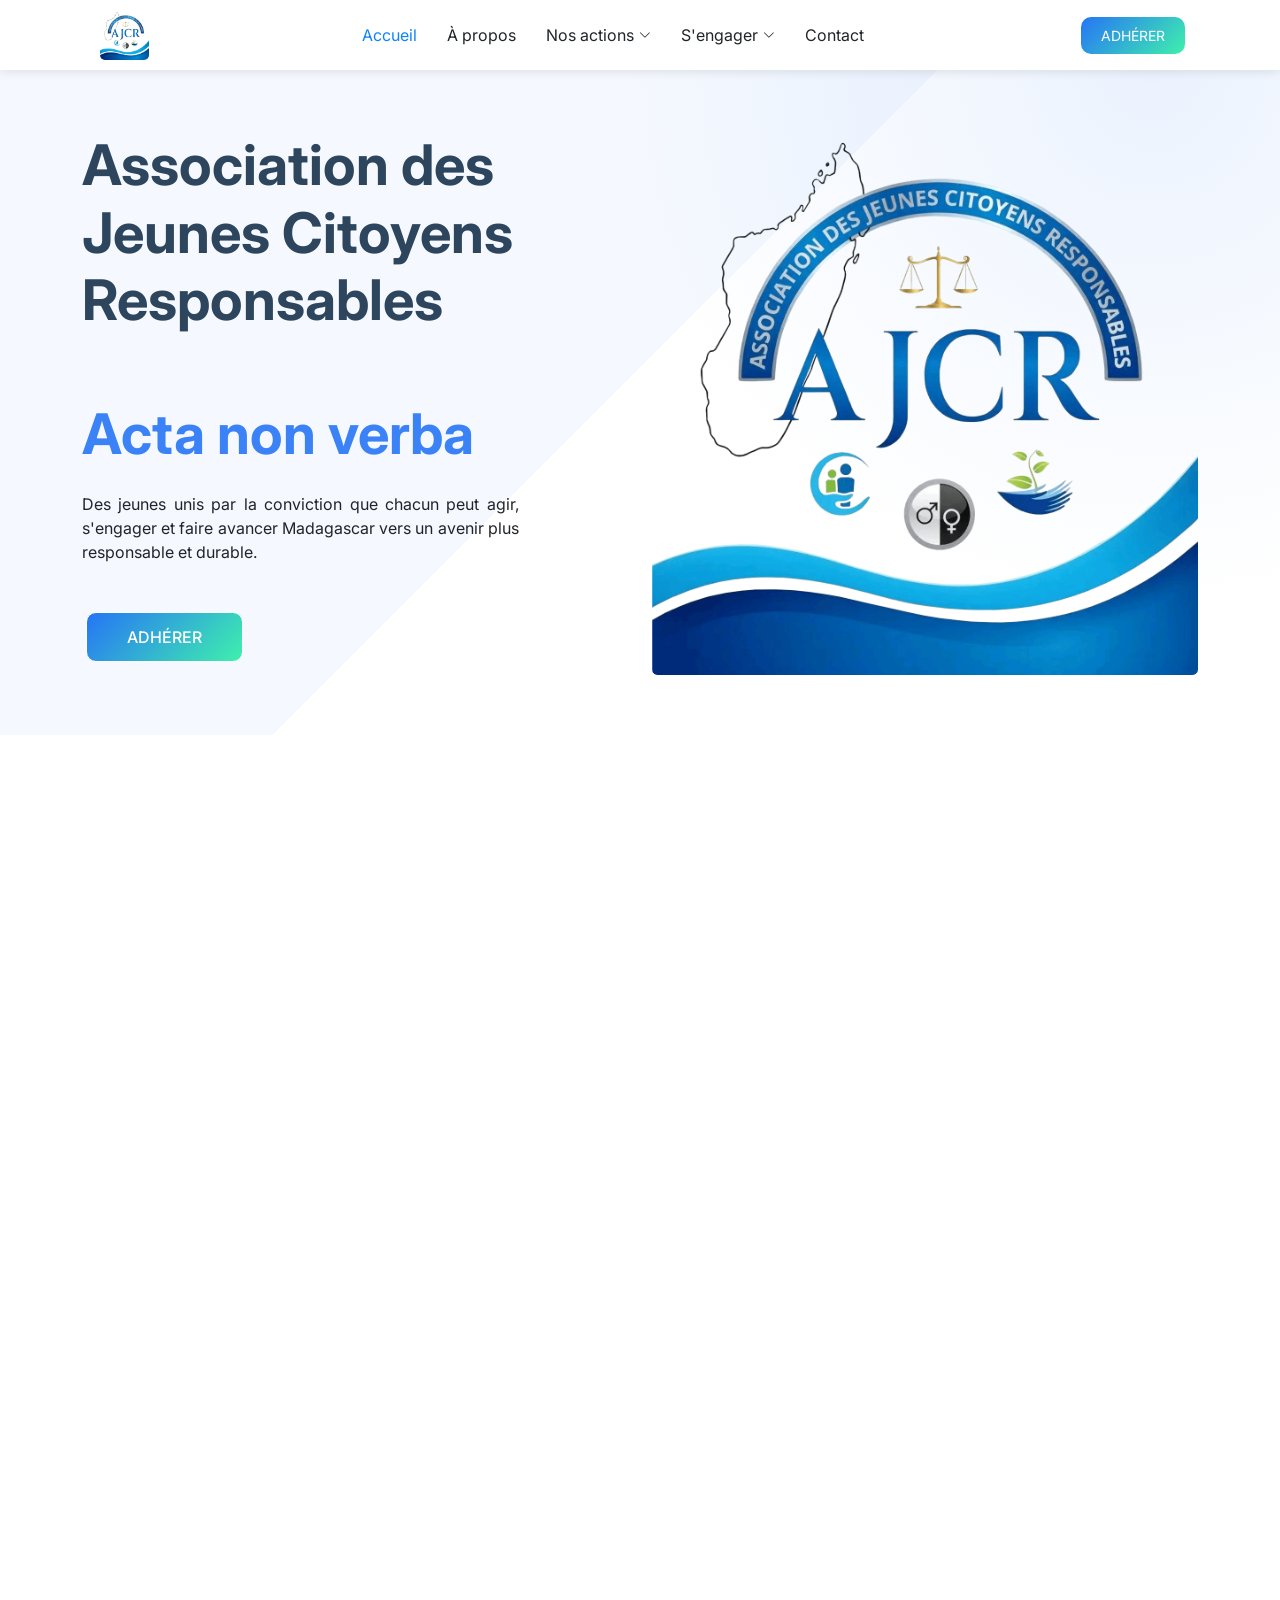
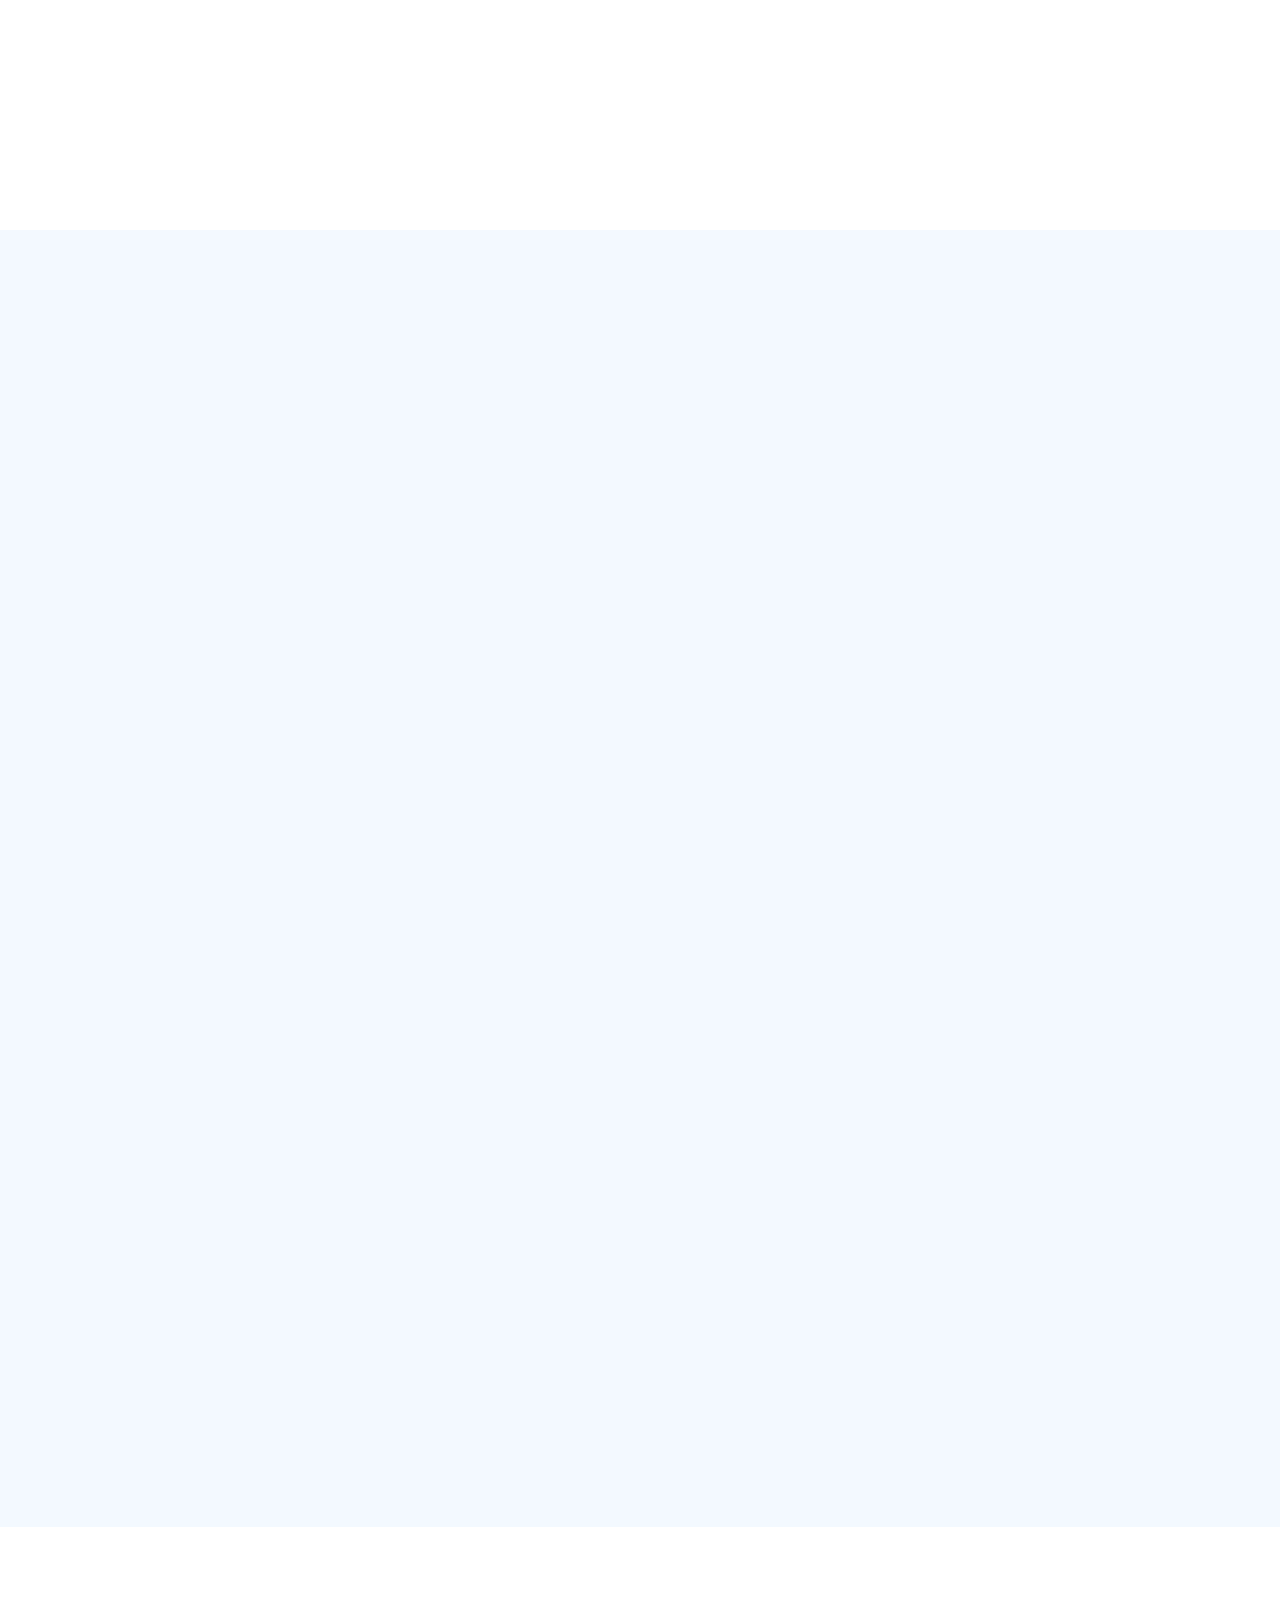
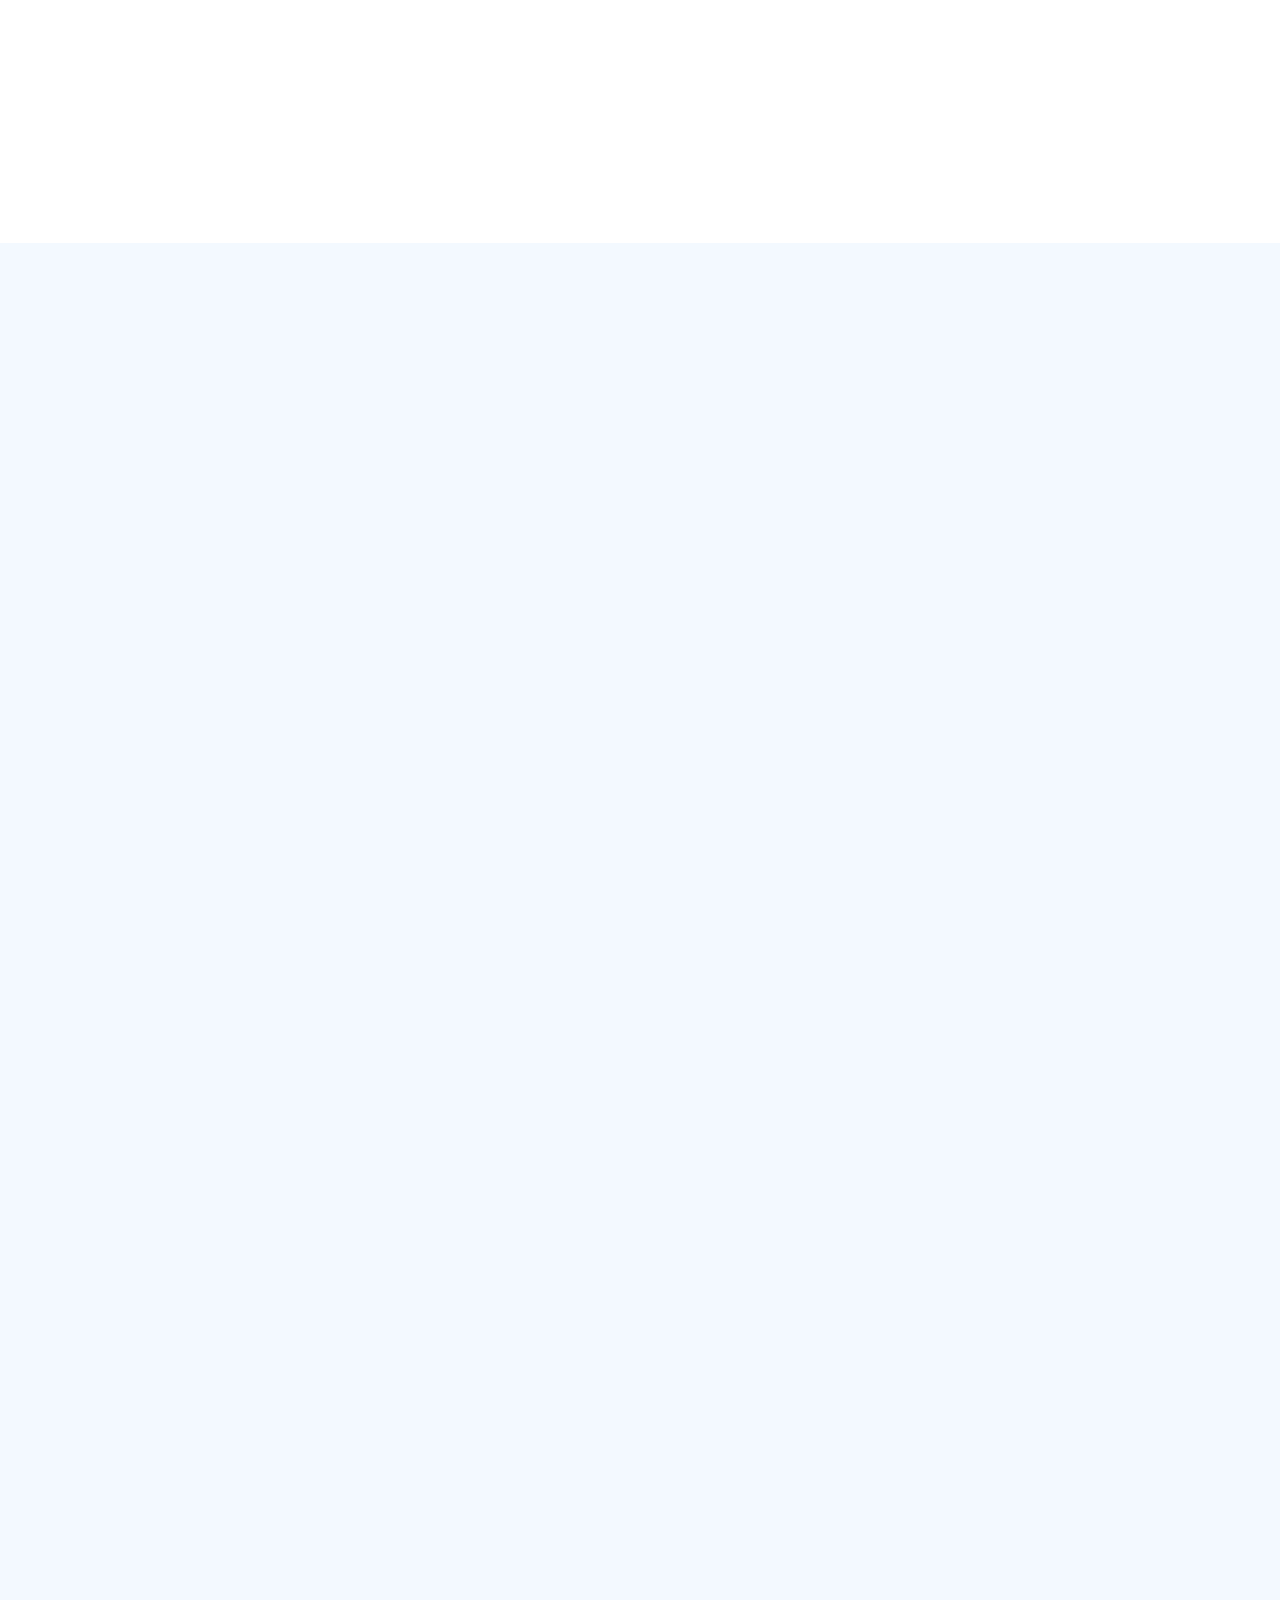
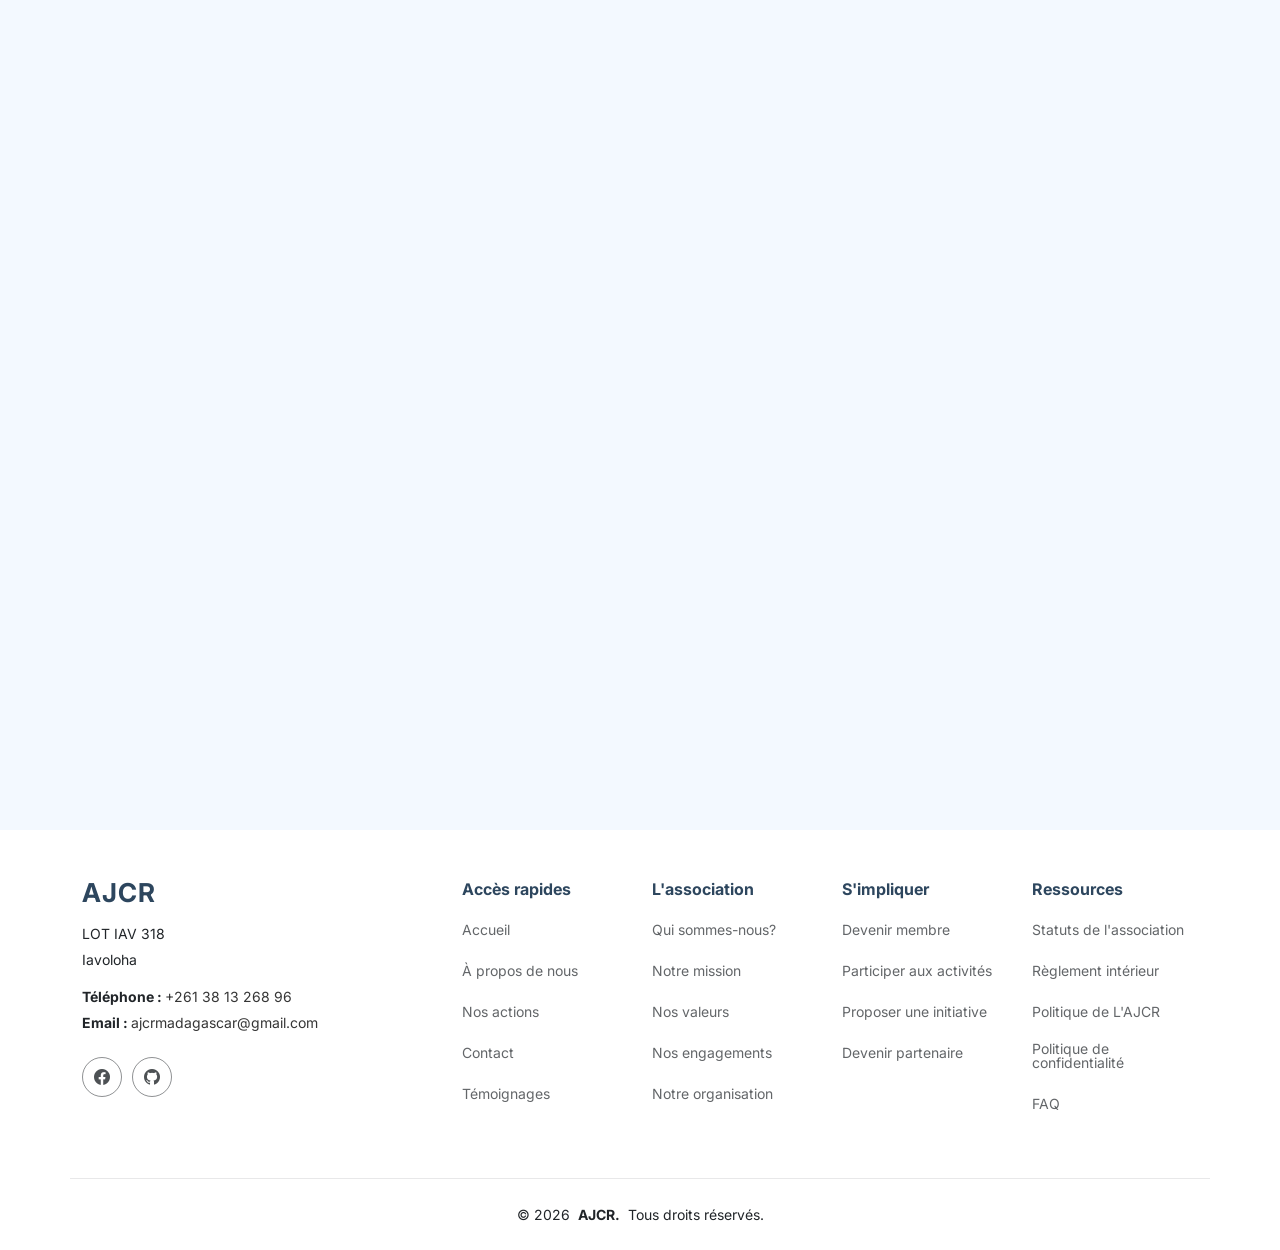
<file: index.html>
<!DOCTYPE html>
<html lang="fr">

<head>
  <meta charset="utf-8">
  <meta content="width=device-width, initial-scale=1.0" name="viewport">
  <title>Association des Jeunes Citoyens Responsables</title>
  <meta name="description"
    content="AJCR est une association de jeunes citoyen responsables à Madagascar, engagée dans le leadership, le civisme et le développement personnel à travers des actions concrétes et impactantes.">
  <meta name="keywords"
    content="AJCR, association, des, jeunes, citoyens, responsables, engagement citoyen, leadership">

  <!-- Favicons -->
  <link rel="icon" type="image/png" href="favicon-96x96.png" sizes="96x96" />
  <link rel="icon" type="image/svg+xml" href="favicon.svg" />
  <link rel="shortcut icon" href="favicon.ico" />
  <link rel="apple-touch-icon" sizes="180x180" href="apple-touch-icon.png" />
  <meta name="apple-mobile-web-app-title" content="ajcr" />
  <link rel="manifest" href="site.webmanifest" />

  <!-- Fonts -->
  <link href="https://fonts.googleapis.com" rel="preconnect">
  <link href="https://fonts.gstatic.com" rel="preconnect" crossorigin>
  <link href="https://fonts.googleapis.com/css2?family=Inter:wght@300;400;600,700&display=swap" rel="stylesheet">

  <!--  fichier bootstrap -->
  <link href="assets/vendor/bootstrap/css/bootstrap.min.css" rel="stylesheet">
  <link href="assets/vendor/bootstrap-icons/bootstrap-icons.css" rel="stylesheet">
  <link href="assets/vendor/aos/aos.css" rel="stylesheet">
  <link href="assets/vendor/glightbox/css/glightbox.min.css" rel="stylesheet">
  <link href="assets/vendor/swiper/swiper-bundle.min.css" rel="stylesheet">

  <!-- fichier main.css -->
  <link href="assets/css/main.css" rel="stylesheet">

  <!-- Google tag (gtag.js) -->
  <script async src="https://www.googletagmanager.com/gtag/js?id=G-Y91KT4B590"></script>
  <script>
    window.dataLayer = window.dataLayer || [];
    function gtag() { dataLayer.push(arguments); }
    gtag('js', new Date());

    gtag('config', 'G-Y91KT4B590');
  </script>

  <!-- ==============================================================
  le site officielle de l'association des jeunees citoyen responsable 
  =============================================================== -->
</head>

<body class="index-page">

  <header id="header" class="header fixed-top">
    <div class="header-container container-fluid container-xl">

      <a href="index.html" class="logo me-auto me-xl-0">
        <img class="navbar-image" src="assets/img/ajcr2.png" alt="">
      </a>

      <nav id="Menu-de-navigation" class="Menu-de-navigation">
        <ul>
          <li><a href="#hero" class="active">Accueil</a></li>
          <li><a href="#A-propos">À propos</a></li>
          <li class="dropdown">
            <a href="#Nos-actions"><span>Nos actions</span><i class="bi bi-chevron-down toggle-dropdown"></i></a>
            <ul>
              <li><a href="#features-2">Champs d'action</a></li>
              <li><a href="section-details.html">Voir les Sections</a></li>
            </ul>
          </li>
          <li class="dropdown"><a href="#"><span>S'engager</span><i class="bi bi-chevron-down toggle-dropdown"></i></a>
            <ul>
              <li><a href="#Nos-engagenments">Nos engagements</a></li>
              <li class="dropdown"><a href="#Avec-nous"><span>Agir avec nous</span> <i
                    class="bi bi-chevron-down toggle-dropdown"></i></a>
                <ul>
                  <li><a href="https://forms.gle/aZLfjE8czCj9Nwq28">Participer aux activités</a></li>
                  <li><a href="https://forms.gle/UtaUMvUK39aXGhhe7">Proposer une initiative</a></li>
                  <li><a href="https://forms.gle/JMhozHPYaGedR1356">Devenir partenaire</a></li>
                </ul>
              </li>
            </ul>
          </li>
          <li><a href="#contact">Contact</a></li>
        </ul>
        <i class="mobile-nav-toggle d-xl-none bi bi-list"></i>
      </nav>
      <a class="btn-adhérer" id="btn-adhérer" href="https://forms.gle/XsCxbrKnExZRvkuF6">ADHÉRER</a>
    </div>
  </header>

  <main class="main">

    <!-- Début du modale -->
    <div id="file-modal">
      <div id="file-modal-div-2">
        <div id="file-modal-div-2-i">
          <h3 id="h3-modal">Fichiers à télécharger</h3>
          <i id="close-file-modal" class="bi bi-x"></i>
        </div>
        <div id="file-modal-div-2-content">
          <ul id="ul-modal">
            <li class="li-modal"><span class="li-modal-span"><i class="bi bi-filetype-pdf"></i> Statuts de l'association
              </span><a href="docs/Statut de l'ajcr.pdf" download="" class="btn-download" id="li-modal-a-1"><i
                  class="bi bi-download"></i> Télécharger</a></li>
            <li class="li-modal"><span class="li-modal-span"><i class="bi bi-filetype-pdf"></i> Règlement intérieur
              </span><a href="docs/REGLEMENT INTERIEUR DE L'AJCR.pdf" download="" class="btn-download"
                id="li-modal-a-2"><i class="bi bi-download"></i>
                Télécharger</a></li>
            <li class="li-modal"><span class="li-modal-span"><i class="bi bi-filetype-pdf"></i> Politique de L'AJCR
              </span><a href="docs/Politique de l'ajcr 2026.pdf" download="" class="btn-download" id="li-modal-a-3"><i
                  class="bi bi-download"></i> Télécharger</a></li>
          </ul>
        </div>
      </div>
    </div>
    <!-- fin du modale -->

    <!-- icône loader -->
    <div id="loader">
      <img src="loading-icon.png" alt="loading" class="loader-img">
    </div>

    <!-- notification dans aprés le loader -->
    <div id="notification" class="notif hidden"></div>
    <!-- fin de la notification -->
    <!-- fin de l'icône loader -->

    <!-- Section Accueil -->
    <section id="hero" class="hero section">
      <div class="container" data-aos="fade-up" data-aos-delay="100">
        <div class="row align-items-center">
          <!-- Déscription -->
          <div class="col-lg-6">
            <div class="hero-content" data-aos="fade-up" data-aos-delay="200">
              <h1 class="mb-4">
                Association des <br> Jeunes
                Citoyens <br>Responsables <br><br>
                <span class="accent-text">Acta non verba</span>
              </h1>
              <p class="mb-4 mb-md-5">
                Des jeunes unis par la conviction que chacun peut agir, s'engager et faire avancer Madagascar vers un
                avenir plus responsable et durable.</p>
              <div class="hero-buttons">
                <a href="https://forms.gle/XsCxbrKnExZRvkuF6" class="btn btn-primary me-0 me-sm-2 mx-1">ADHÉRER</a>
              </div>
            </div>
          </div>
          <!-- fin de la déscription -->
          <!-- image AJCR -->
          <div class="col-lg-6">
            <div class="hero-image" data-aos="zoom-out" data-aos-delay="300">
              <img src="assets/img/ajcr2.png" alt="logo de l'AJCR " class="img-fluid">
            </div>
          </div>
          <!-- fin de image AJCR -->
        </div>
      </div>
    </section>
    <!-- fin de la Section : Accueil -->
    <!-- Section : À Propos -->
    <section id="A-propos" class="about section">
      <!-- titre de la section -->
      <div class="container section-title" data-aos="fade-up">
        <h2><span class="allsection">À propos</span></h2>
        <p class="allsetcion-P">Découvrez notre identité et nos valeurs, et pourquoi nous agissons ensemble <br> pour
          un Madagascar durable. </p>
      </div>
      <!-- fin du titre de la section -->
      <div class="container" data-aos="fade-up" data-aos-delay="100">
        <!-- Début de la partie titre et déscription -->
        <div class="row gy-4 align-items-center justify-content-between">
          <div class="col-xl-5" data-aos="fade-up" data-aos-delay="200">
            <span class="about-meta">À PROPOS DE NOUS </span>
            <h2 class="about-title">L'Association des Jeunes Citoyens Responsables (AJCR)</h2>
            <p class="about-description">est une organisation malgache apolitique et à but non lucratif qui oeuvre pour
              former des jeunes engagés, responsables et conscients de leur rôle dans la société.</p>
            <p class="about-description">Elle encourage l'implication citoyenne et accompagne les jeunes dans leur
              développement, à travers des actions concrètes visant à créer un impact positif et durable au sein de la
              communauté.
            </p>
          </div>
          <div class="col-xl-6" data-aos="fade-up" data-aos-delay="300">
            <div class="image-wrapper">
              <div class="images position-relative" data-aos="zoom-out" data-aos-delay="400">
                <img src="assets/img/image-des-membres-de-AJCR.png" alt=""
                  class="img-fluid main-image rounded-4 glightbox">
              </div>
            </div>
          </div>
        </div>
        <!-- fin de la partie titre et déscription -->
        <!-- Section caractéristiques cartes -->
        <section id="features-cards" class="features-cards section">
          <div class="container">
            <div class="row gy-4">
              <!-- Début de la partie 1 du caractéristiques cartes -->
              <div class="col-xl-3 col-md-6" data-aos="zoom-in" data-aos-delay="100">
                <div class="feature-box orange">
                  <i class="bi bi-question-circle-fill"></i>
                  <h4>Qui nous sommes</h4>
                  <p> Nous sommes l'AJCR, une association malgache à but non lucratif qui encourage l'engagement citoyen
                    et le bénévolat.</p>
                  <a href="à-propos.html" class="feature-box-orange">En savoir plus </a>
                </div>
              </div>
              <!-- fin de la partie 1 du caractéristiques cartes -->
              <!-- Début de la partie 2 du caractéristiques cartes -->
              <div class="col-xl-3 col-md-6" data-aos="zoom-in" data-aos-delay="200">
                <div class="feature-box blue">
                  <i class="bi bi-bullseye"></i>
                  <h4>Notre mission</h4>
                  <p>Encourager des jeunes solidaires et engagés à agir concrètement pour améliorer et transformer leur
                    communauté.</p>
                  <a href="à-propos.html">En savoir plus</a>
                </div>
              </div>
              <!-- fin de la partie 2 du caractéristiques cartes -->
              <!-- Début de la partie 3 du caractéristiques cartes -->
              <div class="col-xl-3 col-md-6" data-aos="zoom-in" data-aos-delay="300">
                <div class="feature-box green">
                  <i class="bi bi-stars"></i>
                  <h4>Nos valeurs</h4>
                  <p>L'AJCR est guidée par des valeurs de civisme, d'éthique, de développement et d'inclusion. Ces
                    principe orientent toutes nos actions.</p>
                  <a href="à-propos.html">En savoir plus</a>
                </div>
              </div>
              <!-- fin de la partie 3 du caractéristiques cartes -->
              <!-- Début de la partie 4 du caractéristiques cartes -->
              <div class="col-xl-3 col-md-6" data-aos="zoom-in" data-aos-delay="400">
                <div class="feature-box red">
                  <i class="bi bi-eye-fill"></i>
                  <h4>Notre vision</h4>
                  <p>Inspirer et former des jeunes citoyens engagés, responsables et solidaires pour transformer
                    positivement leur environnement</p>
                  <a href="à-propos.html">En savoir plus</a>
                </div>
              </div>
              <!-- fin de la partie 4 du caractéristiques cartes-->
            </div>
          </div>
        </section>
        <!-- fin de la Section caractéristiques cartes -->
        <!-- Début de la partie gouvernance et transparence -->
        <!-- sous-titre de la section -->
        <div class="container section-subtitles" data-aos="fade-up">
          <h2><span>Une gouvernance responsable et transparente</span></h2>
          <p class="allsetcion-P">L'AJCR repose sur une organisation institutionnelle claire et rigoureuse :</p>
        </div>
        <!-- fin du sous-titre -->
        <!-- déscription de la sous-partie -->
        <div class="row stats-row gy-4 mt-5" data-aos="fade-up" data-aos-delay="500">
          <!-- L'Assemblée générale -->
          <div class="col-lg-6 col-md-6">
            <div class="resposable-item">
              <div class="resposable-icon">
                <i class="bi bi-people-fill"></i>
              </div>
              <div class="resposable-content">
                <h4>L'Assemblée Générale :</h4>
                <p class="mb-0">Organe souverain de décision</p>
              </div>
            </div>
          </div>
          <!-- fin -->
          <!-- Le conseil d'administration -->
          <div class="col-lg-6 col-md-6">
            <div class="resposable-item">
              <div class="resposable-icon">
                <i class="bi bi-briefcase-fill"></i>
              </div>
              <div class="resposable-content">
                <h4>Le Conseil d'Administration :</h4>
                <p class="mb-0">Organe d'orientation stratégique</p>
              </div>
            </div>
          </div>
          <!-- fin -->
          <!-- comité directeur et le bureau éxécutif -->
          <div class="col-lg-6 col-md-6">
            <div class="resposable-item">
              <div class="resposable-icon">
                <i class="bi bi-person-bounding-box"></i>
              </div>
              <div class="resposable-content">
                <h4>Le Comité Directeur et le Bureau Exécutif :</h4>
                <p class="mb-0">Organe de gestion opérationnelle</p>
              </div>
            </div>
          </div>
          <!-- fin -->
          <!-- la direction Générale des programmes -->
          <div class="col-lg-6 col-md-6">
            <div class="resposable-item">
              <div class="resposable-icon">
                <i class="bi bi-gear-fill"></i>
              </div>
              <div class="resposable-content">
                <h4>La Direction Générale des Programmes :</h4>
                <p class="mb-0">Moteur d'impulsion des projets</p>
              </div>
            </div>
          </div>
          <!-- fin -->
        </div>
        <!-- fin du sous-partie  -->
      </div>
    </section>
    <!-- fin de la Section : À Propos -->
    <!-- Section : Nos actions -->
    <section id="Nos-actions" class="features section">
      <!-- titre de la section  -->
      <div class="container section-title" data-aos="fade-up">
        <h2><span class="allsection">Nos actions</span></h2>
        <p class="allsection-P">Nous agissons avec responsabilité citoyenne pour contribuer activement au
          développement de notre société </p>
      </div>
      <!-- fin de la titre section -->
      <!-- Début de la sous-section 1 -->
      <div class="container">
        <div class="d-flex justify-content-center">
          <ul class="nav nav-tabs" data-aos="fade-up" data-aos-delay="100">
            <!-- Début -->
            <li class="nav-item">
              <a class="nav-link active show" data-bs-toggle="tab" data-bs-target="#features-tab-1">
                <h4>Impact</h4>
              </a>
            </li>
            <!-- fin -->
            <!-- Début -->
            <li class="nav-item">
              <a class="nav-link" data-bs-toggle="tab" data-bs-target="#features-tab-2">
                <h4>Citoyenneté</h4>
              </a>
            </li>
            <!-- fin -->
            <!-- Début -->
            <li class="nav-item">
              <a class="nav-link" data-bs-toggle="tab" data-bs-target="#features-tab-3">
                <h4>Solidarité</h4>
              </a>
            </li>
            <!-- fin -->
          </ul>
        </div>

        <div class="tab-content" data-aos="fade-up" data-aos-delay="200">
          <!-- Début -->
          <div class="tab-pane fade active show" id="features-tab-1">
            <div class="row">
              <div class="col-lg-6 order-2 order-lg-1 mt-3 mt-lg-0 d-flex flex-column justify-content-center">
                <h3>Jeune Citoyen(ne) d'Impact - Former pour transformer</h3>
                <p class="fst-italic tab-pane-p">Au coeur de notre engagement, le programme <span
                    class="span-déscription">"Jeune
                    Citoyen(ne) d'Impact"</span> vise à former une génération consciente, engagée et proactive.
                  à travers des ateliers, formations et Projets phares régionaux, nous aidons les jeunes à développer
                  leurs talents, leur leadership et leur sens du civisme.
                </p>
                <p class="tab-pane-p"><span class="span-déscription">Notre objectifs :</span> transformer les passions
                  en actions concrètes
                  pour un changement durable à Madagascar.</p>
              </div>
              <div class="col-lg-6 order-1 order-lg-2 text-center">
                <img src="assets/img/nos-actions/Image-Impact.png" alt="" class="img-fluid glightbox">
              </div>
            </div>
          </div>
          <!-- fin -->
          <!-- Début -->
          <div class="tab-pane fade" id="features-tab-2">
            <div class="row">
              <div class="col-lg-6 order-2 order-lg-1 mt-3 mt-lg-0 d-flex flex-column justify-content-center">
                <h3>Engagement Citoyen et Éthique Publique</h3>
                <p class="fst-italic tab-pane-p">
                  <span class="span-déscription">L'Association des Jeunes Citoyens Responsables</span>
                  promeut le civisme, le leadershipet l'éthique politique.
                </p>
                <p class="tab-pane-p">
                  Nous organisons des espaces d'échanges, de sensibilisations et de réflexion autour de la transparence,
                  de l'État de droit et de la responsabilité citoyenne. Parce que le changement commence par l'esprit,
                  nous encourageons une révolution pacifique fondée sur les valeurs, l'intégrité et l'amour du pays.
                </p>
              </div>
              <div class="col-lg-6 order-1 order-lg-2 text-center">
                <img src="assets/img/nos-actions/Image-citoyenneté.png" alt="" class="img-fluid glightbox">
              </div>
            </div>
          </div>
          <!-- fin -->
          <!-- Début -->
          <div class="tab-pane fade" id="features-tab-3">
            <div class="row">
              <div class="col-lg-6 order-2 order-lg-1 mt-3 mt-lg-0 d-flex flex-column justify-content-center">
                <h3>Solidarité, Environnement et Multiculturalisme</h3>
                <p class="fst-italic tab-pane-p">
                  Nous agissons pour un environnement sain et une société unie.
                  Nos initiatives incluent des actions écologiques, des projets solidaires et des activités valorisant
                  la diversité culturelle.
                </p>
                <p class="tab-pane-p">
                  À travers nos antennes régionales (Antananarivo et les provences), nous construisons un réseau de
                  jeunes citoyens responsables, capables d'impacter positivement leurs communautés.
                </p>
              </div>
              <div class="col-lg-6 order-1 order-lg-2 text-center">
                <img src="assets/img/nos-actions/Image-solidarité.png" alt="" class="img-fluid glightbox">
              </div>
            </div>
          </div>
          <!-- fin -->
        </div>
      </div>
      <!-- fin de la sous-section 1 -->
      <!-- division entre les deux parties de la même section la section nos action -->
      <div id="features-2" class="features-2 section">
        <!-- titre de la sous-partie -->
        <div id="section-subtitles" class="container section-subtitles" data-aos="fade-up">
          <h2><span>Nos domaines d'intervention</span></h2>
          <p class="allsetcion-P">Nous agissons à travers plusieurs axes stratégiques pour former des jeunes
            engagés, responsables et acteurs du changement. Chaque domaine reflète notre volonté d'avoir un impact
            concret et durable dans la société.</p>
        </div>
        <!-- fin du titre de la sous-partie -->
        <div class="container" data-aos="fade-up" data-aos-delay="100">
          <div class="row align-items-center">
            <div class="col-lg-4">
              <!-- Début de l'élément caractéristiques -->
              <div class="feature-item text-end mb-5" data-aos="fade-right" data-aos-delay="200">
                <div class="d-flex align-items-center justify-content-end gap-4">
                  <div class="feature-content">
                    <h3>Développement et épanouissement personnel</h3>
                    <p>Nous aidons les jeunes à révéler leur potentiel à travers le développement de leurs compétences,
                      leur confiance et leur esprit eutrepreneurial.</p>
                  </div>
                  <div class="feature-icon flex-shrink-0">
                    <svg class="svg-icon" xmlns="http://www.w3.org/2000/svg" viewBox="0 0 640 640">
                      <!--!Font Awesome Free 7.2.0 by @fontawesome - https://fontawesome.com License - https://fontawesome.com/license/free Copyright 2026 Fonticons, Inc.-->
                      <path fill="#3b82f6"
                        d="M224 32C254.9 32 280 57.1 280 88C280 118.9 254.9 144 224 144C193.1 144 168 118.9 168 88C168 57.1 193.1 32 224 32zM350.3 363.1L304 300.7L304 544L576 544C593.7 544 608 558.3 608 576C608 593.7 593.7 608 576 608L64 608C46.3 608 32 593.7 32 576C32 558.3 46.3 544 64 544L144 544L144 300.7L97.7 363.1C87.2 377.3 67.1 380.3 52.9 369.7C38.7 359.1 35.7 339.1 46.3 324.9L116.8 229.9C142 196 181.7 176 224 176C266.3 176 306 196 331.2 229.9L401.7 324.9C412.2 339.1 409.3 359.1 395.1 369.7C380.9 380.3 360.9 377.3 350.3 363.1zM240 544L240 416C240 407.2 232.8 400 224 400C215.2 400 208 407.2 208 416L208 544L240 544zM598.6 166.6C586.1 179.1 565.8 179.1 553.3 166.6L528 141.3L528 288C528 305.7 513.7 320 496 320C478.3 320 464 305.7 464 288L464 141.3L438.6 166.7C426.1 179.2 405.8 179.2 393.3 166.7C380.8 154.2 380.8 133.9 393.3 121.4L473.3 41.4C485.8 28.9 506.1 28.9 518.6 41.4L598.6 121.4C611.1 133.9 611.1 154.2 598.6 166.7z" />
                    </svg>
                  </div>
                </div>
              </div>
              <!-- fin de l'élément caractéristiques -->
              <!-- Début de l'élément caractéristiques -->
              <div class="feature-item text-end mb-5" data-aos="fade-right" data-aos-delay="300">
                <div class="d-flex align-items-center justify-content-end gap-4">
                  <div class="feature-content">
                    <h3>Civisme, leadership et citoyenneté</h3>
                    <p>Nous formons des citoyens conscients, engagés et capables de contribuer activement au
                      développement
                      de leur communauté.</p>
                  </div>
                  <div class="feature-icon flex-shrink-0">
                    <i class="bi bi-people-fill"></i>
                  </div>
                </div>
              </div>
              <!-- fin de l'élément caractéristiques -->
              <!-- Début de l'élément caractéristiques -->
              <div class="feature-item text-end" data-aos="fade-right" data-aos-delay="400">
                <div class="d-flex align-items-center justify-content-end gap-4">
                  <div class="feature-content">
                    <h3>Éthique politique, transparence et État de droit</h3>
                    <p>Nous promouvons les valeurs d'intégrité, de justice et de responsabilité pour une gouvernance
                      saine
                      et équitable.</p>
                  </div>
                  <div class="feature-icon flex-shrink-0">
                    <svg class="svg-icon" xmlns="http://www.w3.org/2000/svg" viewBox="0 0 640 640">
                      <!--!Font Awesome Free 7.2.0 by @fontawesome - https://fontawesome.com License - https://fontawesome.com/license/free Copyright 2026 Fonticons, Inc.-->
                      <path fill="#3b82f6"
                        d="M384 96L512 96C529.7 96 544 110.3 544 128C544 145.7 529.7 160 512 160L398.4 160C393.2 185.8 375.5 207.1 352 217.3L352 512L512 512C529.7 512 544 526.3 544 544C544 561.7 529.7 576 512 576L128 576C110.3 576 96 561.7 96 544C96 526.3 110.3 512 128 512L288 512L288 217.3C264.5 207 246.8 185.7 241.6 160L128 160C110.3 160 96 145.7 96 128C96 110.3 110.3 96 128 96L256 96C270.6 76.6 293.8 64 320 64C346.2 64 369.4 76.6 384 96zM439.6 384L584.4 384L512 259.8L439.6 384zM512 480C449.1 480 396.8 446 386 401.1C383.4 390.1 387 378.8 392.7 369L487.9 205.8C492.9 197.2 502.1 192 512 192C521.9 192 531.1 197.3 536.1 205.8L631.3 369C637 378.8 640.6 390.1 638 401.1C627.2 445.9 574.9 480 512 480zM126.8 259.8L54.4 384L199.3 384L126.8 259.8zM.9 401.1C-1.7 390.1 1.9 378.8 7.6 369L102.8 205.8C107.8 197.2 117 192 126.9 192C136.8 192 146 197.3 151 205.8L246.2 369C251.9 378.8 255.5 390.1 252.9 401.1C242.1 445.9 189.8 480 126.9 480C64 480 11.7 446 .9 401.1z"
                        ; />
                    </svg>
                  </div>
                </div>
              </div>
              <!-- fin de l'élément caractéristiques -->
            </div>

            <!-- Début collage L'AJCR -->
            <div class="col-lg-4" data-aos="zoom-in" data-aos-delay="200">
              <div class="phone-mockup text-center">
                <img src="assets/img/AJCR.png" alt="" class="img-fluid glightbox">
              </div>
            </div>
            <!-- la fin de l'image collage de l'AJCR -->

            <div class="col-lg-4">
              <!-- Début de l'élément caractéristiques -->
              <div class="feature-item mb-5" data-aos="fade-left" data-aos-delay="200">
                <div class="d-flex align-items-center gap-4">
                  <div class="feature-icon flex-shrink-0">
                    <i class="bi bi-recycle"></i>
                  </div>
                  <div class="feature-content">
                    <h3>Environnement sain et durable</h3>
                    <p>Nous sensibilisons et agissons pour la protection de l'environnement et la promotion de pratique
                      durables.</p>
                  </div>
                </div>
              </div>
              <!-- fin de l'élément caractéristiques -->
              <!-- Début de l'élément caractéristiques -->
              <div class="feature-item mb-5" data-aos="fade-left" data-aos-delay="300">
                <div class="d-flex align-items-center gap-4">
                  <div class="feature-icon flex-shrink-0">
                    <i class="bi bi-globe"></i>
                  </div>
                  <div class="feature-content">
                    <h3>Promotion du Multiculturalisme</h3>
                    <p>Nous valorisons la diversité culturelle et encourageons le vivre-ensemble dans le respect et la
                      solidarité.</p>
                  </div>
                </div>
              </div>
              <!-- fin de l'élément caractéristiques -->
              <!-- Début de l'élément caractéristiques -->
              <div class="feature-item" data-aos="fade-left" data-aos-delay="400">
                <div class="d-flex align-items-center gap-4">
                  <div class="feature-icon flex-shrink-0">
                    <i class="bi bi-briefcase-fill"></i>
                  </div>
                  <div class="feature-content">
                    <h3>Auto-création d'emploi</h3>
                    <p>Nous accompagnons les jeunes dans la création d'activités génératrices de revenus à travers
                      l'entrepreneuriat, afin de renforcer leur autonomie économique et leur insertion professionnelle.
                    </p>
                  </div>
                </div>
              </div>
              <!-- fin de l'élément caractéristiques -->
            </div>
          </div>
        </div>
      </div>
      <!-- fin de la division domaines d'intervention -->
      <!-- Voir les section-Section -->
      <div class="call-to-action section">
        <div class="container" data-aos="fade-up" data-aos-delay="100">
          <!-- debut -->
          <div class="row content justify-content-center align-items-center position-relative">
            <div class="col-lg-8 mx-auto text-center">
              <h2 class="display-4 mb-4">Nos piliers d'action, moteur de notre mission</h2>
              <p class="mb-4">Chaque section joue un rôle essentiel dans la mise en oeuvre de notre vision et de nos
                engagements.</p>
              <a href="section-details.html" class="btn btn-cta">Voir les sections</a>
            </div>

            <!-- Abstract Background Elements -->
            <div class="shape shape-1">
              <svg viewBox="0 0 200 200">
                <path
                  d="M63.5,-37.6C72.6,-21,63.4,5.1,49.7,29.1C36.1,53,18.1,74.7,-1.9,75.8C-21.9,77,-43.9,57.5,-58.1,33.2C-72.3,8.9,-78.8,-20.1,-67.8,-37.8C-56.8,-55.5,-28.4,-61.7,-0.6,-61.4C27.2,-61.1,54.5,-54.1,63.5,-37.6Z"
                  transform="translate(100 100)" />
              </svg>
            </div>

            <div class="shape shape-2">
              <svg viewBox="0 0 200 200">
                <path
                  d="M63.5,-37.6C72.6,-21,63.4,5.1,49.7,29.1C36.1,53,18.1,74.7,-1.9,75.8C-21.9,77,-43.9,57.5,-58.1,33.2C-72.3,8.9,-78.8,-20.1,-67.8,-37.8C-56.8,-55.5,-28.4,-61.7,-0.6,-61.4C27.2,-61.1,54.5,-54.1,63.5,-37.6Z"
                  transform="translate(100 100)" />
              </svg>
            </div>

            <!-- Dot Pattern Groups -->
            <div class="dots dots-1">
              <svg viewBox="0 0 100 100">
                <pattern id="dot-pattern" x="0" y="0" width="20" height="20" patternUnits="userSpaceOnUse">
                  <circle cx="2" cy="2" r="2" fill="currentColor"></circle>
                </pattern>
                <rect width="100" height="100" fill="url(#dot-pattern)"></rect>
              </svg>
            </div>

            <div class="dots dots-2">
              <svg viewBox="0 0 100 100">
                <pattern id="dot-pattern-2" x="0" y="0" width="20" height="20" patternUnits="userSpaceOnUse">
                  <circle cx="2" cy="2" r="2" fill="currentColor"></circle>
                </pattern>
                <rect width="100" height="100" fill="url(#dot-pattern-2)"></rect>
              </svg>
            </div>

            <div class="shape shape-3">
              <svg viewBox="0 0 200 200">
                <path
                  d="M43.3,-57.1C57.4,-46.5,71.1,-32.6,75.3,-16.2C79.5,0.2,74.2,19.1,65.1,35.3C56,51.5,43.1,65,27.4,71.7C11.7,78.4,-6.8,78.3,-23.9,72.4C-41,66.5,-56.7,54.8,-65.4,39.2C-74.1,23.6,-75.8,4,-71.7,-13.2C-67.6,-30.4,-57.7,-45.2,-44.3,-56.1C-30.9,-67,-15.5,-74,0.7,-74.9C16.8,-75.8,33.7,-70.7,43.3,-57.1Z"
                  transform="translate(100 100)">
                </path>
              </svg>
            </div>
          </div>
          <!-- fin -->
        </div>
      </div>
      <!-- fin de la partie : Voir les section-Section -->
      <!-- les  logos des Sections -->
      <div class="clients section">
        <div class="container" data-aos="fade-up" data-aos-delay="100">
          <div class="swiper init-swiper">
            <script type="application/json" class="swiper-config">
            {
              "loop": true,
              "speed": 600,
              "autoplay": {
                "delay": 3000
              },
              "slidesPerView": "auto",
              "pagination": {
                "el": ".swiper-pagination",
                "type": "bullets",
                "clickable": true
              },
              "breakpoints": {
                "320": {
                  "slidesPerView": 1,
                  "spaceBetween": 40
                },
                "480": {
                  "slidesPerView": 2,
                  "spaceBetween": 60
                },
                "640": {
                  "slidesPerView": 3,
                  "spaceBetween": 80
                },
                "992": {
                  "slidesPerView": 5,
                  "spaceBetween": 120
                }
              }
            }
          </script>
            <div class="swiper-wrapper align-items-center">
              <div class="swiper-slide"><img src="assets/img/sections/logos developpement personnel de l'AJCR.png"
                  class="img-fluid" alt=""></div>
              <div class="swiper-slide"><img src="assets/img/sections/section culturelle AJCR.png" class="img-fluid"
                  alt=""></div>
              <div class="swiper-slide"><img src="assets/img/sections/logo section environnement .png" class="img-fluid"
                  alt=""></div>
              <div class="swiper-slide"><img src="assets/img/sections/logos Etat de Droit.png" class="img-fluid" alt="">
              </div>
              <div class="swiper-slide"><img src="assets/img/sections/logo auto création d'emplois.png"
                  class="img-fluid" alt=""></div>
              <div class="swiper-slide"><img src="assets/img/sections/logo civisme.png" class="img-fluid" alt=""></div>
            </div>
            <div class="swiper-pagination"></div>
          </div>
        </div>
      </div>
      <!-- fin de la partie : logos des Sections -->
    </section>
    <!-- /Features Section -->
    <!-- Témoignages Section -->
    <section id="Témoignages" class="testimonials section light-background">
      <!-- titre de la section -->
      <div class="container section-title" data-aos="fade-up">
        <h2><span class=" allsection">Témoignages</span></h2>
        <p class="allsection-P">Découvrez les voix des responsables qui portent la vision, structurent nos actions et
          <br> guident le développement de notre association.
        </p>
      </div>
      <!-- fin de la section : titre de la section -->
      <div class="container">

        <div class="row g-5">
          <!-- Début Partie 1 témoignages -->
          <div class="col-lg-6" data-aos="fade-up" data-aos-delay="100">
            <div class="testimonial-item">
              <svg class="quote-bg" xmlns="http://www.w3.org/2000/svg" viewBox="220 152 180 630"><!--!Font Awesome Free
                  v7.2.0 by @fontawesome - https://fontawesome.com License -
                  https://fontawesome.com/license/free Copyright 2026 Fonticons, Inc.-->
                <defs>
                  <linearGradient id="blobGradient" x1="0%" y1="0%" x2="100%" y2="100%">
                    <stop offset="0%" stop-color="#3b82f6" />
                    <stop offset="100%" stop-color="#6df5c1" />
                  </linearGradient>
                </defs>
                <defs>
                  <filter id="blurArea" x1="10%" y1="0%">
                    <feGaussianBlur stdDeviation="1" />
                  </filter>
                </defs>
                <path d="M544
                  360C544 426.3 490.3 480 424 480L416 480C398.3 480 384 465.7 384 448C384 430.3 398.3
                  416 416 416L424 416C454.9 416 480 390.9 480 360L480 352L416 352C380.7 352 352 323.3
                  352 288L352 224C352 188.7 380.7 160 416 160L480 160C515.3 160 544 188.7 544 224L544
                  360zM288 360C288 426.3 234.3 480 168 480L160 480C142.3 480 128 465.7 128 448C128
                  430.3 142.3 416 160 416L168 416C198.9 416 224 390.9 224 360L224 352L160 352C124.7 352
                  96 323.3 96 288L96 224C96 188.7 124.7 160 160 160L224 160C259.3 160 288 188.7 288
                  224L288 360z" fill="url(#blobGradient)" filter="url(#blurArea)" />
              </svg>
              <img src="assets/img/témoignages/Rabenilaina Safidy Antonio.jpg" class="testimonial-img" alt="">
              <h3>Rabenilaina Safidy Antonio</h3>
              <h4>Président</h4>
              <p>
                <i class="bi bi-quote quote-icon-left"></i>
                À travers l'AJCR, j'ai eu des expériences que mille livres de leadership ne m'aurait pas donné en
                un an. Ces expériences vécues avec tous mes compagnons d'engagement m'ont forgé et m'ont poussé à plus
                acter pour que tout le monde puisse sourire dans un monde ou le combat doit être mené dans la
                fratérnité. Cette année au sein de l'association m'a fait comprendre : l'humanité, l'humilité, la
                persévérance, l'indépendance émotionnelle et surtout l'amour et la foi.
                <span class="collapse" id="lire-la-suite">
                  Que Dieu fasse que tout le
                  monde soit toujours responsable selon les passions et les charismes, et que la grande famille de
                  l'AJCR qui est en train de grandir apporte un changement palpable pour 2026, et au-delà. Qu'avec
                  notre
                  responsablilité, partout, nous apportons le changement et le sourire.
                </span>
                <a data-bs-toggle="collapse" href="#lire-la-suite" class="toggle-text">...Voir plus</a>
                <i class="bi bi-quote quote-icon-right"></i>
              </p>
            </div>
          </div>
          <!-- fin partie 1 Témoignages -->
          <!-- Début Partie 2 témoignages -->
          <div class="col-lg-6" data-aos="fade-up" data-aos-delay="300">
            <div class="testimonial-item">
              <svg class="quote-bg" xmlns="http://www.w3.org/2000/svg" viewBox="220 152 180 630"><!--!Font Awesome Free
                  v7.2.0 by @fontawesome - https://fontawesome.com License -
                  https://fontawesome.com/license/free Copyright 2026 Fonticons, Inc.-->
                <defs>
                  <linearGradient id="blobGradient" x1="0%" y1="0%" x2="100%" y2="100%">
                    <stop offset="0%" stop-color="#3b82f6" />
                    <stop offset="100%" stop-color="#6df5c1" />
                  </linearGradient>
                </defs>
                <defs>
                  <filter id="blurArea" x1="10%" y1="0%">
                    <feGaussianBlur stdDeviation="4" />
                  </filter>
                </defs>
                <path d="M544
                  360C544 426.3 490.3 480 424 480L416 480C398.3 480 384 465.7 384 448C384 430.3 398.3
                  416 416 416L424 416C454.9 416 480 390.9 480 360L480 352L416 352C380.7 352 352 323.3
                  352 288L352 224C352 188.7 380.7 160 416 160L480 160C515.3 160 544 188.7 544 224L544
                  360zM288 360C288 426.3 234.3 480 168 480L160 480C142.3 480 128 465.7 128 448C128
                  430.3 142.3 416 160 416L168 416C198.9 416 224 390.9 224 360L224 352L160 352C124.7 352
                  96 323.3 96 288L96 224C96 188.7 124.7 160 160 160L224 160C259.3 160 288 188.7 288
                  224L288 360z" fill="url(#blobGradient)" filter="url(#blurArea)" />
              </svg>
              <img src="assets/img/témoignages/LOVANIAINA Gaël.jpg" class="testimonial-img" alt="">
              <h3><br> LOVANIAINA Gaël</h3>
              <h4>Directeur Général de Programme</h4>
              <p>
                <i class="bi bi-quote quote-icon-left"></i>
                L'AJCR m'a appris un chose essentielle: on ne devient pas leader quand tout est facile, mais quand
                on choisit de tenir malgré les difficultés. Quand j'ai commencé comme responsable de section, je
                doutais. J'apprenais. Je me trompais parfois. Mais je continuais, parce que je croyais profondément au
                potentiel des jeunes et à leur capacité à se construire par l'action. En devenant coordonnateur
                général, la responsabilité a pris une autre dimension. Il ne s'agissait plus seulement d'organiser ou
                de décider, mais de porter une vision commune, d'assumer les choix et d'avancer même dans le silence,
                même dans l'incertitude.
                <span class="collapse" id="lire-la-suite-3">
                  L'AJCR ne m'a pas
                  simplement fait grandir. Elle m'a appris à rester droit,
                  lucide et engagé, même quand le chemin est exigeant. Et la leçon que je retiens aujourd'hui est
                  claire: quand on responsabilise les jeunes, ils ne subissent plus l'avenir... ils le
                  construisent.
                </span>
                <a data-bs-toggle="collapse" href="#lire-la-suite-3" class="toggle-text">...Voir plus</a>
                <i class="bi bi-quote quote-icon-right"></i>
              </p>
            </div>
          </div>
          <!-- fin partie 2 Témoignages -->
          <!-- Début Partie 3 témoignages -->
          <div class="col-lg-6" data-aos="fade-up" data-aos-delay="400">
            <div class="testimonial-item">
              <svg class="quote-bg" xmlns="http://www.w3.org/2000/svg" viewBox="220 152 180 630"><!--!Font Awesome Free
                  v7.2.0 by @fontawesome - https://fontawesome.com License -
                  https://fontawesome.com/license/free Copyright 2026 Fonticons, Inc.-->
                <defs>
                  <linearGradient id="blobGradient" x1="0%" y1="0%" x2="100%" y2="100%">
                    <stop offset="0%" stop-color="#3b82f6" />
                    <stop offset="100%" stop-color="#6df5c1" />
                  </linearGradient>
                </defs>
                <defs>
                  <filter id="blurArea" x1="10%" y1="0%">
                    <feGaussianBlur stdDeviation="4" />
                  </filter>
                </defs>
                <path d="M544
                  360C544 426.3 490.3 480 424 480L416 480C398.3 480 384 465.7 384 448C384 430.3 398.3
                  416 416 416L424 416C454.9 416 480 390.9 480 360L480 352L416 352C380.7 352 352 323.3
                  352 288L352 224C352 188.7 380.7 160 416 160L480 160C515.3 160 544 188.7 544 224L544
                  360zM288 360C288 426.3 234.3 480 168 480L160 480C142.3 480 128 465.7 128 448C128
                  430.3 142.3 416 160 416L168 416C198.9 416 224 390.9 224 360L224 352L160 352C124.7 352
                  96 323.3 96 288L96 224C96 188.7 124.7 160 160 160L224 160C259.3 160 288 188.7 288
                  224L288 360z" fill="url(#blobGradient)" filter="url(#blurArea)" />
              </svg>
              <img src="assets/img/témoignages/RAKOTONIRINA Alain Sedra.jpg" class="testimonial-img" alt="">
              <h3>RAKOTONIRINA Alain Sedra</h3>
              <h4>Responsable Communication externe</h4>
              <p>
                <i class="bi bi-quote quote-icon-left"></i>
                Et oui, c'est vraiment une association des jeunes responsables parce que c'est la toute première
                fois dans ma vie que j'ai effectué des dons, des sensibilisations, etc..., et tout ça grâce à L'AJCR.
                Je suis tellement sûre que je ne ferai jamais des sensibilisations dans les sociétés si j'étais pas
                dans une association comme celle-ci. Pendant une année de travail, l'association m'a permis de prendre
                des responsabilités pour le bien de tous mais surtout pour moi dans ma futur vie professionnelle. A
                travers notre association bien aimée, on a pu visité le tribunal de Première instance, l'Assemblée
                Nationale pour nous informer le fonctionnement
                <span class="collapse" id="lire-la-suite-4">
                  de ces institutions, des écoles primaires publliques et
                  des lycées,... pour nous donner l'occasion de parler et de donner des conseils aux jeunes étudiants.
                  Cette année avec l'AJCR était vraiment enrichissante. Ce n'était pas du tout un regret de l'avoir
                  choisie comme association non seulement pour l'acquisition de l'UE libre mais pour l'avenir de chacun
                  à devenir responsable dans son entourrage. Milles mercis à tous les comités exécutifs, les bureaux et
                  surtout les membres actifs de L'AJCR.
                </span>
                <a data-bs-toggle="collapse" href="#lire-la-suite-4" class="toggle-text">...Voir plus</a>
                <i class="bi bi-quote quote-icon-right"></i>
              </p>
            </div>
          </div>
          <!-- fin Partie 3 Témoignages -->
        </div>
      </div>
    </section>
    <!-- fin de la section Témoignages -->
    <!-- début de la section statistique -->
    <section id="stats" class="stats section">
      <!-- Partie statistique -->
      <div class="container" data-aos="fade-up" data-aos-delay="100">
        <div class="row gy-4">
          <!-- début de la sous-partie statistique Membre -->
          <div class="col-lg-3 col-md-6">
            <div class="stats-item text-center w-100 h-100">
              <span data-purecounter-start="0" data-purecounter-end="300" data-purecounter-duration="2"
                class="purecounter"></span>
              <p>Membres</p>
            </div>
          </div>
          <!-- fin de la sous-partie statistique Membre-->
          <!-- Début de la sous-partie statistique Responsables -->
          <div class="col-lg-3 col-md-6">
            <div class="stats-item text-center w-100 h-100">
              <span data-purecounter-start="0" data-purecounter-end="20" data-purecounter-duration="2"
                class="purecounter"></span>
              <p>Responsables</p>
            </div>
          </div>
          <!-- fin de la sous-partie statistique Responsables -->
          <!-- Début de la sous-partie statistique bénévoles -->
          <div class="col-lg-3 col-md-6">
            <div class="stats-item text-center w-100 h-100">
              <span data-purecounter-start="0" data-purecounter-end="122" data-purecounter-duration="2"
                class="purecounter"></span>
              <p>Bénévoles / staff</p>
            </div>
          </div>
          <!-- fin de la sous-partie statistique bénévoles -->
          <!-- Début de la sous-partie Projets -->
          <div class="col-lg-3 col-md-6">
            <div class="stats-item text-center w-100 h-100">
              <span data-purecounter-start="0" data-purecounter-end="5" data-purecounter-duration="2"
                class="purecounter"></span>
              <p>Projets</p>
            </div>
          </div>
          <!-- fin de la sous-partie statistique Projets -->
        </div>
      </div>
      <!-- fin de la partie statistique -->
    </section>
    <!-- fin de la section statistique -->
    <!--  Section Nos engagements -->
    <section id="Nos-engagenments" class="services section light-background">

      <!-- titre : Nos engagements -->
      <div class="container section-title" data-aos="fade-up">
        <h2><span class=" allsection">Nos engagements</span></h2>
        <p class="allsection-P">Nos engagements traduisent notre volonté d'agir avec responsabilité, éthique et <br>
          transparence au service de l'intérêt collectif.</p>
      </div>
      <!-- fin de la sous-section titre : Nos engagements -->
      <!-- début -->
      <div class="container" data-aos="fade-up" data-aos-delay="100">
        <div class="row g-4">
          <!-- Début -->
          <div class="col-lg-6" data-aos="fade-up" data-aos-delay="100">
            <div class="service-card d-flex">
              <div class="icon flex-shrink-0">
                <i class="bi bi-graph-up-arrow"></i>
              </div>
              <div>
                <h3>Engagement pour le Développement et l'Epanouissement Personnel</h3>
                <p>Nous nous engageons à révéler le potentiel latent de chaque jeune en transformant ses talents,
                  passions et compétences en véritables leviers d'engagement citoyen.</p>
                <a href="à-propos.html#Engagement" class="read-more">Lire la suite <i class="bi bi-arrow-right"></i></a>
              </div>
            </div>
          </div>
          <!-- fin -->
          <!-- Début -->
          <div class="col-lg-6" data-aos="fade-up" data-aos-delay="200">
            <div class="service-card d-flex">
              <div class="icon flex-shrink-0">
                <i class="bi bi-award"></i>
              </div>
              <div>
                <h3>Engagement pour le Civisme, le Leadership et la Citoyenneté</h3>
                <p>Nous croyons qu'un pays se transforme lorsque ces citoyens décident d'agir avec responsabilité.</p>
                <a href="à-propos.html#Engagement" class="read-more">Lire la suite <i class="bi bi-arrow-right"></i></a>
              </div>
            </div>
          </div>
          <!-- fin -->
          <!-- Début -->
          <div class="col-lg-6" data-aos="fade-up" data-aos-delay="300">
            <div class="service-card d-flex">
              <div class="icon flex-shrink-0">
                <i class="bi bi-shield-check"></i>
              </div>
              <div>
                <h3>Engagement pour l'Ethique, la Transparence et l'Etat de Droit</h3>
                <p>Fidèle à ses statuts, l'AJCR est indépendante de toute affiliation politique ou confessionnelle. Nous
                  faisons de l'éthique une éxigence et non une option.</p>
                <a href="à-propos.html#Engagement" class="read-more">Lire la suite <i class="bi bi-arrow-right"></i></a>
              </div>
            </div>
          </div>
          <!-- fin -->
          <!-- Début -->
          <div class="col-lg-6" data-aos="fade-up" data-aos-delay="400">
            <div class="service-card d-flex">
              <div class="icon flex-shrink-0">
                <i class="bi bi-globe2"></i>
              </div>
              <div>
                <h3>Engagement pour un Environnement Durable et le Multiculturalisme</h3>
                <p>Nous considérons que le développement ne peut être durable sans respect de l'environnement et
                  ouverture à la diversité culturelle.</p>
                <a href="à-propos.html#Engagement" class="read-more">Lire la suite <i class="bi bi-arrow-right"></i></a>
              </div>
            </div>
          </div>
          <!-- fin -->
        </div>
      </div>
      <!-- fin de la section -->
      <!-- Section Mobilisation -->
      <div id="Avec-nous" class="Mobilisation section light-background">

        <!-- titre de la section -->
        <div class="container section-title" data-aos="fade-up">
          <h2><span class=" allsection">Avec l'AJCR</span></h2>
          <p class="allsection-P">Participez, proposez ou soutenez nos actions pour construire une communauté
            responsable et engagée.</p>
        </div>
        <!-- fin du sous-section titre de la section -->
        <!-- début de la section -->
        <div class="container" data-aos="fade-up" data-aos-delay="100">
          <div class="row g-4 justify-content-center">

            <!-- Participez-->
            <div class="col-lg-4" data-aos="fade-up" data-aos-delay="100">
              <div class="Mobilisation-card">
                <div class="popular-badge-0"><i class="bi bi-people-fill"></i></div>
                <div class="price">
                  <span class="amount">Participer aux activités</span>
                </div>
                <p class="description">Rejoignez nos actions concrètes sur le terrain! Participez aux ateliers, projets
                  communautaires, programmes éducatifs et événements organisés par l'AJCR pour avoir un impact réel dans
                  votre communauté. Chaque engagement fait la différence.</p>
                <p class="description"><span class="span-déscription">Participer maintenant :</span><br> inscrivez-vous
                  aux activités via notre formulaire
                  en ligne ou Rejoignez-nous directement lors de nos événements.</p>
                <a href="https://forms.gle/aZLfjE8czCj9Nwq28" class="btn btn-primary">
                  Participer
                  <i class="bi bi-arrow-right"></i>
                </a>
              </div>
            </div>
            <!-- fin de la sous-section paricipez -->
            <!-- Initiative -->
            <div class="col-lg-4" data-aos="fade-up" data-aos-delay="200">
              <div class="Mobilisation-card popular">
                <div class="popular-badge"><i class="bi bi-lightbulb-fill"></i></div>
                <div class="price">
                  <span class="amount">Proposer une initiative</span>
                </div>
                <p class="description">Vous avez une idée ou un projet qui peut améliorer votre environnement ou celui
                  de
                  vos pairs? L'AJCR encourage les jeunes à soumettre leurs initiatives pour les transformer en actions
                  concrètes. Votre créativité et votre engagement peuvent inspirer toute la communauté.</p>
                <p class="description"><span class="span-déscription">Proposez un projet :</span><br> Proposez votre
                  projet en remplissant notre
                  formulaire d'initiative et collaborons ensemble pour le réaliser.</p>
                <a href="https://forms.gle/UtaUMvUK39aXGhhe7" class="btn btn-light">
                  Proposer
                  <i class="bi bi-arrow-right"></i>
                </a>
              </div>
            </div>
            <!-- fin de la sous-section initiative -->
            <!-- Partenariat-->
            <div class="col-lg-4" data-aos="fade-up" data-aos-delay="300">
              <div class="Mobilisation-card">
                <div class="popular-badge-0">
                  <svg class="svg-icon-1" xmlns="http://www.w3.org/2000/svg"
                    viewBox="0 0 640 640"><!--!Font Awesome Free v7.2.0 by @fontawesome - https://fontawesome.com License - https://fontawesome.com/license/free Copyright 2026 Fonticons, Inc.-->
                    <path fill="#fff"
                      d="M300.9 149.2L184.3 278.8C179.7 283.9 179.9 291.8 184.8 296.7C215.3 327.2 264.8 327.2 295.3 296.7L327.1 264.9C331.3 260.7 336.6 258.4 342 258C348.8 257.4 355.8 259.7 361 264.9L537.6 440L608 384L608 96L496 160L472.2 144.1C456.4 133.6 437.9 128 418.9 128L348.5 128C347.4 128 346.2 128 345.1 128.1C328.2 129 312.3 136.6 300.9 149.2zM148.6 246.7L255.4 128L215.8 128C190.3 128 165.9 138.1 147.9 156.1L144 160L32 96L32 384L188.4 514.3C211.4 533.5 240.4 544 270.3 544L286 544L279 537C269.6 527.6 269.6 512.4 279 503.1C288.4 493.8 303.6 493.7 312.9 503.1L353.9 544.1L362.9 544.1C382 544.1 400.7 539.8 417.7 531.8L391 505C381.6 495.6 381.6 480.4 391 471.1C400.4 461.8 415.6 461.7 424.9 471.1L456.9 503.1L474.4 485.6C483.3 476.7 485.9 463.8 482 452.5L344.1 315.7L329.2 330.6C279.9 379.9 200.1 379.9 150.8 330.6C127.8 307.6 126.9 270.7 148.6 246.6z" />
                  </svg>
                </div>
                <div class="price">
                  <span class="amount">Devenir partenaire</span>
                </div>
                <p class="description">Entreprises, associations ou institutions, vous pouvez soutenir notre mission en
                  devenant partenaire de L'AJCR. Votre appui financier, matériel ou logistique contribue à amplifier nos
                  projets et à former des jeunes citoyens responsables et engagés.</p>
                <p class="description"><span class="span-déscription">Collaborer avec nous :</span><br> Contactez notre
                  équipe partenariat pour
                  discuter des possibilités de collaboration et de soutien.</p>
                <a href="https://forms.gle/JMhozHPYaGedR1356" class="btn btn-primary">
                  Soutenir
                  <i class="bi bi-arrow-right"></i>
                </a>
              </div>
            </div>
            <!-- fin de la sous-section Partenariat -->
          </div>
        </div>
        <!-- fin de la section -->
      </div>

    </section>
    <!--  fin de la section : Mobilisation -->
    <!-- Section FAQ -->
    <section class="faq-9 faq section light-background" id="faq">

      <div class="container">
        <div class="row">

          <div class="col-lg-5" data-aos="fade-up">
            <h2 class="faq-title">Une question ? Consultez notre <span class=" allsection">FAQ</span></h2>
            <p class="faq-description">La FAQ rassemble les questions que nous recevons le plus souvent. C'est un guide
              pratique pour vous aider à trouver facilement les informations dont vous avez besoin.</p>

            <div class="faq-arrow-1 d-none d-lg-block" data-aos="fade-up" data-aos-delay="200">
              <svg class="faq-arrow" viewBox="50 25 500 400" xmlns="http://www.w3.org/2000/svg">

                <!-- Gradient -->
                <defs>
                  <linearGradient id="blobGradient" x1="0%" y1="0%" x2="100%" y2="100%">
                    <stop offset="0%" stop-color="#3b82f6" />
                    <stop offset="100%" stop-color="#6df5c1" />
                  </linearGradient>

                  <!-- Masque -->
                  <mask id="mask">
                    <rect width="100%" height="100%" fill="white" />
                    <path d="M320,120
                            C380,150 420,220 390,300
                            C360,380 250,420 180,380
                            C110,340 100,260 140,200
                            C180,140 250,90 320,120Z" fill="black" />
                  </mask>
                </defs>

                <!-- Blob principal -->
                <path d="M320,120
                        C380,150 420,220 390,300
                        C360,380 250,420 180,380
                        C110,340 100,260 140,200
                        C180,140 250,90 320,120Z" fill="url(#blobGradient)" />

                <text x="260" y="295" text-anchor="middle" font-size="120" font-weight="bold" fill="white">?</text>

                <!-- Petits cercles -->
                <circle cx="360" cy="130" r="12" fill="#6df5c1" />
                <circle cx="230" cy="380" r="8" fill="#6df5c1" />
              </svg>
            </div>
          </div>

          <div class="col-lg-7" data-aos="fade-up" data-aos-delay="300">
            <div class="faq-container">
              <!-- Début -->
              <div class="faq-item faq-active">
                <h3>Comment puis-je devenir membre?</h3>
                <div class="faq-content">
                  <p>Pour devenir membre, il vous suffit de <span class="span-déscription">remplir notre formulaire
                      d'inscription en ligne</span>
                    et de suivre les instructions. Une fois validé, vous recevrez un email de confirmation.</p>
                </div>
                <i class="faq-toggle bi bi-chevron-right"></i>
              </div>
              <!-- fin-->
              <!-- Début -->
              <div class="faq-item">
                <h3>Puis-je faire du bénévolat?</h3>
                <div class="faq-content">
                  <p>Oui! Nous accueillons volontiers les bénévoles. Vous pouvez vous inscrire via notre page
                    <a href="#Avec-nous" class="span-déscription">"Participer aux activités"</a> et nous
                    indiquer vos disponibilités et
                    compétences.
                  </p>
                </div>
                <i class="faq-toggle bi bi-chevron-right"></i>
              </div>
              <!-- fin -->
              <!-- Début -->
              <div class="faq-item">
                <h3>Comment contacter l'association pour une question spécifique?</h3>
                <div class="faq-content">
                  <p>Vous pouvez nous contacter via notre <span class="span-déscription">formulaire de contact</span>
                    sur la page <a href="#contact" class="span-déscription">"Écrivez-nous"</a> ou par email à
                    <span class="span-déscription"><a
                        href="mailto:ajcrmadagascar@gmail.com">"ajcrmadagascar@gmail.com"</a></span>
                  </p>
                </div>
                <i class="faq-toggle bi bi-chevron-right"></i>
              </div>
              <!-- fin -->
              <!-- Début -->
              <div class="faq-item">
                <h3>Comment puis-je faire un don?</h3>
                <div class="faq-content">
                  <p>Vous pouvez soutenir L'AJCR en faisant un don financier ou matériel pour cela :
                    contactez directement le siège de l'association au <span class="span-déscription">
                      <a href="tel:+261381326896">+261 38 13 268 96</a></span> ou via l'adresse
                    e-mail officielle <span class="span-déscription">
                      <a href="mailto:ajcrmadagascar@gmail.com">"ajcrmadagascar@gmail.com".</a></span>
                    1-Indiquez le type de don que vous souhaitez faire (financier, matériel ou autre) et vos
                    coordonnées.
                    2-Le Bureau Exécutif vous guidera sur les modalités de transfert ou de remise du don.
                    tous les dons sont utilisés exclusivement pour soutenir les projets et activités de l'AJCR
                    conformément à ses statuts et à sa politique de transparence
                  </p>
                </div>
                <i class="faq-toggle bi bi-chevron-right"></i>
              </div>
              <!-- fin -->
              <!-- Début -->
              <div class="faq-item">
                <h3>Comment rester informé(e) des prochains événements?</h3>
                <div class="faq-content">
                  <p>Pour ne rien manquer des activités et évenements de l'AJCR, vous pouvez :
                    Suivre nos réseaux sociaux officiels où nous publions les actualités et les invitations aux
                    événements.
                    Ainsi, vous serez toujours au courant des activités, ateliers, etc...
                  </p>
                </div>
                <i class="faq-toggle bi bi-chevron-right"></i>
              </div>
              <!-- fin -->
              <!-- Début -->
              <div class="faq-item">
                <h3>Comment devenir partenaire ou sponsor de l'association?</h3>
                <div class="faq-content">
                  <p>Pour devenir partenaire ou sponsor de l'AJCR, consultez notre section <a href="#Avec-nous"
                      class="span-déscription">avec
                      l'AJCR</a>
                    vous y trouverez le formulaire de contact <a href="#Avec-nous" class="span-déscription">"Devenir
                      partenaire"</a> pour collaborer avec
                    nous.</p>
                </div>
                <i class="faq-toggle bi bi-chevron-right"></i>
              </div>
              <!-- fin -->
            </div>
          </div>

        </div>
      </div>
    </section>
    <!-- fin de la section FAQ-->
    <!-- Section : Ressources -->
    <section id="Ressources" class="Ressources section dark-background">
      <img src="assets/img/pexels-leeloothefirst-8970649.jpg" alt="">
      <div class="text-center">
        <div class="container">
          <div class="row justify-content-center" data-aos="zoom-in" data-aos-delay="100">
            <div class="col-xl-10">
              <h3>Ressources officielles</h3>
              <p>Accédez aux statuts, au règlement intérieur et aux documents importants qui encadrent les activités et
                les valeurs de notre association.</p>
              <!-- bouton pour ouvrir la modale -->
              <button id="show-files-btn" class="cta-btn">Accéder aux documents</button>
            </div>
          </div>
        </div>
      </div>
    </section>
    <!-- Fin de la Section : ressources -->
    <!-- Section : Contact -->
    <section id="contact" class="contact section light-background">
      <!-- titre de la section -->
      <div class="container section-title" data-aos="fade-up">
        <h2><span class=" allsection">Contact</span></h2>
        <p class="allsection-P">Pour toute demande d'information, de collaboration ou d'engagement, veuillez <br> nous
          contacter via les coordonnées ci-dessous</p>
      </div>
      <!-- fin du titre de la section -->
      <!-- Début -->
      <div class="container" data-aos="fade-up" data-aos-delay="100">
        <!-- Début -->
        <div class="row g-4 g-lg-5">
          <!-- partie information -->
          <div class="col-lg-5">
            <div class="info-box" data-aos="fade-up" data-aos-delay="200">
              <!-- titre de la section -->
              <h3>Nous contacter </h3>
              <p>Nous sommes à votre disposition pour toute information complémentaire ou demande de collaboration.
              </p>
              <!-- fin de la partie : titre de la section -->
              <!-- partie adresse -->
              <div class="info-item" data-aos="fade-up" data-aos-delay="300">
                <div class="icon-box">
                  <i class="bi bi-geo-alt-fill"></i>
                </div>
                <div class="content">
                  <h4>Notre adresse</h4>
                  <p>LOT IAV 318</p>
                  <p>Iavoloha</p>
                </div>
              </div>
              <!-- fin de la partie adresse -->
              <!-- partie téléphone -->
              <div class="info-item" data-aos="fade-up" data-aos-delay="400">
                <div class="icon-box">
                  <a href="tel:+261381326896">
                    <i class="bi bi-telephone-fill"></i>
                  </a>
                </div>
                <div class="content">
                  <h4>Téléphone</h4>
                  <p><a href="tel:+261381326896">+261 38 13 268 96</a></p>
                </div>
              </div>
              <!-- fin de la partie téléphone -->
              <!-- partie adresse e-mail-->
              <div class="info-item" data-aos="fade-up" data-aos-delay="500">
                <div class="icon-box">
                  <a href="mailto:ajcrmadagascar@gmail.com">
                    <i class="bi bi-envelope-fill"></i>
                  </a>
                </div>
                <div class="content">
                  <h4>Adresse e-mail</h4>
                  <p><a href="mailto:ajcrmadagascar@gmail.com">ajcrmadagascar@gmail.com</a></p>
                </div>
                <!-- fin de la partie adresse e-mail -->
              </div>
            </div>
          </div>
          <!-- fin de la partie information -->
          <div class="col-lg-7">
            <div class="contact-form" data-aos="fade-up" data-aos-delay="300">
              <!-- titre de la section -->
              <h3>Écrivez-nous</h3>
              <p>Notre équipe est à votre écoute pour répondre à vos questions et échanger avec vous.
              </p>
              <!-- Début du formulaire de contact -->
              <form action="" method="post" data-aos="fade-up" data-aos-delay="200">
                <div class="row gy-4">

                  <div class="col-md-6">
                    <input type="text" name="name" class="form-control" placeholder="Qui êtes-vous ?" required="">
                  </div>

                  <div class="col-md-6 ">
                    <input type="email" class="form-control" name="email" placeholder="Votre E-mail" required="">
                  </div>

                  <div class="col-12">
                    <input type="text" class="form-control" name="subject" placeholder="Sujet de votre message"
                      required="">
                  </div>

                  <div class="col-12">
                    <textarea class="form-control" name="message" rows="6" placeholder="Ecrivez-nous ici..."
                      required=""></textarea>
                  </div>

                  <div class="col-12 text-center">
                    <button type="submit" class="btn">Envoyer</button>
                  </div>

                </div>
              </form>
              <!-- fin du formulaire de contact -->
            </div>
          </div>
        </div>
        <!-- fin -->
      </div>
      <!-- fin -->
    </section>
    <!-- fin de la section : contact -->
  </main>

  <!-- partie footer -->
  <footer id="footer" class="footer">
    <!-- début -->
    <div class="container footer-top">
      <div class="row gy-4">
        <!-- début -->
        <div class="col-lg-4 col-md-6 footer-about">
          <a href="index.html" class="logo">
            <span class="Nom-du-site">AJCR</span>
          </a>
          <div class="footer-contact pt-3">
            <p>LOT IAV 318</p>
            <p>Iavoloha</p>
            <p class="mt-3"><strong>Téléphone : </strong><span><a href="tel:+261381326896">+261 38 13 268 96</a></span>
            </p>
            <p><strong>Email : </strong><span><a
                  href="mailto:ajcrmadagascar@gmail.com">ajcrmadagascar@gmail.com</a></span></p>
          </div>
          <div class="social-links mt-4">
            <a href="https://www.facebook.com/AJCRMADAGASCAR"><i class="bi bi-facebook"></i></a>
            <a href="https://github.com/ajcrmadagascar-prog"><i class="bi bi-github"></i></a>
          </div>
        </div>
        <!-- fin -->
        <!-- début -->
        <div class="col-lg-2 col-md-3 footer-links">
          <h4>Accès rapides</h4>
          <ul>
            <li><a href="#hero">Accueil</a></li>
            <li><a href="#A-propos">À propos de nous</a></li>
            <li><a href="#Nos-actions">Nos actions</a></li>
            <li><a href="#contact">Contact</a></li>
            <li><a href="#Témoignages">Témoignages</a></li>
          </ul>
        </div>
        <!-- fin -->
        <!-- début -->
        <div class="col-lg-2 col-md-3 footer-links">
          <h4>L'association</h4>
          <ul>
            <li><a href="à-propos.html#Qui-nous-sommes">Qui sommes-nous?</a></li>
            <li><a href="à-propos.html#Notre-mission">Notre mission</a></li>
            <li><a href="à-propos.html#Nos-valeurs">Nos valeurs</a></li>
            <li><a href="à-propos.html#Engagement">Nos engagements</a></li>
            <li><a href="à-propos.html#organisation">Notre organisation</a></li>
          </ul>
        </div>
        <!-- fin -->
        <!-- début -->
        <div class="col-lg-2 col-md-3 footer-links">
          <h4>S'impliquer</h4>
          <ul>
            <li><a href="https://forms.gle/XsCxbrKnExZRvkuF6">Devenir membre</a></li>
            <li><a href="https://forms.gle/aZLfjE8czCj9Nwq28">Participer aux activités</a></li>
            <li><a href="https://forms.gle/UtaUMvUK39aXGhhe7">Proposer une initiative</a></li>
            <li><a href="https://forms.gle/JMhozHPYaGedR1356">Devenir partenaire</a></li>
          </ul>
        </div>
        <!-- fin -->
        <!-- début -->
        <div class="col-lg-2 col-md-3 footer-links">
          <h4>Ressources</h4>
          <ul>
            <li><a href="docs/Statut de l'ajcr.pdf" download="">Statuts de l'association</a></li>
            <li><a href="docs/REGLEMENT INTERIEUR DE L'AJCR.pdf" download="">Règlement intérieur</a></li>
            <li><a href="docs/Politique de l'ajcr 2026.pdf" download="">Politique de L'AJCR</a></li>
            <li><a href="politique-de-confidentialité.html">Politique de confidentialité</a></li>
            <li><a href="faq.html">FAQ</a></li>
          </ul>
        </div>
        <!-- fin -->
      </div>
    </div>
    <!-- début -->
    <div class="container copyright mt-4">
      <p>© <span>2026</span> <strong class="px-1 Nom-du-site">AJCR.</strong> <span>Tous droits réservés.</span></p>
    </div>
    <!-- fin -->
  </footer>

  <!-- Scroll Top -->
  <a href="#" id="scroll-top" class="scroll-top"><i class="bi bi-arrow-up-short"></i></a>

  <!-- fichier bootstrap js -->
  <script src="assets/vendor/bootstrap/js/bootstrap.bundle.min.js"></script>
  <script src="assets/vendor/aos/aos.js"></script>
  <script src="assets/vendor/glightbox/js/glightbox.min.js"></script>
  <script src="assets/vendor/swiper/swiper-bundle.min.js"></script>
  <script src="assets/vendor/purecounter/purecounter_vanilla.js"></script>

  <!-- fichier js-->
  <script src="assets/js/main.js"></script>
  <script src="assets/js/contact.js"></script>

</body>

</html>
</file>
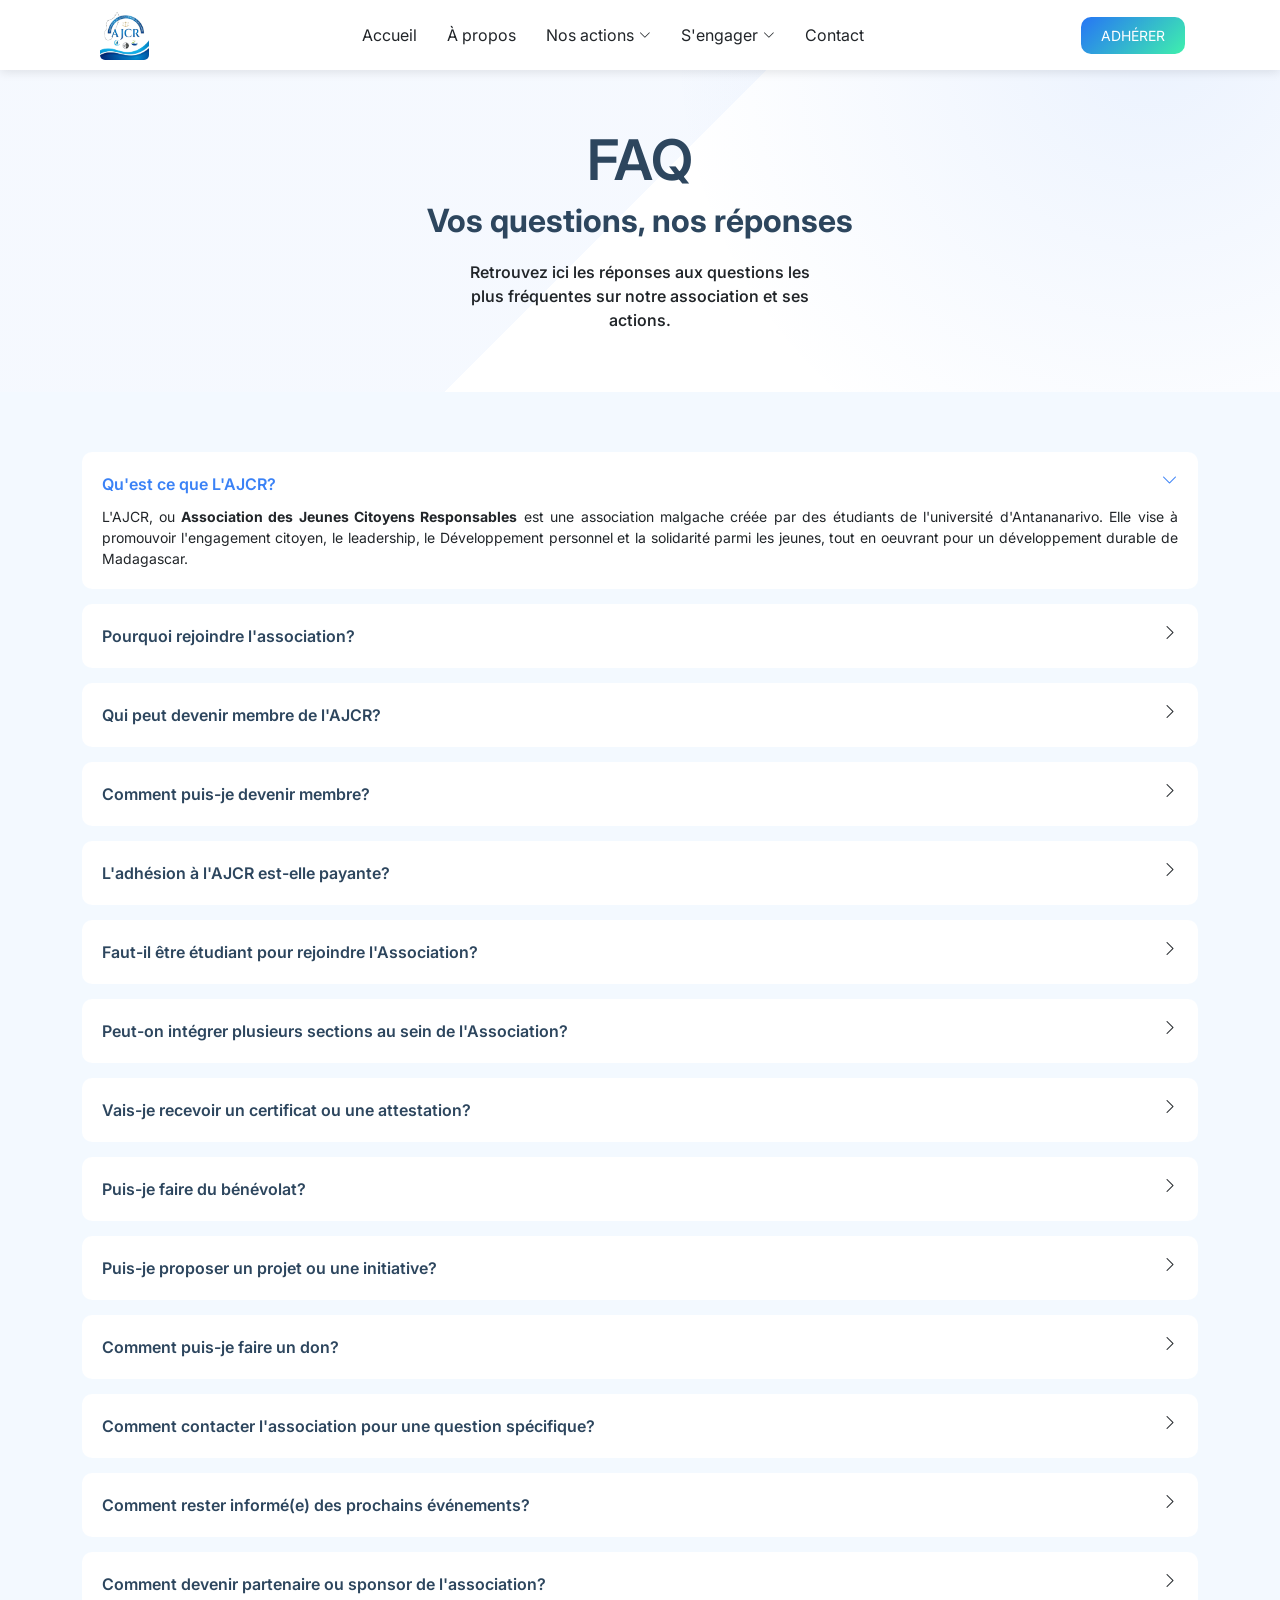
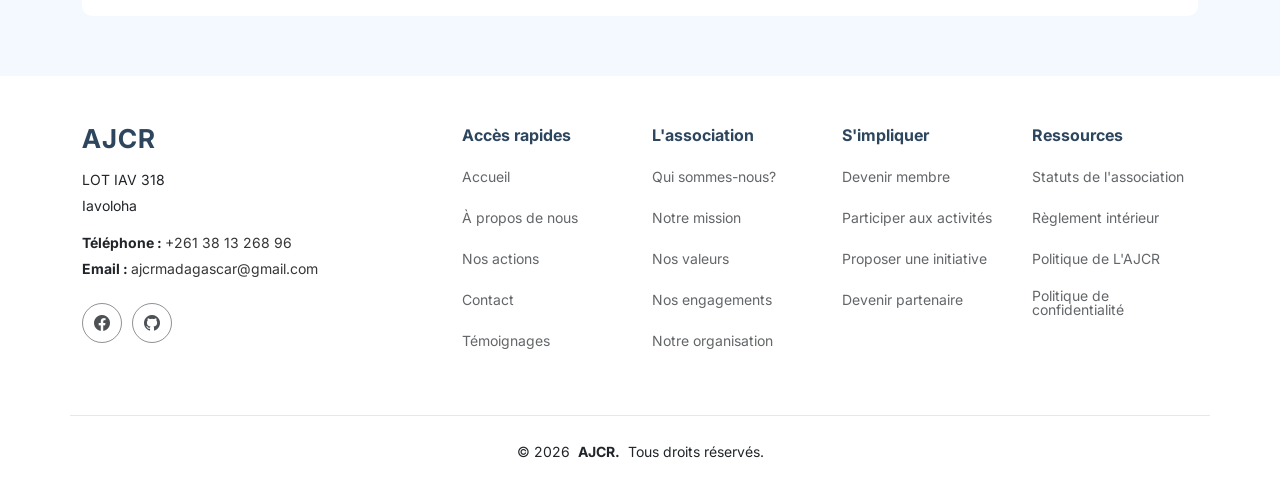
<file: faq.html>
<!DOCTYPE html>
<html lang="fr">

<head>
  <meta charset="utf-8">
  <meta content="width=device-width, initial-scale=1.0" name="viewport">
  <title>Association des Jeunes Citoyens Responsables - faq</title>
  <meta name="description"
    content="AJCR est une association de jeunes citoyen responsables à Madagascar, engagée dans le leadership, le civisme et le développement personnel à travers des actions concrétes et impactantes.">
  <meta name="keywords"
    content="AJCR, association, des, jeunes, citoyens, responsables, engagement citoyen, leadership">

  <!-- Favicons -->
  <link rel="icon" type="image/png" href="favicon-96x96.png" sizes="96x96" />
  <link rel="icon" type="image/svg+xml" href="favicon.svg" />
  <link rel="shortcut icon" href="favicon.ico" />
  <link rel="apple-touch-icon" sizes="180x180" href="apple-touch-icon.png" />
  <meta name="apple-mobile-web-app-title" content="ajcr" />
  <link rel="manifest" href="site.webmanifest" />

  <!-- Fonts -->
  <link href="https://fonts.googleapis.com" rel="preconnect">
  <link href="https://fonts.gstatic.com" rel="preconnect" crossorigin>
  <link href="https://fonts.googleapis.com/css2?family=Inter:wght@300;400;600,700&display=swap" rel="stylesheet">


  <!-- fichier bootstrap -->
  <link href="assets/vendor/bootstrap/css/bootstrap.min.css" rel="stylesheet">
  <link href="assets/vendor/bootstrap-icons/bootstrap-icons.css" rel="stylesheet">
  <link href="assets/vendor/aos/aos.css" rel="stylesheet">
  <link href="assets/vendor/glightbox/css/glightbox.min.css" rel="stylesheet">
  <link href="assets/vendor/swiper/swiper-bundle.min.css" rel="stylesheet">

  <!-- fichier main.css -->
  <link href="assets/css/main.css" rel="stylesheet">

  <!-- Google tag (gtag.js) -->
  <script async src="https://www.googletagmanager.com/gtag/js?id=G-Y91KT4B590"></script>
  <script>
    window.dataLayer = window.dataLayer || [];
    function gtag() { dataLayer.push(arguments); }
    gtag('js', new Date());

    gtag('config', 'G-Y91KT4B590');
  </script>

  <!-- ==============================================================
  le site officielle de l'association des jeunees citoyen responsable
  page dédiée aux faq  
  =============================================================== -->
</head>

<body class="index-page">

  <header id="header" class="header fixed-top">
    <div class="header-container container-fluid container-xl">

      <a href="index.html" class="logo me-auto me-xl-0">
        <img class="navbar-image" src="assets/img/ajcr2.png" alt="">
      </a>

      <nav id="Menu-de-navigation" class="Menu-de-navigation">
        <ul>
          <li><a href="index.html#hero">Accueil</a></li>
          <li><a href="à-propos.html">À propos</a></li>
          <li class="dropdown">
            <a href="index.html#Nos-actions"><span>Nos actions</span><i
                class="bi bi-chevron-down toggle-dropdown"></i></a>
            <ul>
              <li><a href="index.html#features-2">Champs d'action</a></li>
              <li><a href="section-details.html">Voir les Sections</a></li>
            </ul>
          </li>
          <li class="dropdown"><a href="#"><span>S'engager</span><i class="bi bi-chevron-down toggle-dropdown"></i></a>
            <ul>
              <li><a href="à-propos.html#Engagement">Nos engagements</a></li>
              <li class="dropdown"><a href="index.html#Avec-nous"><span>Agir avec nous</span> <i
                    class="bi bi-chevron-down toggle-dropdown"></i></a>
                <ul>
                  <li><a href="https://forms.gle/aZLfjE8czCj9Nwq28">Participer aux activités</a></li>
                  <li><a href="https://forms.gle/UtaUMvUK39aXGhhe7">Proposer une initiative</a></li>
                  <li><a href="https://forms.gle/JMhozHPYaGedR1356">Devenir partenaire</a></li>
                </ul>
              </li>
            </ul>
          </li>
          <li><a href="index.html#contact">Contact</a></li>
        </ul>
        <i class="mobile-nav-toggle d-xl-none bi bi-list"></i>
      </nav>
      <a class="btn-adhérer" href="https://forms.gle/XsCxbrKnExZRvkuF6">ADHÉRER</a>
    </div>
  </header>

  <main class="main">
    <!-- Début de la section : titre de la page -->
    <section id="faq-1" class="container-fluid section-title Titre-pages hero" data-aos="fade-up">
      <div class="Titre-pages">
        <h1><span class="titre-pages">FAQ</span></h1>
        <h2 id="section-title-h2">Vos questions, nos réponses</h2>
        <p class="allsection-P">Retrouvez ici les réponses aux questions les plus fréquentes sur notre association
          et ses actions. </p>
      </div>
    </section>
    <!-- fin de la section titre de la page -->
    <!-- Début de la section FAQ -->
    <section class="faq-9 faq section light-background" id="faq">
      <div class="container">
        <div class="row">
          <div class="col-lg-12" data-aos="fade-up" data-aos-delay="300">
            <div class="faq-container">

              <!-- Début de la question -->
              <div class="faq-item faq-active">
                <h3>Qu'est ce que L'AJCR?</h3>
                <div class="faq-content">
                  <p>L'AJCR, ou<span class="span-déscription"> Association des Jeunes Citoyens Responsables</span>
                    est une association malgache créée par des étudiants de l'université d'Antananarivo. Elle vise à
                    promouvoir l'engagement citoyen, le leadership, le Développement personnel et la solidarité parmi
                    les jeunes, tout en oeuvrant pour un développement durable de Madagascar.</p>
                </div>
                <i class="faq-toggle bi bi-chevron-right"></i>
              </div>
              <!-- fin de la question -->

              <!-- Début de la question -->
              <div class="faq-item">
                <h3>Pourquoi rejoindre l'association?</h3>
                <div class="faq-content">
                  <p>Rejoindre l'association vous permet de développer vos compétences, élargir votre réseau, et
                    surtout contribuer à des actions concrétes pour la société.</p>
                </div>
                <i class="faq-toggle bi bi-chevron-right"></i>
              </div>
              <!-- fin de la question -->

              <!-- Début de la question -->
              <div class="faq-item">
                <h3>Qui peut devenir membre de l'AJCR?</h3>
                <div class="faq-content">
                  <p>Toute personne désireuse de s'engager pour le bien commun, qui adhère aux statuts et valeurs de
                    l'association, et qui participe activement aux activités peut devenir membre. Les membres doivent
                    également être à jour de leur cotisation annuelle.</p>
                </div>
                <i class="faq-toggle bi bi-chevron-right"></i>
              </div>
              <!-- fin de la question -->

              <!-- Début de la question -->
              <div class="faq-item">
                <h3>Comment puis-je devenir membre?</h3>
                <div class="faq-content">
                  <p>Pour devenir membre, il vous suffit de <span class="span-déscription">remplir notre formulaire
                      d'inscription en ligne</span>
                    et de suivre les instructions. Une fois validé, vous recevrez un email de confirmation.</p>
                </div>
                <i class="faq-toggle bi bi-chevron-right"></i>
              </div>
              <!-- fin de la question -->

              <!-- Début de la question -->
              <div class="faq-item">
                <h3>L'adhésion à l'AJCR est-elle payante?</h3>
                <div class="faq-content">
                  <p>Oui, l'adhésion à l'AJCR est soumise à un droit d'entrée de <span class="span-déscription">4000
                      Ar.</span> Ce montant
                    permet de soutenir les activités et projets de l'association.</p>
                </div>
                <i class="faq-toggle bi bi-chevron-right"></i>
              </div>
              <!-- fin de la question -->

              <!-- Début de la question -->
              <div class="faq-item">
                <h3>Faut-il être étudiant pour rejoindre l'Association?</h3>
                <div class="faq-content">
                  <p>Non, même si l'association cible principalement les jeunes et les étudiants, toute personnes
                    motivée peut rejoindre ou soutenir ses action.</p>
                </div>
                <i class="faq-toggle bi bi-chevron-right"></i>
              </div>
              <!-- fin de la question -->

              <!-- Début de la question -->
              <div class="faq-item">
                <h3>Peut-on intégrer plusieurs sections au sein de l'Association?</h3>
                <div class="faq-content">
                  <p>Oui, il est possible d'intégrer plusieurs sections de l'association, à condition de procéder à une
                    inscription dans chacune des sections concernées et d'être en mesure de participer activement aux
                    différentes activités organisées par celles-ci. Le membre doit également pouvoir respecter les
                    engagements, les horaires et les responsabilités propres à chaque section afin d'assurer une
                    participation sérieuse et régulière.</p>
                </div>
                <i class="faq-toggle bi bi-chevron-right"></i>
              </div>
              <!-- fin de la question -->

              <!-- Début de la question -->
              <div class="faq-item">
                <h3>Vais-je recevoir un certificat ou une attestation?</h3>
                <div class="faq-content">
                  <p>Oui! des attestations de participation ou d'engagement peuvent être délivrées selon votre
                    implication dans les activités.</p>
                </div>
                <i class="faq-toggle bi bi-chevron-right"></i>
              </div>
              <!-- fin de la question -->

              <!-- Début de la question -->
              <div class="faq-item">
                <h3>Puis-je faire du bénévolat?</h3>
                <div class="faq-content">
                  <p>Oui! Nous accueillons volontiers les bénévoles. Vous pouvez vous inscrire via notre page
                    <a href="index.html#Avec-nous" class="span-déscription">"Participer aux activités"</a> et nous
                    indiquer vos
                    disponibilités et
                    compétences.
                  </p>
                </div>
                <i class="faq-toggle bi bi-chevron-right"></i>
              </div>
              <!-- fin de la question -->

              <!-- Début de la question -->
              <div class="faq-item">
                <h3>Puis-je proposer un projet ou une initiative?</h3>
                <div class="faq-content">
                  <p>Absolument! l'Association encourage les initiatives des jeunes. Vous pouvez soumettre votre idée
                    via la section <a href="index.html#Avec-nous" class="span-déscription">avec
                      l'AJCR (Proposer une initiative)</a> sur le site. </p>
                </div>
                <i class="faq-toggle bi bi-chevron-right"></i>
              </div>
              <!-- fin de la question -->

              <!-- Début de la question -->
              <div class="faq-item">
                <h3>Comment puis-je faire un don?</h3>
                <div class="faq-content">
                  <p>Vous pouvez soutenir L'AJCR en faisant un don financier ou matériel pour cela :
                    contactez directement le siège de l'association au <span class="span-déscription">
                      <a href="tel:+261381326896">038 13 268 96</a></span> ou via l'adresse
                    Email officielle <span class="span-déscription">
                      <a href="mailto:ajcrmadagascar@gmail.com">"ajcrmadagascar@gmail.com".</a></span>
                    1-Indiquez le type de don que vous souhaitez faire (financier, matériel ou autre ) et vos
                    coordonnées.
                    2-Le Bureau Exécutif vous guidera sur les modalités de transfert ou de remise du don.
                    tous les dons sont utilisés exclusivement pour soutenir les projets et activités de l'AJCR
                    conformément à ses statuts et à sa politique de transparence
                  </p>
                </div>
                <i class="faq-toggle bi bi-chevron-right"></i>
              </div>
              <!-- fin de la question -->

              <!-- Début de la question -->
              <div class="faq-item">
                <h3>Comment contacter l'association pour une question spécifique?</h3>
                <div class="faq-content">
                  <p>Vous pouvez nous contacter via notre <span class="span-déscription">formulaire de contact</span>
                    sur la page <a href="index.html#contact" class="span-déscription">"Écrivez-nous"</a> ou par email à
                    <span class="span-déscription">
                      <a href="mailto:ajcrmadagascar@gmail.com">"ajcrmadagascar@gmail.com"</a>
                    </span>
                  </p>
                </div>
                <i class="faq-toggle bi bi-chevron-right"></i>
              </div>
              <!-- fin de la question -->

              <!-- Début de la question -->
              <div class="faq-item">
                <h3>Comment rester informé(e) des prochains événements?</h3>
                <div class="faq-content">
                  <p>Pour ne rien manquer des activités et évenements de l'AJCR, vous pouvez :
                    Suivre nos réseaux sociaux officiels où nous publions les actualités et les invitations aux
                    événements.
                    Ainsi, vous serez toujours au courant des activités, ateliers, etc...
                  </p>
                </div>
                <i class="faq-toggle bi bi-chevron-right"></i>
              </div>
              <!-- fin de la question -->

              <!-- Début de la question -->
              <div class="faq-item">
                <h3>Comment devenir partenaire ou sponsor de l'association?</h3>
                <div class="faq-content">
                  <p>Pour devenir partenaire ou sponsor de l'AJCR, consultez notre section <a
                      href="index.html#Avec-nous" class="span-déscription">avec
                      l'AJCR</a> vous y trouverez le formulaire de contact <a href="index.html#Avec-nous"
                      class="span-déscription">"Devenir
                      partenaire"</a> pour
                    collaborer avec nous.</p>
                </div>
                <i class="faq-toggle bi bi-chevron-right"></i>
              </div>
              <!-- fin de la question -->

            </div>
          </div>
        </div>
    </section>
    <!-- fin de la section FAQ -->
  </main>

  <footer id="footer" class="footer">

    <div class="container footer-top">
      <div class="row gy-4">
        <!-- Début -->
        <div class="col-lg-4 col-md-6 footer-about">
          <a href="index.html" class="logo">
            <span class="Nom-du-site">AJCR</span>
          </a>
          <div class="footer-contact pt-3">
            <p>LOT IAV 318</p>
            <p>Iavoloha</p>
            <p class="mt-3"><strong>Téléphone : </strong><span><a href="tel:+261381326896">+261 38 13 268 96</a></span>
            </p>
            <p><strong>Email : </strong>
              <span><a href="mailto:ajcrmadagascar@gmail.com">ajcrmadagascar@gmail.com</a></span>
            </p>
          </div>
          <div class="social-links mt-4">
            <a href="https://www.facebook.com/AJCRMADAGASCAR"><i class="bi bi-facebook"></i></a>
            <a href="https://github.com/ajcrmadagascar-prog"><i class="bi bi-github"></i></a>
          </div>
        </div>
        <!-- fin -->
        <!-- Début -->
        <div class="col-lg-2 col-md-3 footer-links">
          <h4>Accès rapides</h4>
          <ul>
            <li><a href="index.html#hero">Accueil</a></li>
            <li><a href="à-propos.html">À propos de nous</a></li>
            <li><a href="index.html#Nos-actions">Nos actions</a></li>
            <li><a href="index.html#contact">Contact</a></li>
            <li><a href="index.html#Témoignages">Témoignages</a></li>
          </ul>
        </div>
        <!-- fin -->
        <!-- Début -->
        <div class="col-lg-2 col-md-3 footer-links">
          <h4>L'association</h4>
          <ul>
            <li><a href="à-propos.html#Qui-nous-sommes">Qui sommes-nous?</a></li>
            <li><a href="à-propos.html#Notre-mission">Notre mission</a></li>
            <li><a href="à-propos.html#Nos-valeurs">Nos valeurs</a></li>
            <li><a href="à-propos.html#Engagement">Nos engagements</a></li>
            <li><a href="à-propos.html#organisation">Notre organisation</a></li>
          </ul>
        </div>
        <!-- fin -->
        <!-- Début -->
        <div class="col-lg-2 col-md-3 footer-links">
          <h4>S'impliquer</h4>
          <ul>
            <li><a href="https://forms.gle/XsCxbrKnExZRvkuF6">Devenir membre</a></li>
            <li><a href="https://forms.gle/aZLfjE8czCj9Nwq28">Participer aux activités</a></li>
            <li><a href="https://forms.gle/UtaUMvUK39aXGhhe7">Proposer une initiative</a></li>
            <li><a href="https://forms.gle/JMhozHPYaGedR1356">Devenir partenaire</a></li>
          </ul>
        </div>
        <!-- fin -->
        <!-- Début -->
        <div class="col-lg-2 col-md-3 footer-links">
          <h4>Ressources</h4>
          <ul>
            <li><a href="docs/Statut de l'ajcr.pdf" download="">Statuts de l'association</a></li>
            <li><a href="docs/REGLEMENT INTERIEUR DE L'AJCR.pdf" download="">Règlement intérieur</a></li>
            <li><a href="docs/Politique de l'ajcr 2026.pdf" download="">Politique de L'AJCR</a></li>
            <li><a href="politique-de-confidentialité.html">Politique de confidentialité</a></li>
          </ul>
        </div>
        <!-- fin -->
      </div>
    </div>
    <!-- début -->
    <div class="container copyright mt-4">
      <p>© <span>2026</span> <strong class="px-1 Nom-du-site">AJCR.</strong> <span>Tous droits réservés.</span></p>
    </div>
    <!-- fin -->
  </footer>

  <!-- Scroll Top -->
  <a href="#" id="scroll-top" class="scroll-top"><i class="bi bi-arrow-up-short"></i></a>

  <!-- fichier bootstrap js -->
  <script src="assets/vendor/bootstrap/js/bootstrap.bundle.min.js"></script>
  <script src="assets/vendor/aos/aos.js"></script>
  <script src="assets/vendor/glightbox/js/glightbox.min.js"></script>
  <script src="assets/vendor/swiper/swiper-bundle.min.js"></script>
  <script src="assets/vendor/purecounter/purecounter_vanilla.js"></script>

  <!-- fichier main.js -->
  <script src="assets/js/main.js"></script>

</body>

</html>
</file>
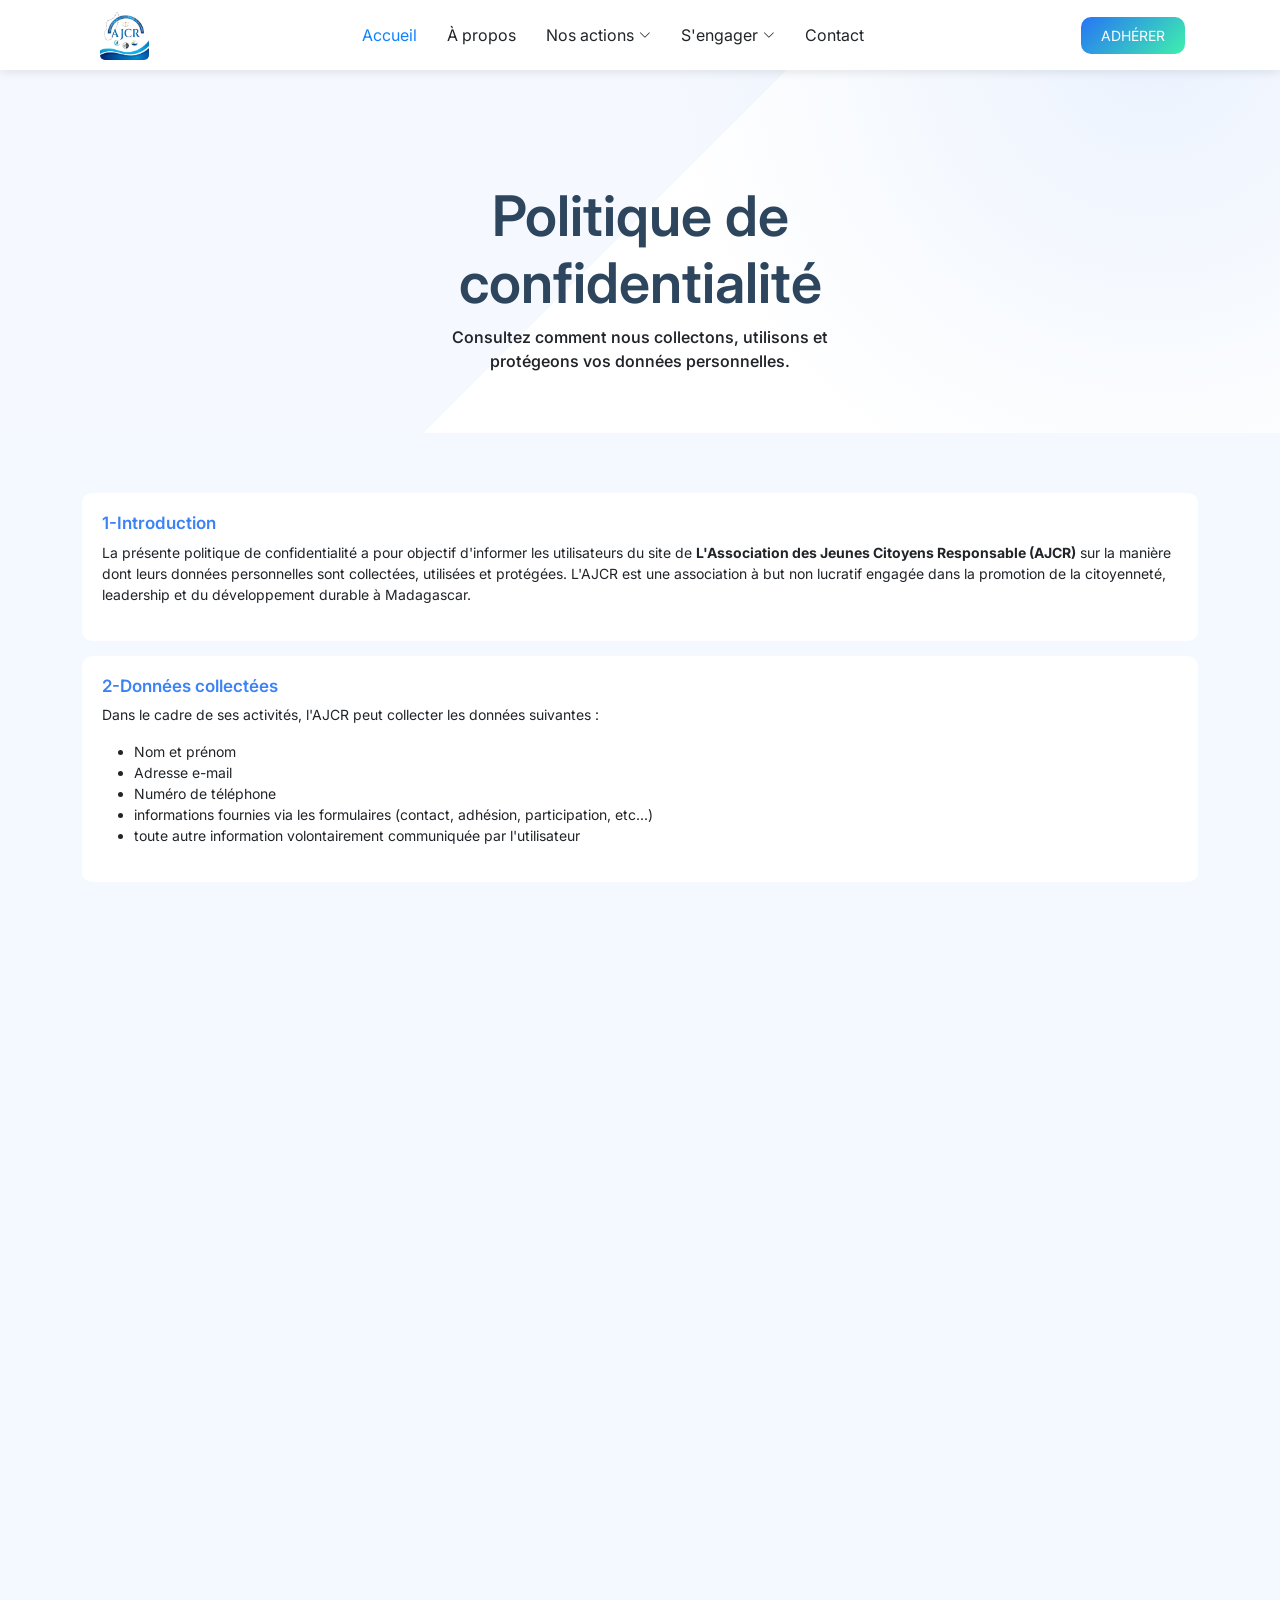
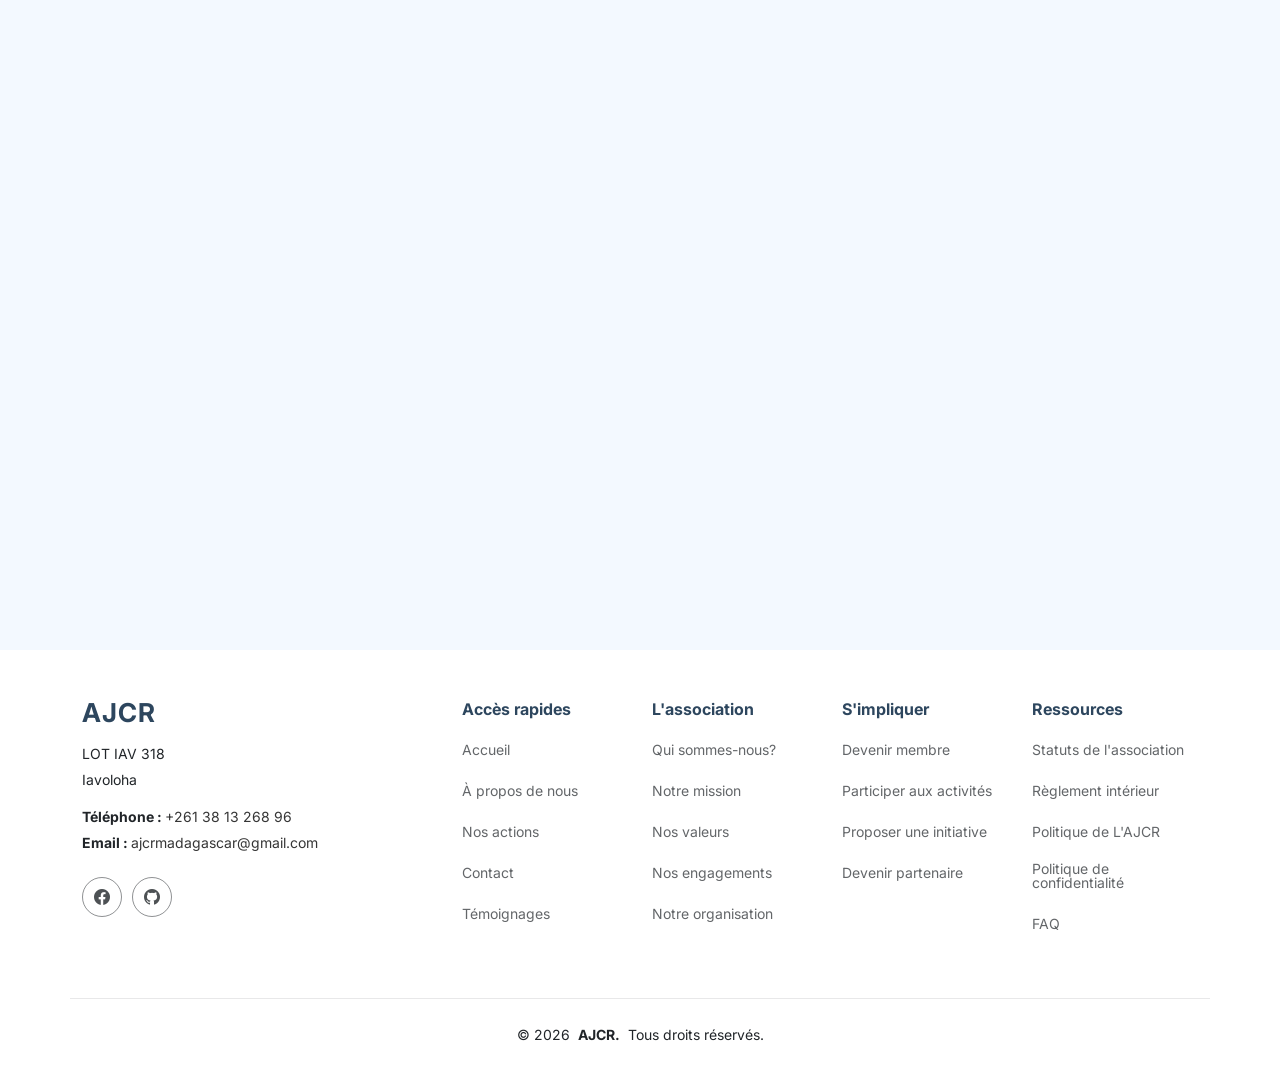
<file: politique-de-confidentialité.html>
<!DOCTYPE html>
<html lang="fr">

<head>
  <meta charset="utf-8">
  <meta content="width=device-width, initial-scale=1.0" name="viewport">
  <title>Association des Jeunes Citoyens Responsables - PDC</title>
  <meta name="description"
    content="AJCR est une association de jeunes citoyen responsables à Madagascar, engagée dans le leadership, le civisme et le développement personnel à travers des actions concrétes et impactantes.">
  <meta name="keywords"
    content="AJCR, association, des, jeunes, citoyens, responsables, engagement citoyen, leadership">

  <!-- Favicons -->
  <link rel="icon" type="image/png" href="favicon-96x96.png" sizes="96x96" />
  <link rel="icon" type="image/svg+xml" href="favicon.svg" />
  <link rel="shortcut icon" href="favicon.ico" />
  <link rel="apple-touch-icon" sizes="180x180" href="apple-touch-icon.png" />
  <meta name="apple-mobile-web-app-title" content="ajcr" />
  <link rel="manifest" href="site.webmanifest" />

  <!-- Fonts -->
  <link href="https://fonts.googleapis.com" rel="preconnect">
  <link href="https://fonts.gstatic.com" rel="preconnect" crossorigin>
  <link href="https://fonts.googleapis.com/css2?family=Inter:wght@300;400;600,700&display=swap" rel="stylesheet">

  <!-- fichier bootstrap -->
  <link href="assets/vendor/bootstrap/css/bootstrap.min.css" rel="stylesheet">
  <link href="assets/vendor/bootstrap-icons/bootstrap-icons.css" rel="stylesheet">
  <link href="assets/vendor/aos/aos.css" rel="stylesheet">
  <link href="assets/vendor/glightbox/css/glightbox.min.css" rel="stylesheet">
  <link href="assets/vendor/swiper/swiper-bundle.min.css" rel="stylesheet">

  <!-- fichier main.css -->
  <link href="assets/css/main.css" rel="stylesheet">

  <!-- Google tag (gtag.js) -->
  <script async src="https://www.googletagmanager.com/gtag/js?id=G-Y91KT4B590"></script>
  <script>
    window.dataLayer = window.dataLayer || [];
    function gtag() { dataLayer.push(arguments); }
    gtag('js', new Date());

    gtag('config', 'G-Y91KT4B590');
  </script>

  <!-- ==============================================================
  le site officielle de l'association des jeunees citoyen responsable 
  =============================================================== -->
</head>

<body class="starter-page-page">

  <header id="header" class="header fixed-top">
    <div class="header-container container-fluid container-xl">

      <a href="index.html" class="logo me-auto me-xl-0">
        <img class="navbar-image" src="assets/img/ajcr2.png" alt="">
      </a>

      <nav id="Menu-de-navigation" class="Menu-de-navigation">
        <ul>
          <li><a href="index.html" class="active">Accueil</a></li>
          <li><a href="à-propos.html">À propos</a></li>
          <li class="dropdown">
            <a href="index.html#Nos-actions"><span>Nos actions</span><i
                class="bi bi-chevron-down toggle-dropdown"></i></a>
            <ul>
              <li><a href="index.html#features-2">Champs d'action</a></li>
              <li><a href="section-details.html">Voir les Sections</a></li>
            </ul>
          </li>
          <li class="dropdown"><a href="#"><span>S'engager</span><i class="bi bi-chevron-down toggle-dropdown"></i></a>
            <ul>
              <li><a href="à-propos.html#Engagement">Nos engagements</a></li>
              <li class="dropdown"><a href="#Avec-nous"><span>Agir avec nous</span> <i
                    class="bi bi-chevron-down toggle-dropdown"></i></a>
                <ul>
                  <li><a href="https://forms.gle/aZLfjE8czCj9Nwq28">Participer aux activités</a></li>
                  <li><a href="https://forms.gle/UtaUMvUK39aXGhhe7">Proposer une initiative</a></li>
                  <li><a href="https://forms.gle/JMhozHPYaGedR1356">Devenir partenaire</a></li>
                </ul>
              </li>
            </ul>
          </li>
          <li><a href="index.html#contact">Contact</a></li>
        </ul>
        <i class="mobile-nav-toggle d-xl-none bi bi-list"></i>
      </nav>
      <a class="btn-adhérer" href="https://forms.gle/XsCxbrKnExZRvkuF6">ADHÉRER</a>
    </div>
  </header>

  <main class="main">

    <!-- titre de la section -->
    <section class="container-fluid  hero ">
      <div class="Titre-pages">
        <h1><span class="titre-pages">Politique de <br>confidentialité</span></h1>
        <p class="allsection-P">Consultez comment nous collectons, utilisons et protégeons vos données personnelles.</p>
      </div>
    </section>
    <!-- Début de section -->
    <section id="section" class="container-fluid light-background" data-aos="fade-up">
      <div class="container">
        <!-- premier partie de la page  -->
        <div class="partie">
          <h4>1-Introduction</h4>
          <p>La présente politique de confidentialité a pour objectif d'informer les utilisateurs du site de
            <span class="span-déscription">L'Association des Jeunes Citoyens Responsable (AJCR)</span> sur la manière
            dont
            leurs données
            personnelles sont collectées, utilisées et protégées. L'AJCR est une association à but non lucratif engagée
            dans la promotion de la citoyenneté, leadership et du développement durable à Madagascar.
          </p>
        </div>
        <!-- fin de la premier partie -->
        <!-- déuxieme partie de la page -->
        <div class="partie" data-aos="fade-up">
          <h4>2-Données collectées</h4>
          <p>Dans le cadre de ses activités, l'AJCR peut collecter les données suivantes :</p>
          <ul>
            <li>Nom et prénom</li>
            <li>Adresse e-mail</li>
            <li>Numéro de téléphone</li>
            <li>informations fournies via les formulaires (contact, adhésion, participation, etc...)</li>
            <li>toute autre information volontairement communiquée par l'utilisateur</li>
          </ul>
        </div>
        <!-- fin de la deuxieme partie -->
        <!-- troixieme partie de la page -->
        <div class="partie" data-aos="fade-up">
          <h4>3-Finalité de la collecte</h4>
          <p>Les données collectées sont utilisées uniquement dans le cadre des missions de l'association, notamment
            pour
            :</p>
          <ul>
            <li>Répondre aux demandes des utilisateurs</li>
            <li>Gérer les adhésions et les membres</li>
            <li>Organiser les activités, formations et évenements</li>
            <li>Communiquer sur les actions et programmes de l'AJCR</li>
            <li>Assurer le suivi des projets et initiatives</li>
            <p>Ces actions s'inscrivent dans les objectifs de l'association visant à promouvoir l'engagement citoyen et
              le développement des jeunes.</p>
          </ul>
        </div>
        <!-- fin de la troixieme partie -->
        <!-- Quatrieme partie -->
        <div class="partie" data-aos="fade-up">
          <h4>4-Partage des données</h4>
          <p>Les données personnelles ne sont ni vendues, ni échanger, ni louées. <br> elle peuvent être accessibles
            uniquement :</p>
          <ul>
            <li>aux membres responsables de <span>L'AJCR</span> dans le cadre de leurs fonctions</li>
            <li>aux partenaires impliqués dans certains projets, dans le respect des règles de confidentialité</li>
          </ul>
        </div>
        <!-- fin de la quatrieme partie -->
        <!-- cinquieme partie  -->
        <div class="partie" data-aos="fade-up">
          <h4>5-Sécurité des données</h4>
          <p>L'AJCR met en oeuvre des mesures appropriées pour assurer la sécurité des données personnelles et empêcher
            tout accès non autorisé, divulgatiion ou destruction.</p>
        </div>
        <!-- fin de la cinquieme partie -->
        <!-- sixieme partie -->
        <div class="partie" data-aos="fade-up">
          <h4>6-Durée de conservation</h4>
          <p>Les données sont conservées pendant la durée nécessaire à la réalisation des finalités pour lesquelles
            elles
            ont été collectées, sauf obligation légale contraire.</p>
        </div>
        <!-- fin de la sixieme partie -->
        <!-- septieme partie -->
        <div class="partie" data-aos="fade-up">
          <h4>7-Droit des utilisateurs</h4>
          <p>Conformément aux principes de protection des données, chaque utilisateur dispose des droits suivants :</p>
          <ul>
            <li>Droit d'accès à ses données</li>
            <li>Droit de rectification</li>
            <li>Doit de suppression</li>
            <li>Droit d'opposition au traitement</li>
          </ul>
          <p>Toute demande peut être adressée à l'AJCR via les coordonnées de contact disponibles sur le site.</p>
        </div>
        <!-- fin de la septieme partie -->
        <!-- huitieme partie -->
        <div class="partie" data-aos="fade-up">
          <h4>8-Modification de la politique</h4>
          <p>L'AJCR se réserve le droit de modifier la présente politique à tout moment afin de l'adapter aux évolution
            légales ou aux besoins de l'association.</p>
        </div>
        <!-- fin de la huitieme partie -->
        <!-- neuvieme partie -->
        <div class="partie" data-aos="fade-up">
          <h4>9-Contact</h4>
          <p>Pour toute question relative à cette politique de confidentialité, vous pouvez contacter L'AJCR via les
            moyens de Communication disponibles sur le site officiel.</p>
        </div>
        <!-- fin de la neuvieme partie -->
        <!-- la partie de fin -->
        <div class="partie fin-de-partie" data-aos="fade-up">
          <p><span class="span-déscription">Association des Jeunes Citoyens Responsable (AJCR)</span> ("Acta Non Verba")
          </p>
        </div>
        <!-- fin de la partie de fin -->
      </div>
    </section>
    <!-- fin de la section -->

  </main>

  <footer id="footer" class="footer">

    <div class="container footer-top">
      <div class="row gy-4">
        <!-- début -->
        <div class="col-lg-4 col-md-6 footer-about">
          <a href="index.html" class="logo">
            <span class="Nom-du-site">AJCR</span>
          </a>
          <div class="footer-contact pt-3">
            <p>LOT IAV 318</p>
            <p>Iavoloha</p>
            <p class="mt-3"><strong>Téléphone : </strong>
              <span><a href="tel:+261381326896">+261 38 13 268 96</a></span>
            </p>
            <p><strong>Email : </strong>
              <span>
                <a href="mailto:ajcrmadagascar@gmail.com">ajcrmadagascar@gmail.com</a>
              </span>
            </p>
          </div>
          <div class="social-links mt-4">
            <a href="https://www.facebook.com/AJCRMADAGASCAR"><i class="bi bi-facebook"></i></a>
            <a href="https://github.com/ajcrmadagascar-prog"><i class="bi bi-github"></i></a>
          </div>
        </div>
        <!-- fin -->
        <!-- Début -->
        <div class="col-lg-2 col-md-3 footer-links">
          <h4>Accès rapides</h4>
          <ul>
            <li><a href="index.html#hero">Accueil</a></li>
            <li><a href="index.html#A-propos">À propos de nous</a></li>
            <li><a href="#Nos-actions">Nos actions</a></li>
            <li><a href="index.html#contact">Contact</a></li>
            <li><a href="#Témoignages">Témoignages</a></li>
          </ul>
        </div>
        <!-- fin -->
        <!-- Début -->
        <div class="col-lg-2 col-md-3 footer-links">
          <h4>L'association</h4>
          <ul>
            <li><a href="à-propos.html#Qui-nous-sommes">Qui sommes-nous?</a></li>
            <li><a href="à-propos.html#Notre-mission">Notre mission</a></li>
            <li><a href="à-propos.html#Nos-valeurs">Nos valeurs</a></li>
            <li><a href="à-propos.html#Engagement">Nos engagements</a></li>
            <li><a href="à-propos.html#organisation">Notre organisation</a></li>
          </ul>
        </div>
        <!-- fin -->
        <!-- Début -->
        <div class="col-lg-2 col-md-3 footer-links">
          <h4>S'impliquer</h4>
          <ul>
            <li><a href="https://forms.gle/XsCxbrKnExZRvkuF6">Devenir membre</a></li>
            <li><a href="https://forms.gle/aZLfjE8czCj9Nwq28">Participer aux activités</a></li>
            <li><a href="https://forms.gle/UtaUMvUK39aXGhhe7">Proposer une initiative</a></li>
            <li><a href="https://forms.gle/JMhozHPYaGedR1356">Devenir partenaire</a></li>
          </ul>
        </div>
        <!-- fin -->
        <!-- Début -->
        <div class="col-lg-2 col-md-3 footer-links">
          <h4>Ressources</h4>
          <ul>
            <li><a href="docs/Statut de l'ajcr.pdf" download="">Statuts de l'association</a></li>
            <li><a href="docs/REGLEMENT INTERIEUR DE L'AJCR.pdf" download="">Règlement intérieur</a></li>
            <li><a href="docs/Politique de l'ajcr 2026.pdf" download="">Politique de L'AJCR</a></li>
            <li><a href="politique-de-confidentialité.html">Politique de confidentialité</a></li>
            <li><a href="faq.html">FAQ</a></li>
          </ul>
        </div>
        <!-- fin -->
      </div>
    </div>
    <!-- Début -->
    <div class="container copyright mt-4">
      <p>© <span>2026</span> <strong class="px-1 Nom-du-site">AJCR.</strong> <span>Tous droits réservés.</span></p>
    </div>
    <!-- fin -->
  </footer>

  <!-- Scroll Top -->
  <a href="#" id="scroll-top" class="scroll-top"><i class="bi bi-arrow-up-short"></i></a>

  <!-- fichier bootstrap js -->
  <script src="assets/vendor/bootstrap/js/bootstrap.bundle.min.js"></script>
  <script src="assets/vendor/aos/aos.js"></script>
  <script src="assets/vendor/glightbox/js/glightbox.min.js"></script>
  <script src="assets/vendor/swiper/swiper-bundle.min.js"></script>
  <script src="assets/vendor/purecounter/purecounter_vanilla.js"></script>

  <!-- fichier main.js -->
  <script src="assets/js/main.js"></script>

</body>

</html>
</file>
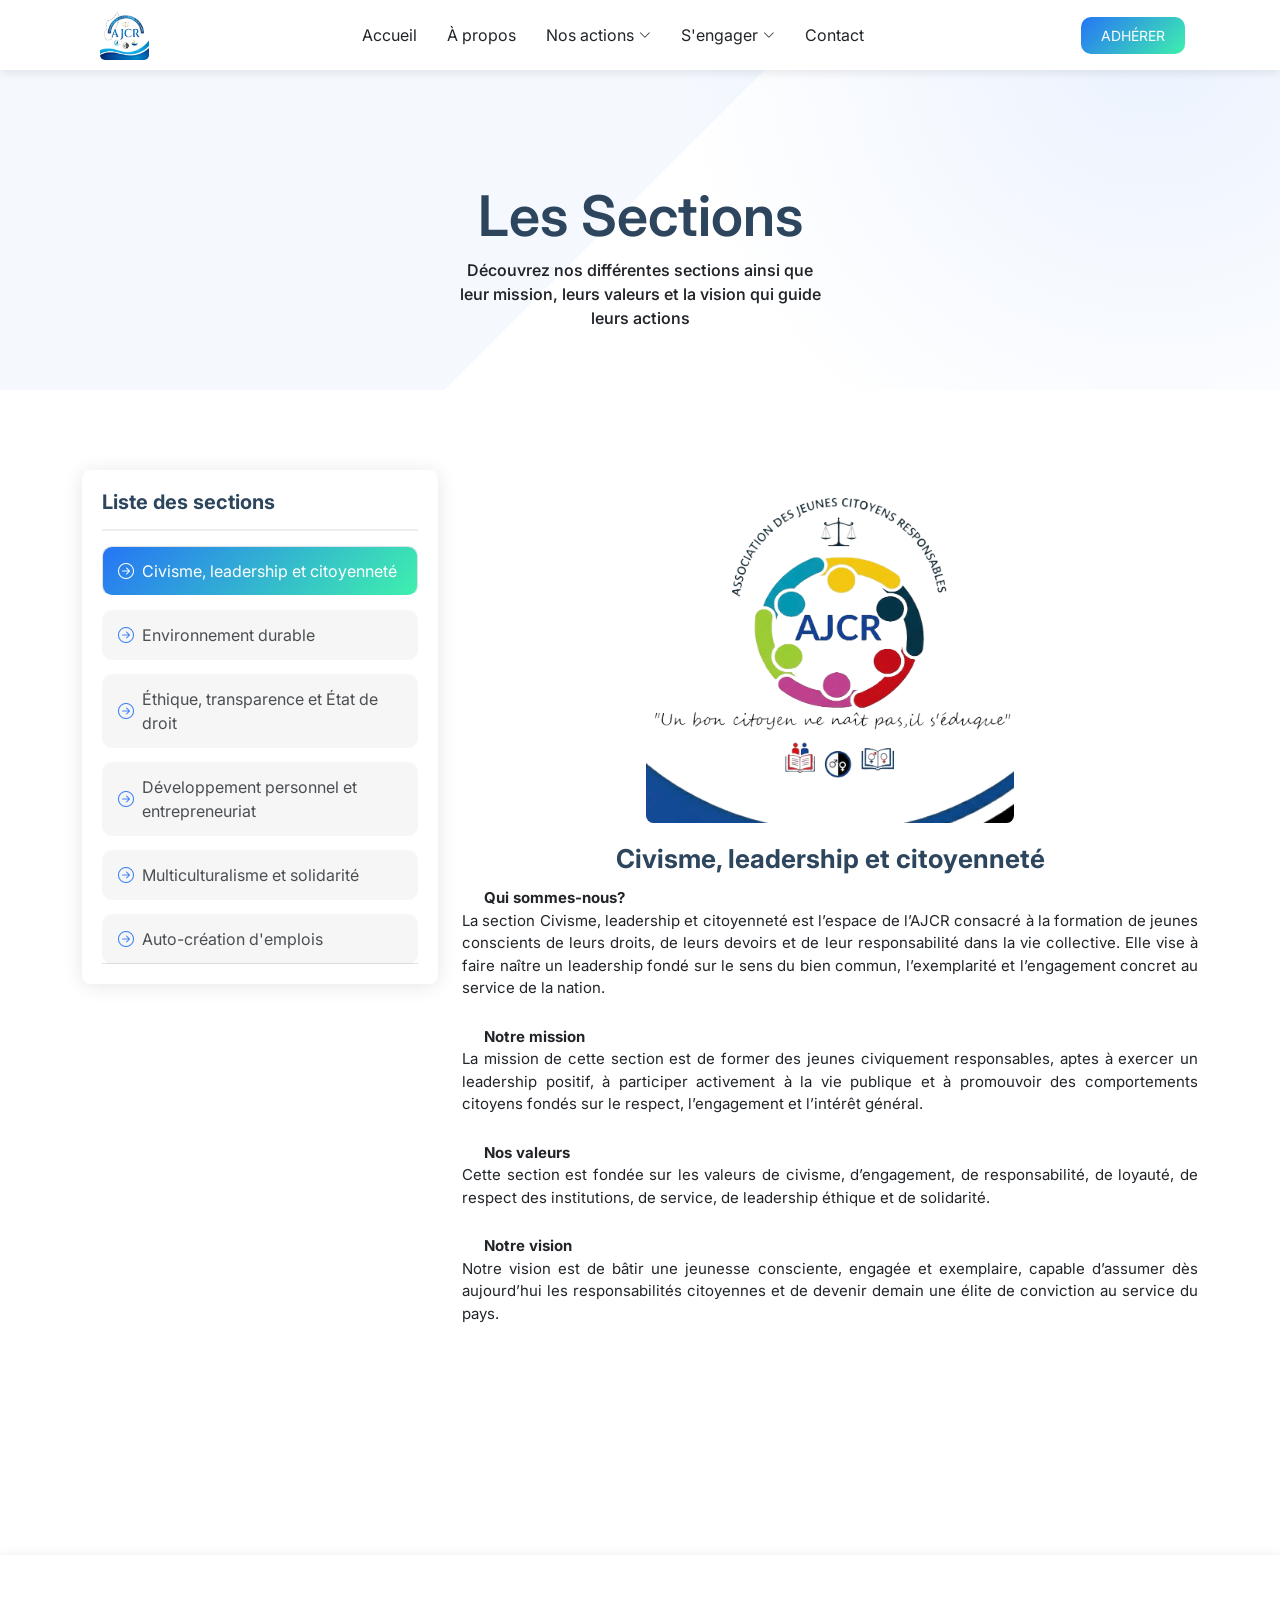
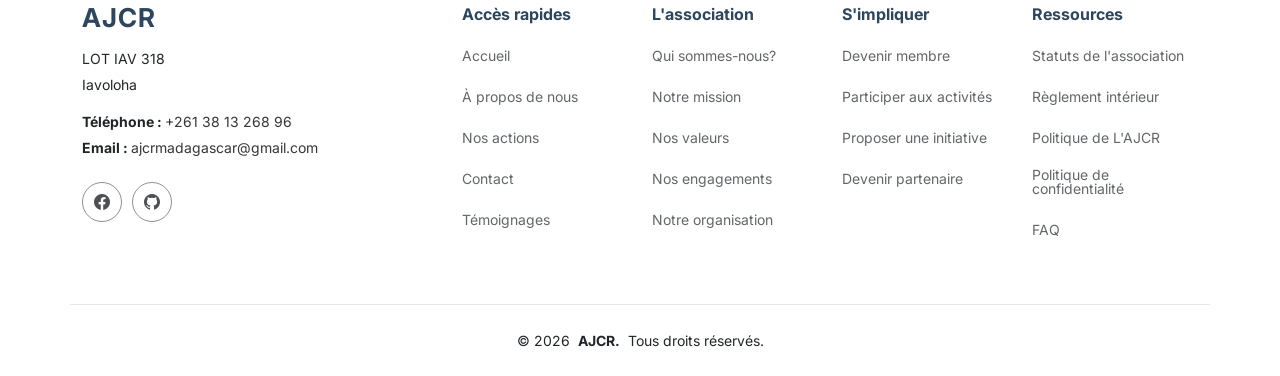
<file: section-details.html>
<!DOCTYPE html>
<html lang="fr">

<head>
  <meta charset="utf-8">
  <meta content="width=device-width, initial-scale=1.0" name="viewport">
  <title>Association des Jeunes Citoyens Responsables - les sections</title>
  <meta name="description"
    content="AJCR est une association de jeunes citoyen responsables à Madagascar, engagée dans le leadership, le civisme et le développement personnel à travers des actions concrétes et impactantes.">
  <meta name="keywords"
    content="AJCR, association, des, jeunes, citoyens, responsables, engagement citoyen, leadership">

  <!-- Favicons -->
  <link rel="icon" type="image/png" href="favicon-96x96.png" sizes="96x96" />
  <link rel="icon" type="image/svg+xml" href="favicon.svg" />
  <link rel="shortcut icon" href="favicon.ico" />
  <link rel="apple-touch-icon" sizes="180x180" href="apple-touch-icon.png" />
  <meta name="apple-mobile-web-app-title" content="ajcr" />
  <link rel="manifest" href="site.webmanifest" />

  <!-- Fonts -->
  <link href="https://fonts.googleapis.com" rel="preconnect">
  <link href="https://fonts.gstatic.com" rel="preconnect" crossorigin>
  <link href="https://fonts.googleapis.com/css2?family=Inter:wght@300;400;600,700&display=swap" rel="stylesheet">


  <!-- fichier bootstrap -->
  <link href="assets/vendor/bootstrap/css/bootstrap.min.css" rel="stylesheet">
  <link href="assets/vendor/bootstrap-icons/bootstrap-icons.css" rel="stylesheet">
  <link href="assets/vendor/aos/aos.css" rel="stylesheet">
  <link href="assets/vendor/glightbox/css/glightbox.min.css" rel="stylesheet">
  <link href="assets/vendor/swiper/swiper-bundle.min.css" rel="stylesheet">

  <!-- fichier main.css -->
  <link href="assets/css/main.css" rel="stylesheet">

  <!-- Google tag (gtag.js) -->
  <script async src="https://www.googletagmanager.com/gtag/js?id=G-Y91KT4B590"></script>
  <script>
    window.dataLayer = window.dataLayer || [];
    function gtag() { dataLayer.push(arguments); }
    gtag('js', new Date());

    gtag('config', 'G-Y91KT4B590');
  </script>

  <!-- ========================================================
  Name: AJCR (l'association des jeunes citoyennes responsables)
  ========================================================= -->
</head>

<body class="service-details-page">

  <header id="header" class="header fixed-top">
    <div class="header-container container-fluid container-xl">

      <a href="index.html" class="logo d-flex me-auto me-xl-0">
        <img class="navbar-image" src="assets/img/ajcr2.png" alt="">
      </a>

      <nav id="Menu-de-navigation" class="Menu-de-navigation">
        <ul>
          <li><a href="index.html#hero">Accueil</a></li>
          <li><a href="à-propos.html">À propos</a></li>
          <li class="dropdown">
            <a href="index.html#Nos-actions"><span>Nos actions</span><i
                class="bi bi-chevron-down toggle-dropdown"></i></a>
            <ul>
              <li><a href="index.html#features-2">Champs d'action</a></li>
              <li><a href="#" class="active">Voir les Sections</a></li>
            </ul>
          </li>
          <li class="dropdown"><a href="#"><span>S'engager</span><i class="bi bi-chevron-down toggle-dropdown"></i></a>
            <ul>
              <li><a href="à-propos.html#Engagement">Nos engagements</a></li>
              <li class="dropdown"><a href="index.html#Avec-nous"><span>Agir avec nous</span> <i
                    class="bi bi-chevron-down toggle-dropdown"></i></a>
                <ul>
                  <li><a href="https://forms.gle/aZLfjE8czCj9Nwq28">Participer aux activités</a></li>
                  <li><a href="https://forms.gle/UtaUMvUK39aXGhhe7">Proposer une initiative</a></li>
                  <li><a href="https://forms.gle/JMhozHPYaGedR1356">Devenir partenaire</a></li>
                </ul>
              </li>
            </ul>
          </li>
          <li><a href="index.html#contact">Contact</a></li>
        </ul>
        <i class="mobile-nav-toggle d-xl-none bi bi-list"></i>
      </nav>
      <a class="btn-adhérer" href="https://forms.gle/XsCxbrKnExZRvkuF6">ADHÉRER</a>
    </div>
  </header>

  <main class="main">

    <!-- titre de la page  -->
    <section class="container-fluid hero" data-aos="fade-up">
      <div class="Titre-pages">
        <h1><span class="titre-pages">Les Sections</span></h1>
        <p class="allsection-P">Découvrez nos différentes sections ainsi que leur mission, leurs valeurs et la
          vision qui guide leurs actions</p>
      </div>
    </section>
    <!-- fin de la partie titre de la page -->
    <!-- Début : Section Détails-->
    <section id="service-details" class="section-details section">
      <div class="container">
        <div class="row gy-5">
          <div class="col-lg-4 container-section-box" data-aos="fade-up" data-aos-delay="100">
            <!-- Début de la section liste détail menu 1 -->
            <div class="section-box">
              <h4>Liste des sections</h4>
              <div class="nav nav-tabs services-list" data-aos="fade-up" data-aos-delay="100">

                <a href="#" class="nav-link active" data-bs-toggle="tab" data-bs-target="#features-tab-1"
                  data-target-extra="#extra1"><i class="bi bi-arrow-right-circle"></i><span>Civisme, leadership et
                    citoyenneté</span></a>

                <a href="#" class="nav-link" data-bs-toggle="tab" data-bs-target="#features-tab-2"
                  data-target-extra="#extra2"><i class="bi bi-arrow-right-circle"></i><span>Environnement
                    durable</span></a>

                <a href="#" class="nav-link" data-bs-toggle="tab" data-bs-target="#features-tab-3"
                  data-target-extra="#extra3"><i class="bi bi-arrow-right-circle"></i><span>Éthique, transparence et
                    État de droit
                  </span></a>

                <a href="#" class="nav-link" data-bs-toggle="tab" data-bs-target="#features-tab-4"
                  data-target-extra="#extra4"><i class="bi bi-arrow-right-circle"></i><span>Développement personnel et
                    entrepreneuriat</span></a>

                <a href="#" class="nav-link" data-bs-toggle="tab" data-bs-target="#features-tab-5"
                  data-target-extra="#extra5"><i class="bi bi-arrow-right-circle"></i><span>Multiculturalisme et
                    solidarité</span></a>

                <a href="#" class="nav-link" data-bs-toggle="tab" data-bs-target="#features-tab-6"
                  data-target-extra="#extra6"><i class="bi bi-arrow-right-circle"></i><span>Auto-création
                    d'emplois</span></a>

              </div>
            </div>
            <!-- fin de la section liste détail menu 1 -->

            <!-- Début de la section menu 2 -->
            <div class="tab-content" data-aos="fade-up" data-aos-delay="200">

              <!-- Début de la section civisme et citoyenneté-->
              <div class="section-box-container" id="extra1">
                <!-- Début de la section contact -->
                <div class="section-box">
                  <h4>Contacts</h4>
                  <div class="coordonnées-contact">
                    <a href="https://www.facebook.com/profile.php?id=100064471492742"><i
                        class="bi bi-facebook"></i><span>facebook</span></a>
                  </div>
                </div>
                <!-- fin de la section contacts -->
                <!-- Début de section rejoidre -->
                <div class="help-box d-flex flex-column justify-content-center align-items-center">
                  <i class="bi bi-person-plus-fill help-icon"></i>
                  <h4>Rejoindre la Section</h4>
                  <h6>Civisme, leadership <br> et citoyenneté</h6>
                  <a href="https://forms.gle/6zQVEb7M3X9hWTK38" class="btn-rejoindre">Rejoindre</a>
                </div>
                <!-- fin de la section rejoindre  -->
              </div>
              <!-- fin de la section civisme et citoyenneté-->

              <!-- Début de la section environnement durable -->
              <div class="section-box-container d-none" id="extra2">
                <!-- Début de la section contact -->
                <!-- <div class="section-box">
                  <h4>Contacts</h4>
                  <div class="coordonnées-contact">
                    <a href="#"><i class="bi bi-facebook"></i><span>facebook</span></a>
                    <a href="#"><i class="bi bi-telephone-fill"></i><span>Contact</span></a>
                  </div>
                </div> -->
                <!-- fin de la section contact -->
                <!-- Début de section rejoidre -->
                <div class="help-box d-flex flex-column justify-content-center align-items-center">
                  <i class="bi bi-person-plus-fill help-icon"></i>
                  <h4>Rejoindre la Section</h4>
                  <h6>Environnement durable</h6>
                  <a href="https://forms.gle/NAgRL9ydQ2N2orBw5" class="btn-rejoindre">Rejoindre</a>
                </div>
                <!-- fin de la section rejoindre  -->
              </div>
              <!-- fin de la section environnement durable-->

              <!-- Début de la section éthique, transparence et Etat de droit -->
              <div class="section-box-container d-none" id="extra3">
                <!-- Début de la section contact -->
                <div class="section-box">
                  <h4>Contacts</h4>
                  <div class="coordonnées-contact">
                    <a href="https://www.facebook.com/profile.php?id=61576409896831"><i
                        class="bi bi-facebook"></i><span>facebook</span></a>
                  </div>
                </div>
                <!-- fin de la section contact -->
                <!-- Début de la section rejoindre -->
                <div class="help-box d-flex flex-column justify-content-center align-items-center">
                  <i class="bi bi-person-plus-fill help-icon"></i>
                  <h4>Rejoindre la Section</h4>
                  <h6>Éthique, transparence <br>et État de droit</h6>
                  <a href="https://forms.gle/GAJtmxYhvzShoiUA6" class="btn-rejoindre">Rejoindre</a>
                </div>
                <!-- fin de la section rejoindre  -->
              </div>
              <!-- fin de la section éthique, transparence et Etat de droit -->

              <!-- Début de la section Développement personnel -->
              <div class="section-box-container d-none" id="extra4">
                <!-- Début de la section contact -->
                <div class="section-box">
                  <h4>Contacts</h4>
                  <div class="coordonnées-contact">
                    <a href="https://www.facebook.com/profile.php?id=61587172693813"><i
                        class="bi bi-facebook"></i><span>facebook</span></a>
                  </div>
                </div>
                <div class="section-box">
                  <h4>Groupe de discussion</h4>
                  <div class="coordonnées-contact">
                    <a class="messenger" href="https://m.me/j/AbYPyhCmV6Qo4bka/"><i
                        class="bi bi-messenger"></i><span>Rejoindre</span></a>
                    <a class="whatsapp" href="https://chat.whatsapp.com/GIHBtAullEzFlvaFbsDu4l"><i
                        class="bi bi-whatsapp"></i><span>Rejoindre</span></a>
                  </div>
                </div>
                <!-- fin de la section contacts -->
                <!-- Début de la section rejoindre -->
                <div class="help-box d-flex flex-column justify-content-center align-items-center">
                  <i class="bi bi-person-plus-fill help-icon"></i>
                  <h4>Rejoindre la Section</h4>
                  <h6>Développement personnel <br>et entrepreneuriat</h6>
                  <a href="https://forms.gle/UnVmG1PsT9bwVFa46" class="btn-rejoindre">Rejoindre</a>
                </div>
                <!-- fin de la section rejoindre  -->
              </div>
              <!-- fin de la section Développement personnel -->

              <!-- Début de la section Multiculturalisme et solidarité -->
              <div class="section-box-container d-none" id="extra5">
                <!-- Début de la section contact -->
                <div class="section-box">
                  <h4>Contacts</h4>
                  <div class="coordonnées-contact">
                    <a href="https://www.facebook.com/61588479268559/posts/122097661863282642/?app=fbl"><i
                        class="bi bi-facebook"></i><span>Momiji club</span></a>
                    <a href="https://www.facebook.com/profile.php?id=61584655563212"><i
                        class="bi bi-facebook"></i><span>Mirae club</span></a>
                  </div>
                </div>
                <!-- fin de la section contact -->
                <!-- Début de la section rejoindre -->
                <div class="help-box d-flex flex-column justify-content-center align-items-center">
                  <i class="bi bi-person-plus-fill help-icon"></i>
                  <h4>Rejoindre la Section</h4>
                  <h6>Multiculturalisme et solidarité</h6>
                  <a href="" class="btn-rejoindre">Rejoindre</a>
                </div>
                <!-- fin de la section rejoindre  -->
              </div>
              <!-- fin de la section Multiculturalisme et solidarité-->

              <!-- Début de la section auto-création d'emplois -->
              <div class="section-box-container d-none" id="extra6">
                <!-- Début de la section contact -->
                <!-- <div class="section-box">
                  <h4>Contacts</h4>
                  <div class="coordonnées-contact">
                    <a href="#"><i class="bi bi-facebook"></i><span>facebook</span></a>
                  </div>
                </div> -->
                <!-- fin de la section contacts -->
                <!-- Début de la section rejoindre -->
                <div class="help-box d-flex flex-column justify-content-center align-items-center">
                  <i class="bi bi-person-plus-fill help-icon"></i>
                  <h4>Rejoindre la Section</h4>
                  <h6>Auto-création d'emplois</h6>
                  <a href="https://forms.gle/B9EBRC8nQXEZLcsc7" class="btn-rejoindre">Rejoindre</a>
                </div>
                <!-- fin de la section rejoindre  -->
              </div>
              <!-- fin de la section Auto-création d'emplois -->

            </div>
            <!-- fin de la section menu 2 -->
          </div>
          <!-- fin de la section menu -->
          <!-- page déscription -->
          <div class="tab-content col-lg-8" data-aos="fade-up" data-aos-delay="200">
            <!-- page déscriptif de la section Civisme, leadership et citoyenneté  -->
            <div class="tab-pane fade  active show" id="features-tab-1">
              <!-- titre de la page -->
              <div class="div-services-img">
                <img src="assets/img/sections/logo civisme.png" alt="" class="img-fluid services-img glightbox">
                <h3>Civisme, leadership et citoyenneté</h3>
              </div>
              <!-- fin du titre -->
              <!-- Début de la déscription -->
              <ul>
                <li><span class="tab-content-span">Qui sommes-nous?</span>
                  <p>
                    La section Civisme, leadership et citoyenneté est l’espace de l’AJCR consacré à la formation de
                    jeunes conscients de leurs droits, de leurs devoirs et de leur responsabilité dans la vie
                    collective. Elle vise à faire naître un leadership fondé sur le sens du bien commun, l’exemplarité
                    et l’engagement concret au service de la nation.
                  </p>
                </li>
                <li><span class="tab-content-span">Notre mission</span>
                  <p>
                    La mission de cette section est de former des jeunes civiquement responsables, aptes à exercer un
                    leadership positif, à participer activement à la vie publique et à promouvoir des comportements
                    citoyens fondés sur le respect, l’engagement et l’intérêt général.
                  </p>
                </li>
                <li><span class="tab-content-span">Nos valeurs</span>
                  <p>
                    Cette section est fondée sur les valeurs de civisme, d’engagement, de responsabilité, de loyauté, de
                    respect des institutions, de service, de leadership éthique et de solidarité.
                  </p>
                </li>
                <li><span class="tab-content-span">Notre vision</span>
                  <p>
                    Notre vision est de bâtir une jeunesse consciente, engagée et exemplaire, capable d’assumer dès
                    aujourd’hui les responsabilités citoyennes et de devenir demain une élite de conviction au service
                    du pays.
                  </p>
                </li>
              </ul>
              <!-- fin de la déscription -->
            </div>
            <!-- fin de la page Civisme, leadership et citoyenneté -->
            <!-- Début de la page déscriptif section Environnement durable -->
            <div class="tab-pane fade" id="features-tab-2">
              <!-- titre de la page  -->
              <div class="div-services-img">
                <img src="assets/img/sections/logo section environnement .png" alt=""
                  class="img-fluid services-img glightbox">
                <h3>Section Environnement durable</h3>
              </div>
              <!-- fin du titre -->
              <!-- Début de la déscription -->
              <ul>
                <li><span class="tab-content-span">Qui sommes-nous?</span>
                  <p>
                    La section Environnement sain et durable est la composante de l’AJCR chargée de sensibiliser et de
                    mobiliser les jeunes autour de la protection de l’environnement, de la préservation du cadre de vie
                    et de la promotion d’habitudes compatibles avec le développement durable. Elle inscrit l’engagement
                    écologique dans une logique citoyenne et intergénérationnelle.
                  </p>
                </li>
                <li><span class="tab-content-span">Notre mission</span>
                  <p>
                    La mission de cette section est d’éveiller la conscience écologique des jeunes, de promouvoir des
                    comportements respectueux de l’environnement et d’encourager des actions concrètes en faveur d’un
                    cadre de vie sain, durable et responsable.
                  </p>
                </li>
                <li><span class="tab-content-span">Nos valeurs</span>
                  <p>
                    Cette section repose sur les valeurs de respect de la nature, de responsabilité collective, de
                    préservation, de solidarité intergénérationnelle, de propreté, de durabilité et d’engagement
                    concret.
                  </p>
                </li>
                <li><span class="tab-content-span">Notre vision</span>
                  <p>
                    Notre vision est de faire naître une jeunesse écologiquement consciente, activement engagée dans la
                    protection de son environnement et résolument tournée vers un développement durable au service des
                    générations présentes et futures.
                  </p>
                </li>
              </ul>
              <!-- fin de la déscription -->
            </div>
            <!-- fin de la page déscriptif section Environnement durable -->
            <!-- Début de la page déscriptif Section Éthique, transparence et État de droit -->
            <div class="tab-pane fade" id="features-tab-3">
              <!-- titre de la page -->
              <div class="div-services-img"><img src="assets/img/sections/logos Etat de Droit.png" alt=""
                  class="img-fluid services-img glightbox">
                <h3>Section Éthique, transparence et État de droit</h3>
              </div>
              <!-- fin du titre -->
              <!-- début de la déscription -->
              <ul>
                <li><span class="tab-content-span">Qui sommes-nous?</span>
                  <p>
                    La section Éthique politique, transparence et État de droit est la structure de l’AJCR qui travaille
                    sur la promotion d’une culture de justice, de probité, de légalité et de responsabilité publique.
                    Elle s’adresse aux jeunes en les sensibilisant à la nécessité d’un engagement éthique dans la
                    gouvernance, dans l’action publique et dans la relation aux institutions.
                  </p>
                </li>
                <li><span class="tab-content-span">Notre mission</span>
                  <p>
                    La mission de cette section est de promouvoir auprès des jeunes une compréhension exigeante de
                    l’éthique politique, de la transparence, du respect des règles de droit et de la nécessité d’une
                    gouvernance responsable, afin de contribuer à l’émergence d’une société plus juste et plus intègre.
                  </p>
                </li>
                <li><span class="tab-content-span">Nos valeurs</span>
                  <p>
                    Cette section porte les valeurs de justice, de vérité, d’intégrité, de transparence, de
                    responsabilité, de légalité, de redevabilité et de respect de l’État de droit.
                  </p>
                </li>
                <li><span class="tab-content-span">Notre vision</span>
                  <p>
                    Notre vision est de contribuer à former une génération de jeunes attachés à la probité publique, au
                    respect des normes juridiques et à la construction d’une gouvernance fondée sur l’éthique et la
                    responsabilité.
                  </p>
                </li>
              </ul>
              <!-- fin de la déscription -->
            </div>
            <!-- fin de la page déscriptif Section Éthique, transparence et État de droit -->
            <!-- Début de la page déscriptif Section Développement personnel -->
            <div class="tab-pane fade" id="features-tab-4">
              <!-- titre de la page -->
              <div class="div-services-img"><img src="assets/img/sections/logos developpement personnel de l'AJCR.png"
                  alt="" class="img-fluid services-img glightbox">
                <h3>Section Développement personnel</h3>
              </div>
              <!-- fin du titre -->
              <!-- début de la déscription -->
              <ul>
                <li><span class="tab-content-span">Qui sommes-nous?</span>
                  <p>
                    La section Développement personnel est l’entité de l’AJCR chargée de contribuer à la formation
                    intérieure, morale, comportementale et relationnelle des jeunes. Elle œuvre à faire émerger des
                    personnalités équilibrées, conscientes de leur valeur, capables de se discipliner, de se dépasser et
                    de s’inscrire dans une dynamique de progression continue. Elle part du principe que tout changement
                    durable dans la société suppose d’abord un travail sur soi.
                  </p>
                </li>
                <li><span class="tab-content-span">Notre mission</span>
                  <p>
                    La mission de la section Développement personnel est d’accompagner les jeunes dans la construction
                    de leur personnalité, le renforcement de leur confiance en eux, la maîtrise de leurs attitudes,
                    l’amélioration de leur sens des responsabilités et le développement de leur potentiel humain, afin
                    qu’ils deviennent des acteurs de changement dans leur environnement.
                  </p>
                </li>
                <li><span class="tab-content-span">Nos valeurs</span>
                  <p>
                    La section Développement personnel repose sur les valeurs de discipline, de dignité, de
                    responsabilité, de maîtrise de soi, de persévérance, d’excellence, d’humilité et de transformation
                    intérieure.
                  </p>
                </li>
                <li><span class="tab-content-span">Notre vision</span>
                  <p>
                    Notre vision est de former une génération de jeunes mentalement solides, moralement responsables et
                    humainement accomplis, capables d’incarner le changement de mentalité que l’AJCR entend promouvoir
                    dans la société.
                  </p>
                </li>
              </ul>
              <!-- fin de la déscription -->
            </div>
            <!-- fin de la page déscriptif Section Développement personnel  -->
            <!-- Début de la page déscriptif Section Multiculturalisme et solidarité -->
            <div class="tab-pane fade" id="features-tab-5">
              <!-- titre de la page -->
              <div class="swiper">
                <div class="swiper-wrapper">
                  <div class="swiper-slide div-services-img">
                    <img class="img-fluid services-img glightbox" src="assets/img/sections/club/logo momiji club.jpg"
                      alt="">
                    <h3>Momiji club</h3>
                  </div>
                  <div class="swiper-slide div-services-img">
                    <img class="img-fluid services-img glightbox" src="assets/img/sections/club/Mirae club.jpg" alt="">
                    <h3>Mirae club</h3>
                  </div>
                  <div class="swiper-slide div-services-img">
                    <img class="img-fluid services-img" src="assets/img/sections/section culturelle AJCR.png" alt=""
                      class="img-fluid services-img glightbox">
                    <h3>Section Multiculturalisme et solidarité</h3>
                  </div>
                </div>
              </div>
              <!-- fin du titre -->
              <!-- début de la déscription -->
              <ul>
                <li><span class="tab-content-span">Qui sommes-nous?</span>
                  <p>
                    La Section Multiculturalisme et solidarité est l’espace de l’AJCR consacré à la valorisation de la
                    diversité culturelle, à la promotion du vivre-ensemble et à la reconnaissance de la richesse humaine
                    issue des différences. Elle considère que les cultures, lorsqu’elles dialoguent dans le respect,
                    deviennent une force de cohésion, d’ouverture et d’enrichissement mutuel.
                  </p>
                </li>
                <li><span class="tab-content-span">Notre mission</span>
                  <p>
                    La mission de cette section est de promouvoir chez les jeunes l’ouverture d’esprit, le respect de la
                    diversité, la tolérance, le dialogue interculturel et la capacité à faire de la pluralité des
                    identités une source d’unité et de paix sociale.
                  </p>
                </li>
                <li><span class="tab-content-span">Nos valeurs</span>
                  <p>
                    Cette section s’appuie sur les valeurs de respect, d’ouverture, de tolérance, de fraternité, de
                    dialogue, d’inclusion, de coexistence pacifique et de valorisation des différences.
                  </p>
                </li>
                <li><span class="tab-content-span">Notre vision</span>
                  <p>
                    Notre vision est de construire une jeunesse capable de transformer la diversité culturelle en levier
                    d’unité, de compréhension mutuelle et de cohésion sociale au service d’une citoyenneté apaisée et
                    inclusive.
                  </p>
                </li>
              </ul>
              <!-- fin de la déscription -->
            </div>
            <!-- fin de la page déscriptif Section Multiculturalisme et solidarité  -->
            <!-- Début de la page déscriptif Section Auto-création d'emplois -->
            <div class="tab-pane fade" id="features-tab-6">
              <!-- titre de la page -->
              <div class="div-services-img">
                <img src="assets/img/sections/logo auto création d'emplois.png" alt=""
                  class="img-fluid services-img glightbox">
                <h3>Section Auto-création d'emplois</h3>
              </div>
              <!-- fin du titre -->
              <!-- début de la déscription -->
              <ul>
                <li><span class="tab-content-span">Qui sommes-nous?</span>
                  <p>
                    La section Autocréation d’emploi est la branche de l’AJCR dédiée à la promotion de l’initiative
                    économique, de l’esprit entrepreneurial et de l’autonomisation des jeunes. Elle considère que
                    l’engagement citoyen passe également par la capacité à créer de la valeur, à générer sa propre
                    activité et à transformer les difficultés économiques en opportunités d’action.
                  </p>
                </li>
                <li><span class="tab-content-span">Notre mission</span>
                  <p>
                    La mission de la section Autocréation d’emploi est de sensibiliser, former, orienter et encourager
                    les jeunes à développer des initiatives génératrices de revenus, à croire en leur capacité
                    d’entreprendre et à bâtir des projets concrets favorisant leur autonomie économique ainsi que leur
                    contribution au développement de la société.
                  </p>
                </li>
                <li><span class="tab-content-span">Nos valeurs</span>
                  <p>
                    La section Autocréation d’emploi s’appuie sur les valeurs d’initiative, de créativité, d’audace, de
                    travail, de responsabilité, d’innovation, de persévérance et d’utilité sociale.
                  </p>
                </li>
                <li><span class="tab-content-span">Notre vision</span>
                  <p>
                    Notre vision est de faire émerger une jeunesse capable de se prendre en charge, de créer ses propres
                    opportunités et d’inscrire l’entrepreneuriat dans une logique de citoyenneté active, responsable et
                    transformatrice.
                  </p>
                </li>
              </ul>
              <!-- fin de la déscription -->
            </div>
            <!-- fin de la page déscriptif Section Auto-création d'emplois -->
          </div>
          <!-- page déscription -->
        </div>
      </div>
    </section>
    <!-- fin de la section détails -->

  </main>
  <footer id="footer-about" class="footer">

    <div class="container footer-top">
      <div class="row gy-4">
        <!-- début -->
        <div class="col-lg-4 col-md-6 footer-about">
          <a href="index.html" class="logo">
            <span class="Nom-du-site">AJCR</span>
          </a>
          <div class="footer-contact pt-3">
            <p>LOT IAV 318</p>
            <p>Iavoloha</p>
            <p class="mt-3"><strong>Téléphone : </strong><span><a href="tel:+261381326896">+261 38 13 268 96</a></span>
            </p>
            <p><strong>Email : </strong><span><a
                  href="mailto:ajcrmadagascar@gmail.com">ajcrmadagascar@gmail.com</a></span></p>
          </div>
          <div class="social-links mt-4">
            <a href="https://www.facebook.com/AJCRMADAGASCAR"><i class="bi bi-facebook"></i></a>
            <a href="https://github.com/ajcrmadagascar-prog"><i class="bi bi-github"></i></a>
          </div>
        </div>
        <!-- fin -->
        <!-- début -->
        <div class="col-lg-2 col-md-3 footer-links">
          <h4>Accès rapides</h4>
          <ul>
            <li><a href="index.html">Accueil</a></li>
            <li><a href="index.html#A-propos">À propos de nous</a></li>
            <li><a href="index.html#Nos-actions">Nos actions</a></li>
            <li><a href="index.html#contact">Contact</a></li>
            <li><a href="index.html#Témoignages">Témoignages</a></li>
          </ul>
        </div>
        <!-- fin -->
        <!-- début -->
        <div class="col-lg-2 col-md-3 footer-links">
          <h4>L'association</h4>
          <ul>
            <li><a href="à-propos.html#Qui-nous-sommes">Qui sommes-nous?</a></li>
            <li><a href="à-propos.html#Notre-mission">Notre mission</a></li>
            <li><a href="à-propos.html#Nos-valeurs">Nos valeurs</a></li>
            <li><a href="à-propos.html#Engagement">Nos engagements</a></li>
            <li><a href="à-propos.html#organisation">Notre organisation</a></li>
          </ul>
        </div>
        <!-- fin -->
        <!-- début -->
        <div class="col-lg-2 col-md-3 footer-links">
          <h4>S'impliquer</h4>
          <ul>
            <li><a href="https://forms.gle/XsCxbrKnExZRvkuF6">Devenir membre</a></li>
            <li><a href="https://forms.gle/aZLfjE8czCj9Nwq28">Participer aux activités</a></li>
            <li><a href="https://forms.gle/UtaUMvUK39aXGhhe7">Proposer une initiative</a></li>
            <li><a href="https://forms.gle/JMhozHPYaGedR1356">Devenir partenaire</a></li>
          </ul>
        </div>
        <!-- fin -->
        <!-- début -->
        <div class="col-lg-2 col-md-3 footer-links">
          <h4>Ressources</h4>
          <ul>
            <li><a href="docs/Statut de l'ajcr.pdf" download="">Statuts de l'association</a></li>
            <li><a href="docs/REGLEMENT INTERIEUR DE L'AJCR.pdf" download="">Règlement intérieur</a></li>
            <li><a href="docs/Politique de l'ajcr 2026.pdf" download="">Politique de L'AJCR</a></li>
            <li><a href="politique-de-confidentialité.html">Politique de confidentialité</a></li>
            <li><a href="faq.html">FAQ</a></li>
          </ul>
        </div>
        <!-- fin -->
      </div>
    </div>
    <!-- début -->
    <div class="container copyright mt-4">
      <p>© <span>2026</span> <strong class="px-1 Nom-du-site">AJCR.</strong> <span>Tous droits réservés.</span></p>
    </div>
    <!-- fin -->
  </footer>

  <!-- Scroll Top -->
  <a href="#" id="scroll-top" class="scroll-top"><i class="bi bi-arrow-up-short"></i></a>

  <!-- fichier bootstrap js -->
  <script src="assets/vendor/bootstrap/js/bootstrap.bundle.min.js"></script>
  <script src="assets/vendor/aos/aos.js"></script>
  <script src="assets/vendor/glightbox/js/glightbox.min.js"></script>
  <script src="assets/vendor/swiper/swiper-bundle.min.js"></script>
  <script src="assets/vendor/purecounter/purecounter_vanilla.js"></script>

  <!-- fichier main.js -->
  <script src="assets/js/main.js"></script>

</body>

</html>
</file>
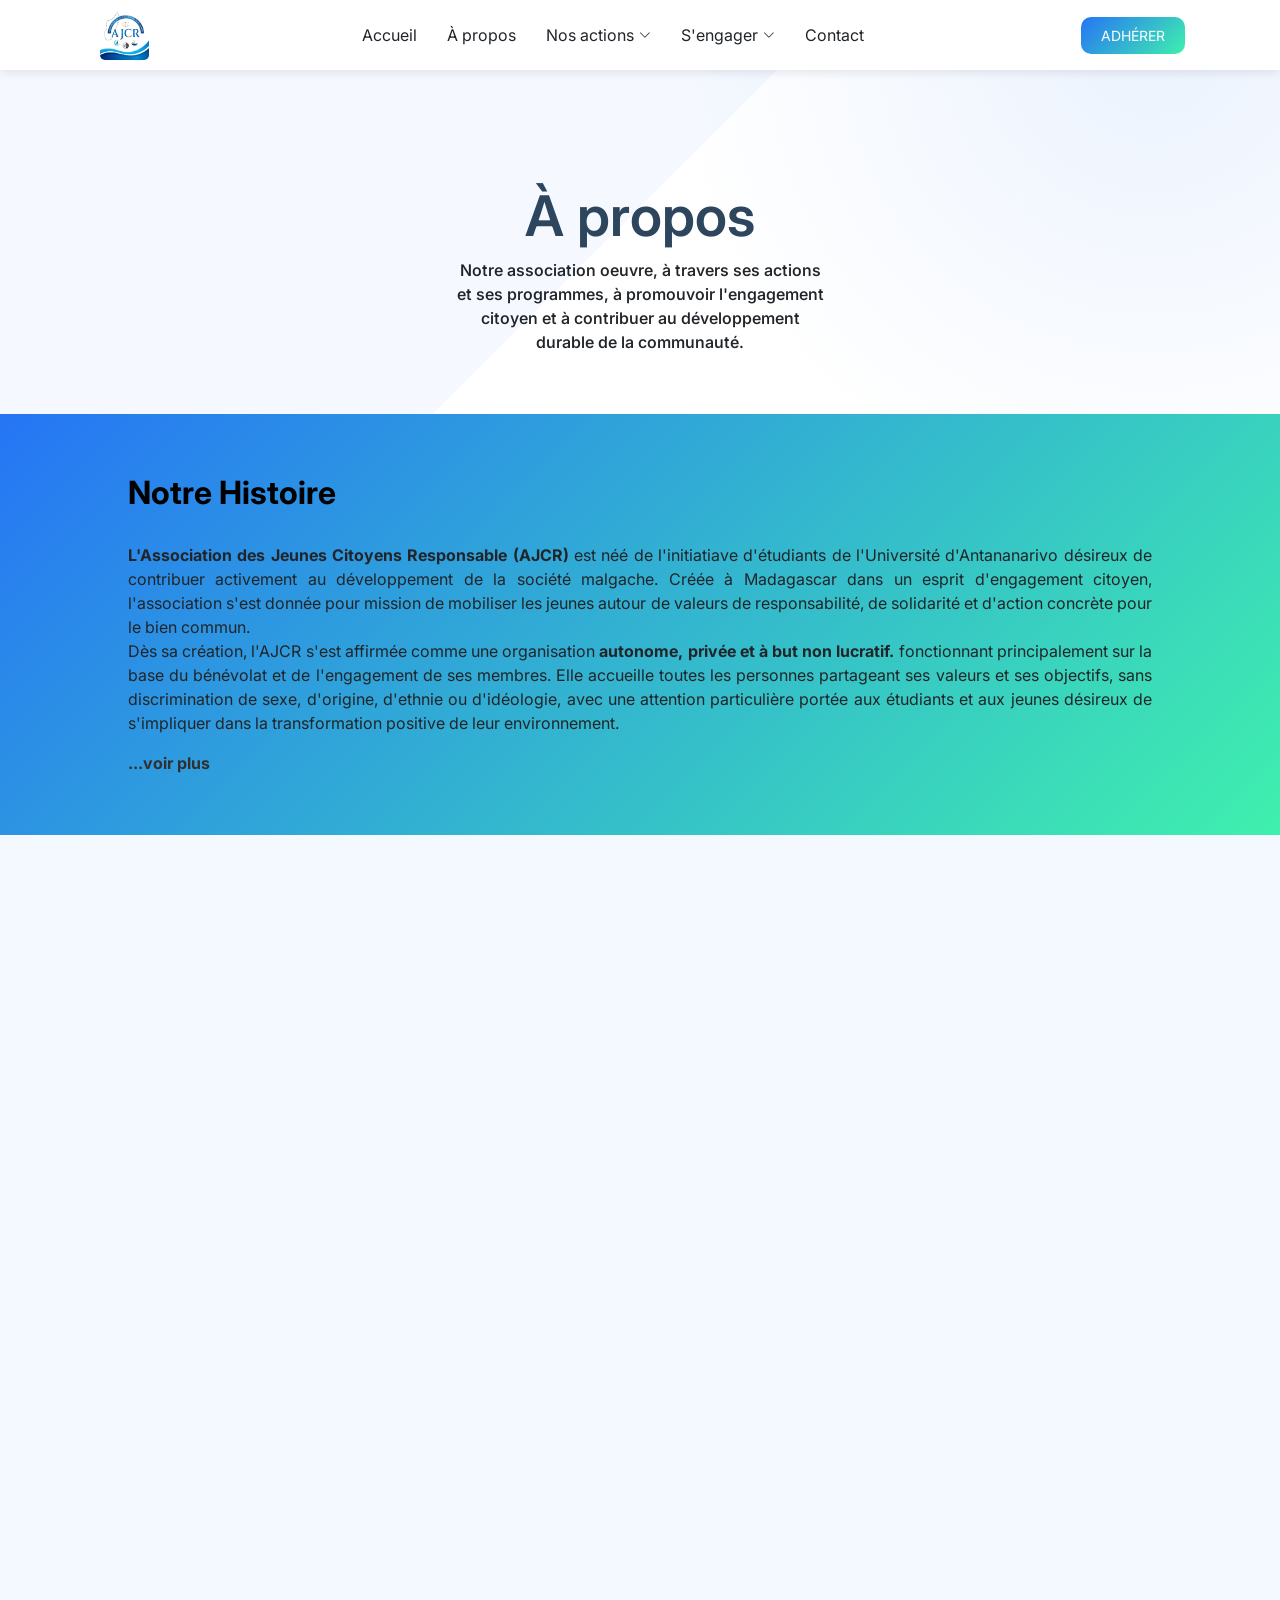
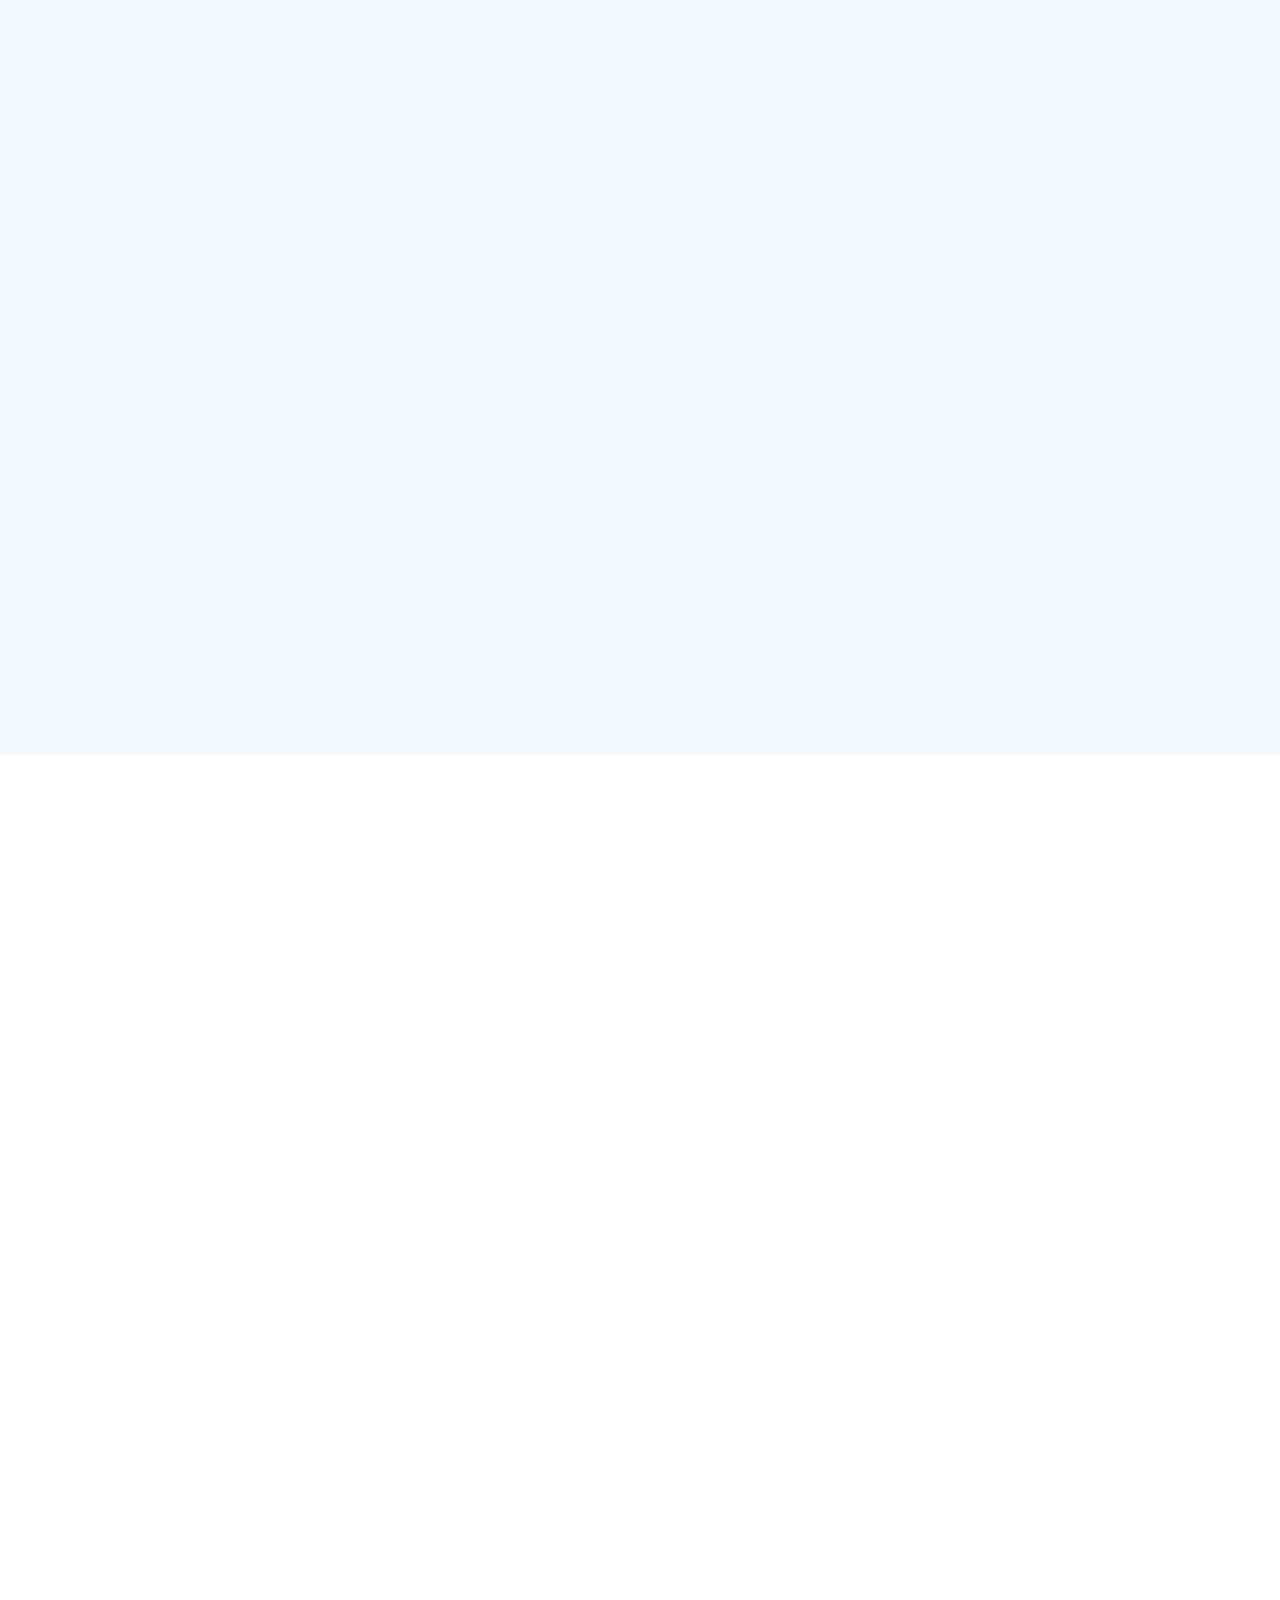
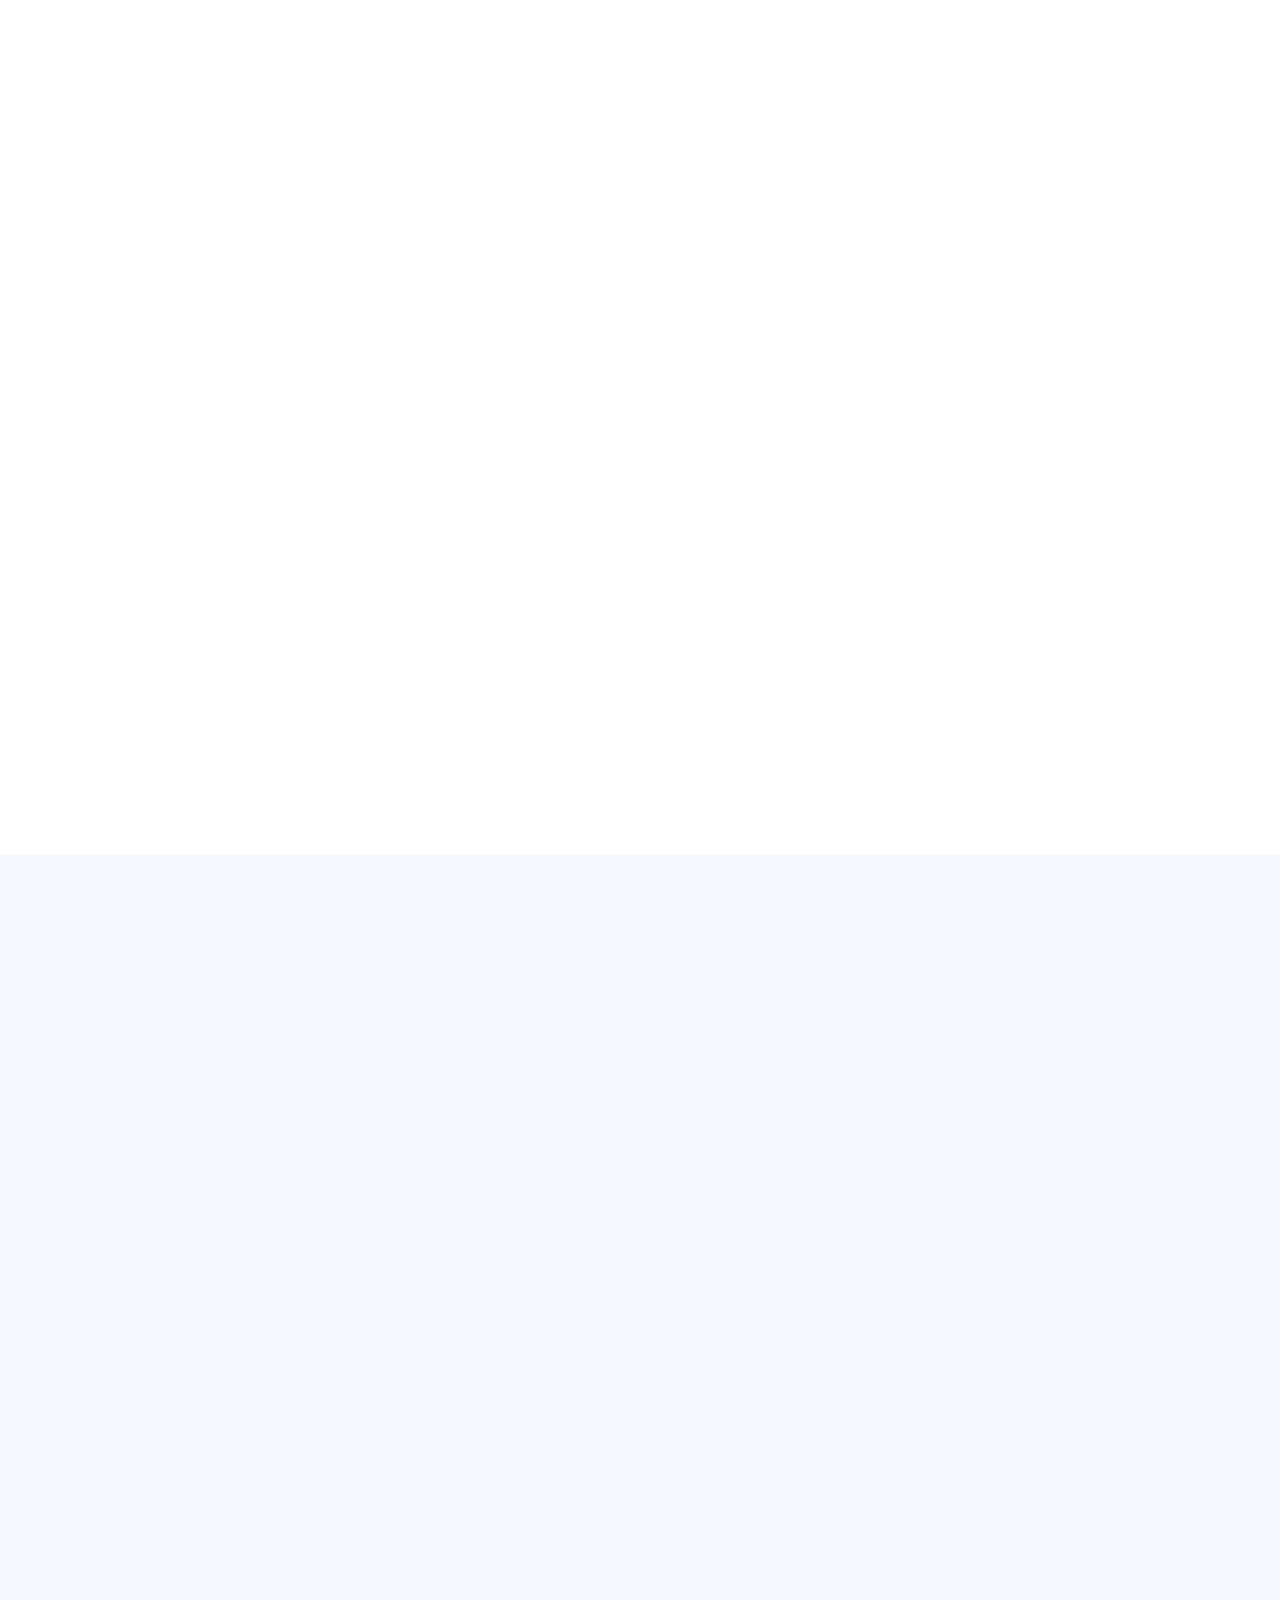
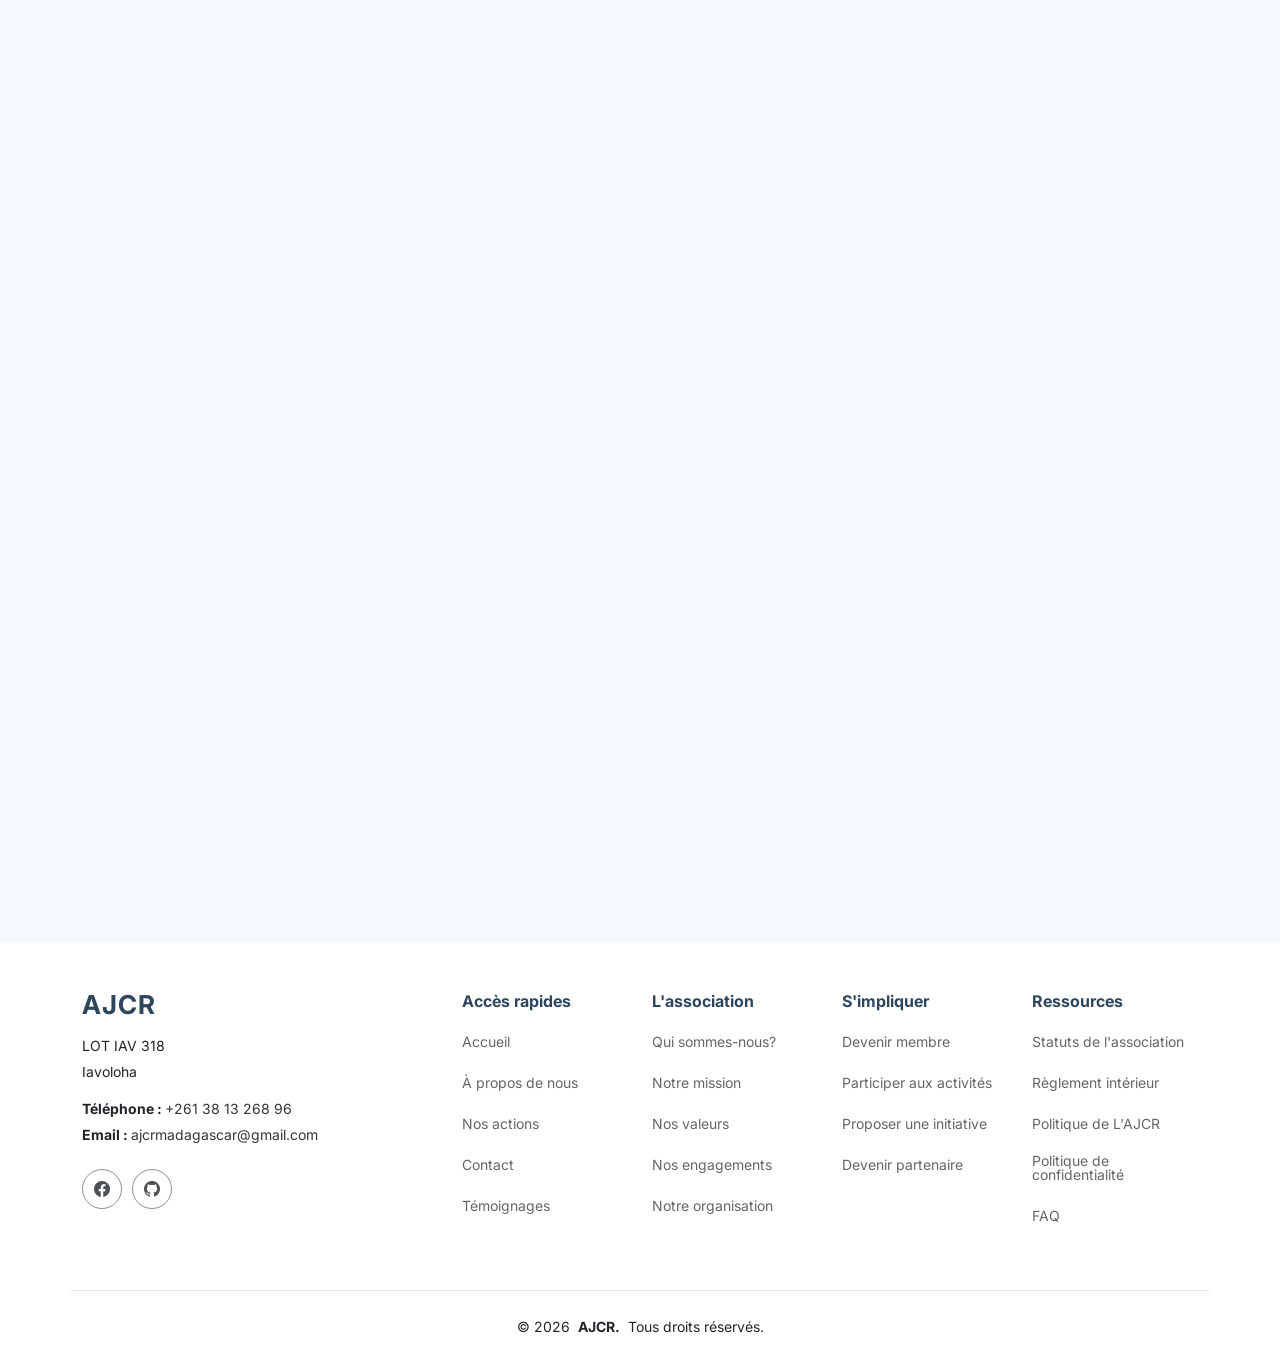
<file: à-propos.html>
<!DOCTYPE html>
<html lang="fr">

<head>
  <meta charset="utf-8">
  <meta content="width=device-width, initial-scale=1.0" name="viewport">
  <title>Association des Jeunes Citoyens Responsables - à propos</title>
  <meta name="description"
    content="AJCR est une association de jeunes citoyen responsables à Madagascar, engagée dans le leadership, le civisme et le développement personnel à travers des actions concrétes et impactantes.">
  <meta name="keywords"
    content="AJCR, association, des, jeunes, citoyens, responsables, engagement citoyen, leadership">

  <!-- Favicons -->
  <link rel="icon" type="image/png" href="favicon-96x96.png" sizes="96x96" />
  <link rel="icon" type="image/svg+xml" href="favicon.svg" />
  <link rel="shortcut icon" href="favicon.ico" />
  <link rel="apple-touch-icon" sizes="180x180" href="apple-touch-icon.png" />
  <meta name="apple-mobile-web-app-title" content="ajcr" />
  <link rel="manifest" href="site.webmanifest" />

  <!-- Fonts -->
  <link href="https://fonts.googleapis.com" rel="preconnect">
  <link href="https://fonts.gstatic.com" rel="preconnect" crossorigin>
  <link href="https://fonts.googleapis.com/css2?family=Inter:wght@300;400;600,700&display=swap" rel="stylesheet">

  <!-- fichier bootstrap -->
  <link href="assets/vendor/bootstrap/css/bootstrap.min.css" rel="stylesheet">
  <link href="assets/vendor/bootstrap-icons/bootstrap-icons.css" rel="stylesheet">
  <link href="assets/vendor/aos/aos.css" rel="stylesheet">
  <link href="assets/vendor/glightbox/css/glightbox.min.css" rel="stylesheet">
  <link href="assets/vendor/swiper/swiper-bundle.min.css" rel="stylesheet">

  <!-- fichier main.css -->
  <link href="assets/css/main.css" rel="stylesheet">

  <!-- Google tag (gtag.js) -->
  <script async src="https://www.googletagmanager.com/gtag/js?id=G-Y91KT4B590"></script>
  <script>
    window.dataLayer = window.dataLayer || [];
    function gtag() { dataLayer.push(arguments); }
    gtag('js', new Date());

    gtag('config', 'G-Y91KT4B590');
  </script>

  <!-- ==============================================================
  le site officielle de l'association des jeunees citoyen responsable 
  =============================================================== -->
</head>

<body class="index-page">

  <header id="header" class="header fixed-top">
    <div class="header-container container-fluid container-xl">

      <a href="index.html" class="logo me-auto me-xl-0">
        <img class="navbar-image" src="assets/img/ajcr2.png" alt="">
      </a>

      <nav id="Menu-de-navigation" class="Menu-de-navigation">
        <ul>
          <li><a href="index.html#hero">Accueil</a></li>
          <li><a href="à-propos.html" class="active">À propos</a></li>
          <li class="dropdown">
            <a href="index.html#Nos-actions"><span>Nos actions</span><i
                class="bi bi-chevron-down toggle-dropdown"></i></a>
            <ul>
              <li><a href="index.html#features-2">Champs d'action</a></li>
              <li><a href="section-details.html">Voir les Sections</a></li>
            </ul>
          </li>
          <li class="dropdown"><a href="#"><span>S'engager</span><i class="bi bi-chevron-down toggle-dropdown"></i></a>
            <ul>
              <li><a href="#Engagement">Nos engagements</a></li>
              <li class="dropdown"><a href="#Avec-nous"><span>Agir avec nous</span> <i
                    class="bi bi-chevron-down toggle-dropdown"></i></a>
                <ul>
                  <li><a href="https://forms.gle/aZLfjE8czCj9Nwq28">Participer aux activités</a></li>
                  <li><a href="https://forms.gle/UtaUMvUK39aXGhhe7">Proposer une initiative</a></li>
                  <li><a href="https://forms.gle/JMhozHPYaGedR1356">Devenir partenaire</a></li>
                </ul>
              </li>
            </ul>
          </li>
          <li><a href="index.html#contact">Contact</a></li>
        </ul>
        <i class="mobile-nav-toggle d-xl-none bi bi-list"></i>
      </nav>
      <a class="btn-adhérer" href="https://forms.gle/XsCxbrKnExZRvkuF6">ADHÉRER</a>
    </div>
  </header>

  <main class="main">
    <!-- Section caractéristique -->
    <!-- titre et déscription de la section -->
    <section class="container-fluid hero" data-aos="fade-up">
      <div class="Titre-pages">
        <h1><span class="titre-pages">À propos</span></h1>
        <p class="allsection-P">Notre association oeuvre, à travers ses actions et ses programmes, à promouvoir
          l'engagement citoyen et à contribuer au développement durable de la communauté.
        </p>
      </div>
    </section>
    <!-- fin du titre et déscription de la section -->
    <!-- Début de la partie 1 -->
    <section class="Notre-histoire">
      <h2 class="notre-histoire">Notre Histoire</h2>
      <p><span class="span-déscription">L'Association des Jeunes Citoyens Responsable (AJCR)</span> est néé de
        l'initiatiave d'étudiants de l'Université d'Antananarivo désireux de contribuer activement au développement
        de la société malgache. Créée à Madagascar dans un esprit d'engagement citoyen, l'association s'est donnée
        pour mission de mobiliser les jeunes autour de valeurs de responsabilité, de solidarité et d'action concrète
        pour le bien commun. <br>Dès sa création, l'AJCR s'est affirmée comme une organisation
        <span class="span-déscription"> autonome, privée et à but non lucratif.</span> fonctionnant principalement sur
        la base du bénévolat et de
        l'engagement de ses membres. Elle accueille toutes les personnes partageant ses valeurs et ses objectifs,
        sans discrimination de sexe, d'origine, d'ethnie ou d'idéologie, avec une attention particulière portée aux
        étudiants et aux jeunes désireux de s'impliquer dans la transformation positive de leur environnement.
        <br><span class="collapse" id="lire-la-suite-5">Initialement centrée autour de l'Université d'Antananarivo,
          l'association a progressivement structuré son
          action autour de plusieurs domaines clés : le développement personnel, le civisme et le leadership,
          l'éthique et la transparence, l'environnement durable ainsi que la promotion du Multiculturalisme. Ces axes
          constituent aujourd'hui les piliers de ses programmes et initiatives.
          <br>Au fil du temps, L'AJCR a évolué pour renforcer sont impact. Si ses activités étaint autrefois concentrées
          principalement dans la capitale, l'association s'inscrit désormais dans une dynamique d'expansion nationale
          avec la mise en place de bureaux régionaux dans plusieurs grandes villes de Madagascar. Cette évolution
          traduit la volonté de créer un <span class="span-déscription"> réseau de jeunes citoyens responsables
            capables d'influencer positivement leurs communautés à travers le pays.</span>
          <br>Aujourd'hui, fidèle à sa devise <span class="span-déscription">"Acta non verba" - des actes, pas seulement
            des paroles,</span> l'AJCR poursuit son engagement en développant des programmes et initiatives visant à
          former une génération de jeunes leaders conscients, engagés et prêts à agir pour construire un avenir
          meilleur pour Madagascar.
        </span>
      </p>
      <a data-bs-toggle="collapse" id="toggle-text-à-propros" href="#lire-la-suite-5"
        class="toggle-text toggle-text-à-propros">...voir
        plus</a>
    </section>
    <!-- fin de la partie 1 -->
    <!-- Début de partie 2 -->
    <section id="features-cards" class="features-cards section light-background">
      <div id="container" class="container">
        <div class="row gy-4">
          <!-- Début -->
          <div id="Qui-nous-sommes" class="col-xl-12 col-md-12 " data-aos="zoom-in" data-aos-delay="100">
            <div class="feature-box box2 orange">
              <div class="box2-1">
                <i id="icône-1" class="bi bi-question-circle-fill"></i>
                <h2><span id="icône-1-1">Qui nous sommes</span></h2>
              </div>
              <p><span class="span-déscription">L'Association des Jeunes Citoyens Responsables (AJCR)</span> est une
                organisation associative
                malgache créée par des étudiants de <span class="span-déscription">L'Université d'Antananarivo.</span>
                Elle est régie par
                l'Ordonnance n°60-133 du 03 octobre 1960 relative aux associations et constitue une organisation
                <span class="span-déscription">autonome, privée et à but non lucratif</span> dont les activités reposent
                essentiellement sur
                l'engagement bénévole de ses membres<br>
                L'AJCR est une organisation ouverte à toute personne ou institution qui adhère à ses principes, à ses
                statuts et à ses objectifs. Fidèle à ses valeurs d'inclusion et de solidarité, l'association accueille
                ses membres <span class="span-déscription">sans discrimination de sexe, de race, d'origine ethnique, de
                  classe sociale ou
                  d'appartenance idéologique.</span><br>
                <span class="collapse" id="lire-la-suite-6">
                  Depuis sa création, l'AJCR place la jeunesse au coeur de son action, en particulier les étudiants,
                  considérés comme des acteurs essentiels du développement et du renouveau de la société. L'Université
                  d'Antananarivo constitue ainsi une espace privilégié d'action, même si les activités de l'association
                  peuvent s'étendre au-delà du cadre universitaire et s'adresse à l'ensemble de la communauté.<br>
                  Au fil de son évolution, l'AJCR s'est engagée dans une dynamique d'expansion nationale visant à
                  renforcer sa présence dans plusieurs régions de Madagascar à travers la mise en place de structures
                  régionales et de projets adaptés aux réalités locales.
                </span>
              </p>
              <a data-bs-toggle="collapse" id="toggle-text-à-propros-1" href="#lire-la-suite-6"
                class="toggle-text">...voir
                plus</a>
            </div>
          </div>
          <!-- fin -->
          <!-- Début -->
          <div id="Notre-mission" class="col-xl-12 col-md-12" data-aos="zoom-in" data-aos-delay="200">
            <div class="feature-box box2 blue">
              <div class="box2-1">
                <i id="icône-2" class="bi bi-bullseye"></i>
                <h2><span id="icône-2-2">Notre mission</span></h2>
              </div>
              <p>
                La mission principale de l'AJCR est de <span class="span-déscription">promouvoir l'engagement citoyen
                  et la participation
                  active des jeunes au développement durable de Madagascar.</span><br>
                L'association oeuvre pour former une génération de citoyens responsables, conscients de leur rôle dans
                la société et capables de contribuer activement à la transformation positive de leur environnement. Dans
                cette perspective, l'AJCR cherche à fovoriser le développement des compétences, la prise de
                responsabilité et l'émergence de leaders engagés au service du bien commun.<br>
                <span class="collapse" id="lire-la-suite-7">
                  Au-delà de la simple sensibilisation, l'AJCR privilégie une approche basée sur l'action concrète et
                  l'impact réel. Son ambition est de
                  <span class="span-déscription">contribuer à un changement durable des
                    mentalités et des
                    comportements,
                  </span> en encourageant les jeunes à transformer leurs talents, leurs idées et leurs
                  passions en initiatives citoyennes constructives.<br>
                  Par ses programmes et ses activités, l'association s'efforce également de créer un esprit de
                  solidarité
                  entre les jeunes, de renforcer leur confiance en leurs capacités et de les préparer à devenir des
                  acteurs responsables dans la vie sociale, économique et politique du pays.
                </span>
              </p>
              <a data-bs-toggle="collapse" id="toggle-text-à-propros-2" href="#lire-la-suite-7"
                class="toggle-text">...voir
                plus</a>
            </div>
          </div>
          <!-- fin -->
          <!-- Début -->
          <div id="Nos-valeurs" class="col-xl-12 col-md-12" data-aos="zoom-in" data-aos-delay="300">
            <div class="feature-box box2 green">
              <div class="box2-1">
                <i id="icône-3" class="bi bi-stars"></i>
                <h2><span id="icône-3-3">Nos valeurs</span></h2>
              </div>
              <p>
                L'action de l'AJCR repose sur un ensemble de valeurs fondamentales qui guident l'ensemble de ses
                activités, de ses projets et de son fonctionnement interne.
              </p>
              <h6 class="span-déscription">Civisme et responsabilité citoyenne</h6>
              <p>
                l'association encourage l'engagement actif des jeunes dans la vie de la société. Elle promeut le
                respect des institutions, la participation citoyenne et la prise de responsabilité dans la construction
                d'une société plus juste et plus équilibrée.
              </p>
              <h6 class="span-déscription">Éthique, transparence et État de droit</h6>
              <p>
                L'AJCR attache une importance particulière à la promotion de l'intégrité, de la transparence et du
                respect des principes démocratiques. Elle encourage une culture politique fondée sur l'éthique et la
                responsabilité.
              </p>
              <span class="collapse" id="lire-la-suite-8">
                <h6 class="span-déscription"> Développement personnel et leadership</h6>
                <p>
                  Convaincue que le changement social commence par le développement individuel, l'association soutient
                  l'épanouissement personnel de ses membres et favorise l'acquisition de compétences en leadership, en
                  entrepreneuriat et en gestion de projets.
                </p>
                <h6 class="span-déscription">Solidarité et engagement collectif</h6>
                <p>
                  L'AJCR encourage la collaboration et la solidarité entre les jeunes afin de créer une dynamique
                  collective orientée vers des objectifs communs et des actions porteuses de sens.
                </p>
                <h6 class="span-déscription">Respect de l'environnement et développement durable</h6>
                <p>
                  L'association oeuvre pour sensibiliser les jeunes aux enjeux environnementaux et promouvoir des
                  pratiques responsables favorisant la préservation de l'environnement et le développement durable.
                </p>
                <h6 class="span-déscription">Multiculturalisme et ouverture</h6>
                <p>
                  L'AJCR valorise la diversité culturelle et encourage les échanges entre les différentes communautés
                  afin de renforcer la compréhension mutuelle et la cohésion sociale.
                  Ces valeurs constituent le socle moral et institutionnel de l'association et orientent l'ensemble de
                  ses initiatives.
                </p>
              </span>

              <a data-bs-toggle="collapse" id="toggle-text-à-propros-3" href="#lire-la-suite-8"
                class="toggle-text">...voir
                plus</a>
            </div>
          </div>
          <!-- fin -->
          <!-- Début -->
          <div id="ce-que-nous-faisons" class="col-xl-12 col-md-12" data-aos="zoom-in" data-aos-delay="400">
            <div class="feature-box box2 red">
              <div class="box2-1">
                <i id="icône-4" class="bi bi-eye-fill"></i>
                <h2><span id="icône-4-4">Notre vision</span></h2>
              </div>
              <p>
                La vision de l'Association des Jeunes Citoyens Responsables (AJCR) est de <span
                  class="span-déscription">former et inspirer une génération de jeunes citoyens responsables, engagés et
                  solidaires,</span> capables de transformer positivement leur environnement et la société malgache.
                L'association vise à canaliser les talents et passions des jeunes vers des actions concrétes et
                impactantes, tout en promouvant les valeurs universelles de civisme, d'éthique, de Multiculturalisme et
                développement durable. Elle imagine un futur où chaque jeune : <br>
              <ul>
                <li><span class="span-déscription">est conscient de son potentiel et de son rôle dans la société,</span>
                </li>
                <li><span class="span-déscription">agit avec responsabilité et esprit d'excellence,</span>
                </li>
                <li><span class="span-déscription">contribue à la création d'une communauté solidaire et
                    proactive,</span>
                </li>
                <li><span class="span-déscription">devient un exemple inspirant pour ses pairs et pour la société tout
                    entière.</span>
                </li>
              </ul>
              <span class="collapse" id="lire-la-suite-9">
                Cette vision se matérialise à travers le programme central <span class="span-déscription">"Jeune
                  Citoyen(ne) d'impact"</span>, qui guide toutes les actions et projets de l'AJCR, assurant que chaque
                initiative ait un effet tangible et durable dans les millieux d'action des jeunes.<br>
              </span>
              </p>
              <a data-bs-toggle="collapse" id="toggle-text-à-propros-4" href="#lire-la-suite-9"
                class="toggle-text">...voir
                plus</a>
            </div>
          </div>
          <!-- fin -->
        </div>
      </div>
    </section>
    <!-- fin de la Partie 2 -->
    <section id="organisation">
      <div class="container">
        <div class="container section-subtitles" data-aos="fade-up">
          <h2><span>Notre organisation</span></h2>
          <p class="allsetcion-P">L'AJCR repose sur une organisation institutionnelle claire et rigoureuse :</p>
        </div>
        <!-- fin du sous-titre -->
        <!-- déscription de la sous-partie -->
        <div class="row stats-row gy-4 mt-5" data-aos="zoom-in" data-aos-delay="500">
          <!-- L'Assemblée générale -->
          <div class="col-lg-12 col-md-12">
            <div class="resposable-item-2">
              <div class="resposable-icon">
                <i class="bi bi-people-fill"></i>
              </div>
              <div class="resposable-content-2">
                <h4>L'Assemblée Générale :</h4>
                <p class="mb-0">Organe souverain de décision</p>
              </div>
            </div>
            <div class="resposable-content-3">
              <p>
                L’Assemblée générale est composée de l’ensemble des membres de l’AJCR. Elle constitue l’organe
                délibérant suprême de l’association, en ce qu’elle exprime la volonté collective des membres,
                détermine les grandes orientations de la structure et se prononce sur les questions essentielles
                intéressant la vie, l’organisation et l’avenir de l’association.
              </p>
            </div>
          </div>
          <!-- fin -->
          <!-- Le conseil d'administration -->
          <div class="col-lg-12 col-md-12">
            <div class="resposable-item-2">
              <div class="resposable-icon">
                <i class="bi bi-briefcase-fill"></i>
              </div>
              <div class="resposable-content-2">
                <h4>Le Conseil d'Administration :</h4>
                <p class="mb-0">Organe d'orientation stratégique</p>
              </div>
            </div>
            <div class="resposable-content-3">
              <p>
                Le Conseil d’administration est composé du Vice-président, du Trésorier, du Président du Conseil
                d’administration (PCA), du Secrétaire général et du Conseiller. Il assure une mission d’administration,
                d’encadrement, de suivi et de contrôle du fonctionnement général de l’association. À ce titre, il veille
                à la bonne marche institutionnelle de l’AJCR, formule des observations, propose des recommandations et
                contribue à la consolidation de la gouvernance associative.
              </p>
            </div>
          </div>
          <!-- fin -->
          <!-- comité directeur et le bureau éxécutif -->
          <div class="col-lg-12 col-md-12">
            <div class="resposable-item-2">
              <div class="resposable-icon">
                <i class="bi bi-person-bounding-box"></i>
              </div>
              <div class="resposable-content-2">
                <h4>Le Comité Directeur et le Bureau Exécutif :</h4>
                <p class="mb-0">Organe de gestion opérationnelle</p>
              </div>
            </div>
            <div class="resposable-content-3">
              <h4>le comité directeur</h4>
              <p>
                Le Comité directeur est composé du Président et du Directeur Général de Programme (DGP). Il constitue le
                centre de direction stratégique et opérationnelle de l’association.
              <ul>
                <li>
                  Le Président assure l’orientation générale de l’association. Il définit la ligne directrice de
                  l’AJCR, fixe les priorités institutionnelles, donne les orientations nécessaires à la conduite de
                  l’action associative et veille à la cohérence générale de la vision portée par l’organisation.
                </li>
                <li>
                  Le Directeur Général de Programme (DGP) constitue l’autorité opérationnelle de l’association. Sous
                  l’impulsion et selon les orientations définies par le Président, il assure la mise en œuvre concrète
                  des
                  projets et programmes, prend toute initiative nécessaire à l’atteinte des objectifs de l’association,
                  pilote les actions opérationnelles, coordonne la dynamique d’exécution, assure une fonction
                  d’interface
                  institutionnelle dans le cadre des nécessités de service et supervise, le cas échéant, les
                  recrutements
                  utiles à la réalisation des missions de l’AJCR.
                </li>
              </ul>
              </p>
            </div>
            <div class="resposable-content-3">
              <h4>le Bureau Exécutif</h4>
              <p>
                Le Bureau exécutif est composé du Président, du Vice-président, du Secrétaire général et du Trésorier.
                Il constitue l’organe exécutif chargé du fonctionnement administratif courant de l’association.
              <Ol>
                <li>
                  Le Président en est le visage et l’autorité institutionnelle. Il représente l’association dans les
                  rapports officiels, garantit son image, porte sa parole au plan institutionnel et veille à la
                  crédibilité de son action.
                </li>
                <li>
                  Le Vice-président assiste le Président dans l’exercice de ses fonctions et le seconde dans ses
                  missions. Il peut être appelé à le suppléer en cas d’absence, d’empêchement ou selon les nécessités de
                  fonctionnement.
                </li>
                <li>
                  Le Secrétaire général assure la gestion administrative de l’association. Il est chargé du
                  secrétariat, des correspondances, des documents administratifs, des archives ainsi que du suivi formel
                  des réunions et activités.
                </li>
                <li>
                  Le Trésorier assure la gestion financière de l’association. Il veille à la bonne administration des
                  ressources, au suivi des recettes et des dépenses, ainsi qu’à la régularité des opérations
                  financières.
                </li>
              </Ol>
              </p>
            </div>
          </div>
          <!-- fin -->
          <!-- la direction Générale des programmes -->
          <div class="col-lg-12 col-md-12">
            <div class="resposable-item-2">
              <div class="resposable-icon">
                <i class="bi bi-gear-fill"></i>
              </div>
              <div class="resposable-content-2">
                <h4>La Direction Générale des Programmes :</h4>
                <p class="mb-0">Moteur d'impulsion des projets</p>
              </div>
            </div>
            <div class="resposable-content-3">
              <p>
                La Direction générale des programmes est dirigée par le Directeur Général de Programme. Elle constitue
                le pôle de conduite, d’impulsion et de pilotage opérationnel des projets, programmes et initiatives de
                l’association.
                Placée dans le cadre de la politique générale et des orientations fixées par le Président, la Direction
                générale des programmes a pour mission d’assurer la mise en mouvement effective des actions de l’AJCR.
                Elle veille à l’impulsion des projets, à l’organisation de leur exécution, à la prise des initiatives
                nécessaires à l’atteinte des objectifs associatifs, à la coordination opérationnelle des interventions,
                à la gestion fonctionnelle des recrutements liés aux besoins des programmes, ainsi qu’au maintien d’une
                interface institutionnelle utile à la bonne articulation des actions de l’association avec ses
                partenaires et son environnement de travail.
              </p>
            </div>
          </div>
          <!-- fin -->
        </div>
        <!-- fin du sous-partie  -->
      </div>
    </section>
    <section id="Engagement" class="services section light-background">
      <!-- titre : Nos engagements -->
      <div class="container section-title" data-aos="fade-up">
        <h2><span class=" allsection">Nos engagements</span></h2>
        <p class="allsection-P">Nos engagements traduisent notre volonté d'agir avec responsabilité, éthique et <br>
          transparence au service de l'intérêt collectif.</p>
      </div>
      <!-- fin de la sous-section titre : Nos engagements -->
      <!-- début -->
      <div class="container" data-aos="fade-up" data-aos-delay="100">
        <div class="row g-4">
          <!-- Début -->
          <div class="col-lg-12" data-aos="fade-up" data-aos-delay="100">
            <div class="service-card d-flex">
              <div class="icon flex-shrink-0">
                <i class="bi bi-graph-up-arrow"></i>
              </div>
              <div>
                <h3>Engagement pour le Développement et l'Epanouissement Personnel</h3>
                <p>L'AJCR place le développement personnel au coeur de son action, convaincue que chaque jeune possède
                  un potentiel unique qui mérite d'être révélé et valorisé. Nous nous engageons à offrir un cadre
                  propice à l'apprentissage, à l'initiative et à la prise de responsabilité, à travers des formations,
                  des ateliers pratiques et des activités orientées vers l'action.
                  Notre ambition est de permettre à chaque membre de renforcer ses compétences, de développer sa
                  confiance en soi et d'acquérir les outils nécessaires pour construire son avenir avec détermination.
                  En favorisant l'esprit entrepreneurial, la créativité et la discipline, nous contribuons à former des
                  jeunes capables de s'adapter, d'innover et de devenir des acteurs de leur propre transformation.
                </p>
              </div>
            </div>
          </div>
          <!-- fin -->
          <!-- Début -->
          <div class="col-lg-12" data-aos="fade-up" data-aos-delay="200">
            <div class="service-card d-flex">
              <div class="icon flex-shrink-0">
                <i class="bi bi-award"></i>
              </div>
              <div>
                <h3>Engagement pour le Civisme, le Leadership et la Citoyenneté</h3>
                <p>
                  Consciente du rôle central de la jeunesse dans le développement de la société, l'AJCR s'engage à
                  promouvoir une citoyenneté active, responsable et éclairée. Nous oeuvrons à sensibiliser les jeunes à
                  leurs droits et devoirs, tout en les incitant à s'impliquer concrètement dans la vie sociale et
                  communautaire.
                  À travers nos programmes et initiatives, nous développons le leadership des jeunes en mettant l'accent
                  sur la responsabilité, l'exemplarité et la capacité à influencer positivement leur environnement.
                  Notre objectif est de former une génération de leaders engagés, capables de porter des projets à
                  impact et de contribuer durablement au progrès de la société.
                </p>
              </div>
            </div>
          </div>
          <!-- fin -->
          <!-- Début -->
          <div class="col-lg-12" data-aos="fade-up" data-aos-delay="300">
            <div class="service-card d-flex">
              <div class="icon flex-shrink-0">
                <i class="bi bi-shield-check"></i>
              </div>
              <div>
                <h3>Engagement pour l'Éthique, la Transparence et l'État de Droit</h3>
                <p>
                  L'AJCR s'inscrit dans une démarche fondée sur des valeurs d'intégrité, de transparence et de respect
                  des principes démocratiques. Nous nous engageons à promouvoir une culture de l'éthique, tant dans les
                  actions individuelles que collectives, en sensibilisant les jeunes à l'importance de la responsabilité
                  et de la redevabilité.
                  Nous encourageons le respect de l'État de droit comme pilier essentiel d'une société juste et
                  équitable. À travers nos actions, nous visons à former des citoyens conscients des enjeux liés à la
                  gouvernance, à la justice et à la transparence, afin qu'ils deviennent des acteurs engagés dans la
                  construction d'un environnement fondé sur la confiance et le respect des règles communes.
                </p>
              </div>
            </div>
          </div>
          <!-- fin -->
          <!-- Début -->
          <div class="col-lg-12" data-aos="fade-up" data-aos-delay="400">
            <div class="service-card d-flex">
              <div class="icon flex-shrink-0">
                <i class="bi bi-globe2"></i>
              </div>
              <div>
                <h3>Engagement pour un Environnement Durable et le Multiculturalisme</h3>
                <p>
                <ul>
                  <li>Environnement sain et durable</li>
                  <p>Consciente des enjeux environnementaux actuels, l'AJCR s'engage à promouvoir des comportements
                    responsables et respectueux de l'environnement. Nous sensibilisons les jeunes aux défis liés à la
                    protection de la nature, à la gestion durable des ressources et à l'importance d'un mode de vie
                    écologique.
                    À travers des actions concrètes, des campagnes de sensibilisation et des initiatives locales, nous
                    encourageons l'adoption de pratiques durables. Notre objectif est de former une jeunesse consciente
                    de son impact sur l'environnement et prête à agir pour préserver les resources naturelles pour les
                    générations futures.
                  </p>
                  <li>Multiculturalisme</li>
                  <p>
                    L'AJCR valorise la diversité culturelle comme une richesse essentielle au développement humain et
                    social. Nous nous engageons à promouvoir le dialogue interculturel, la tolérance et le respect
                    mutuel entre les différentes communautés.
                    À travers des activités culturelles, des échanges et des initiatives inclusives, nous favorisons
                    l'ouverture d'esprit et la compréhension des autres cultures. Cet engagement vise à construire une
                    société plus harmonieuse, fondée sur la solidarité, l'inclusion et le vivre-ensemble.
                  </p>
                </ul>
                </p>
              </div>
            </div>
          </div>
          <!-- fin -->
        </div>
      </div>
      <!-- fin de la section -->
    </section>
  </main>

  <footer id="footer" class="footer">
    <!-- début -->
    <div class="container footer-top">
      <div class="row gy-4">
        <!-- début -->
        <div class="col-lg-4 col-md-6 footer-about">
          <a href="index.html" class="logo">
            <span class="Nom-du-site">AJCR</span>
          </a>
          <div class="footer-contact pt-3">
            <p>LOT IAV 318</p>
            <p>Iavoloha</p>
            <p class="mt-3"><strong>Téléphone : </strong>
              <span>
                <a href="tel:+261381326896">+261 38 13 268 96</a>
              </span>
            </p>
            <p><strong>Email : </strong>
              <span>
                <a href="mailto:ajcrmadagascar@gmail.com">ajcrmadagascar@gmail.com</a>
              </span>
            </p>
          </div>
          <div class="social-links mt-4">
            <a href="https://www.facebook.com/AJCRMADAGASCAR"><i class="bi bi-facebook"></i></a>
            <a href="https://github.com/ajcrmadagascar-prog"><i class="bi bi-github"></i></a>
          </div>
        </div>
        <!-- fin -->
        <!-- début -->
        <div class="col-lg-2 col-md-3 footer-links">
          <h4>Accès rapides</h4>
          <ul>
            <li><a href="index.html#hero">Accueil</a></li>
            <li><a href="index.html#A-propos">À propos de nous</a></li>
            <li><a href="index.html#Nos-actions">Nos actions</a></li>
            <li><a href="index.html#Contact">Contact</a></li>
            <li><a href="index.html#Témoignages">Témoignages</a></li>
          </ul>
        </div>
        <!-- fin -->
        <!-- début -->
        <div class="col-lg-2 col-md-3 footer-links">
          <h4>L'association</h4>
          <ul>
            <li><a href="à-propos.html#Qui-nous-sommes">Qui sommes-nous?</a></li>
            <li><a href="à-propos.html#Notre-mission">Notre mission</a></li>
            <li><a href="à-propos.html#Nos-valeurs">Nos valeurs</a></li>
            <li><a href="#">Nos engagements</a></li>
            <li><a href="#organisation">Notre organisation</a></li>
          </ul>
        </div>
        <!-- fin -->
        <!-- début -->
        <div class="col-lg-2 col-md-3 footer-links">
          <h4>S'impliquer</h4>
          <ul>
            <li><a href="https://forms.gle/XsCxbrKnExZRvkuF6">Devenir membre</a></li>
            <li><a href="https://forms.gle/aZLfjE8czCj9Nwq28">Participer aux activités</a></li>
            <li><a href="https://forms.gle/UtaUMvUK39aXGhhe7">Proposer une initiative</a></li>
            <li><a href="https://forms.gle/JMhozHPYaGedR1356">Devenir partenaire</a></li>
          </ul>
        </div>
        <!-- fin -->
        <!-- début -->
        <div class="col-lg-2 col-md-3 footer-links">
          <h4>Ressources</h4>
          <ul>
            <li><a href="docs/Statut de l'ajcr.pdf" download="">Statuts de l'association</a></li>
            <li><a href="docs/REGLEMENT INTERIEUR DE L'AJCR.pdf" download="">Règlement intérieur</a></li>
            <li><a href="docs/Politique de l'ajcr 2026.pdf" download="">Politique de L'AJCR</a></li>
            <li><a href="politique-de-confidentialité.html">Politique de confidentialité</a></li>
            <li><a href="faq.html">FAQ</a></li>
          </ul>
        </div>
        <!-- fin -->
      </div>
    </div>
    <!-- début -->
    <div class="container copyright mt-4">
      <p>© <span>2026</span> <strong class="px-1 Nom-du-site">AJCR.</strong> <span>Tous droits réservés.</span></p>
    </div>
    <!-- fin -->
  </footer>

  <!-- Scroll Top -->
  <a href="#" id="scroll-top" class="scroll-top"><i class="bi bi-arrow-up-short"></i></a>

  <!-- fichier bootstrap js -->
  <script src="assets/vendor/bootstrap/js/bootstrap.bundle.min.js"></script>
  <script src="assets/vendor/aos/aos.js"></script>
  <script src="assets/vendor/glightbox/js/glightbox.min.js"></script>
  <script src="assets/vendor/swiper/swiper-bundle.min.js"></script>
  <script src="assets/vendor/purecounter/purecounter_vanilla.js"></script>

  <!-- fichier main.js -->
  <script src="assets/js/main.js"></script>
</body>

</html>
</file>
<file: assets/css/main.css>
/*
* nom : AJCR
*/

/*--------------------------------------------------------------
# Font & Couleur (Variables)
--------------------------------------------------------------*/
/* Fonts */
:root {
  --default-font: "Inter", system-ui, -apple-system, Arial, sans-serif;
  --heading-font: "Inter", system-ui, -apple-system, Arial, sans-serif;
  --nav-font: "Inter", system-ui, -apple-system, Arial, sans-serif;
}

/* l'ensemble des variables couleurs du site web ajcr */
:root {
  --background-color: #ffffff;
  /* Background color du site ainsi que celui des sections */
  --default-color: #212529;
  /* couleur par défaut de certains text du site web */
  --heading-color: #2d465e;
  /* Couleur des boutons de certains texte du site web */
  --accent-color: linear-gradient(135deg, #2675f5, #3ff0ad);
  --accent-color-2: #3b82f6;
  /* couleur de certains boutons, liens, et autre élément */
  --surface-color: #ffffff;
  /* la couleur des background des élément, icon des box, des cards, et autre élément du site */
  --contrast-color: #ffffff;
  /* la couleur des sections à propsos du site du texte et du soulignement */
  --allsection-after-icone1-color: rgba(255, 166, 0, 0.434);
  --allsection-after-icone2-color: rgba(12, 99, 221, 0.434);
  --allsection-after-icone3-color: rgba(0, 128, 0, 0.434);
  --allsection-after-icone4-color: rgba(255, 0, 0, 0.434);
  /* couleur des icônes et de la barre en bas de la déscription   */
}

/* couleur de la barre de navigations du site  */
:root {
  --nav-color: #212529;
  /* couleur par défaut du main et des liens du menu de navigation */
  --nav-hover-color: #0d83fd;
  /* couleur appliquer aux liens du barre de navigation aprés le hover ou active */
  --nav-mobile-background-color: #ffffff;
  /* couleur du background pour la barre de navigation sur mobile */
  --nav-dropdown-background-color: #ffffff;
  /* background color utiliser pour les dropdown items aprés le hover */
  --nav-dropdown-color: #212529;
  /* couleur utilisé pour le lien du dropdown dans le menu de navigation */
  --nav-dropdown-hover-color: #0d83fd;
  /*  --nav-hover-color, couleur appliqué aux lien aprés le hover. */
}

/*couleur appliqué aux sections etc. */

.light-background {
  --background-color: #f3f9ff;
  --surface-color: #ffffff;
}

.dark-background {
  --background-color: #0d83fd;
  --default-color: #ffffff;
  --heading-color: #ffffff;
  --surface-color: #409dfd;
  --contrast-color: #ffffff;
}

/* Smooth scroll */
:root {
  scroll-behavior: smooth;
}

/*--------------------------------------------------------------
# style genéral & Classes commun
--------------------------------------------------------------*/

body {
  color: var(--default-color);
  background-color: var(--background-color);
  font-family: var(--default-font);
}

a {
  color: var(--accent-color-2);
  text-decoration: none;
  transition: 0.3s;
}

a:hover {
  color: color-mix(in srgb, var(--accent-color-2), transparent 25%);
  text-decoration: none;
}

h1,
h2,
h3,
h4,
h5,
h6 {
  color: var(--heading-color);
  font-family: var(--heading-font);
}

/*--------------------------------------------------------------
# Header global
--------------------------------------------------------------*/
.header {
  display: flex;
  align-items: center;
  --background-color: rgb(255, 255, 255);
  color: var(--default-color);
  background-color: var(--background-color);
  box-shadow: 0px 2px 10px rgba(0, 0, 0, 0.1);
  padding: 0;
  transition: all 0.5s;
  z-index: 997;
}

.header .header-container {
  position: relative;
  display: flex;
  align-items: center;
  justify-content: space-between;
  background: var(--surface-color);
  border-bottom-left-radius: 10px;
  border-bottom-right-radius: 10px;
  padding: 5px 25px;
}

.scrolled .header .header-container {
  background: color-mix(in srgb, var(--surface-color), transparent 5%);
}

.header .logo {
  display: flex;
  align-items: center;
  line-height: 1;
  padding-left: 5px;
}

.header .logo img {
  max-height: 50px;
  border-radius: 5px;
  margin-right: 10px;
}

.header .logo h1 {
  font-size: 24px;
  margin: 0;
  font-weight: 500;
  color: var(--heading-color);
}

.header .btn-adhérer,
.header .btn-adhérer:focus {
  color: var(--contrast-color);
  background: var(--accent-color);
  font-size: 14px;
  padding: 8px 20px;
  margin: 0 0 0 30px;
  border-radius: 10px;
  transition: 0.3s;
}

.header .btn-adhérer:hover,
.header .btn-adhérer:focus:hover {
  color: var(--contrast-color);
  background: color-mix(in srgb, var(--accent-color-2), transparent 15%);
}

/*--------------------------------------------------------------
# Navigation Menu
--------------------------------------------------------------*/
/* Navmenu - Desktop */
@media (min-width: 1200px) {
  .Menu-de-navigation {
    padding: 0;
  }

  .Menu-de-navigation ul {
    margin: 0;
    padding: 0;
    display: flex;
    list-style: none;
    align-items: center;
  }

  .Menu-de-navigation li {
    position: relative;
  }

  .Menu-de-navigation a,
  .Menu-de-navigation a:focus {
    color: var(--nav-color);
    padding: 18px 15px;
    font-size: 16px;
    font-family: var(--nav-font);
    font-weight: 400;
    display: flex;
    align-items: center;
    justify-content: space-between;
    white-space: nowrap;
    transition: 0.3s;
  }

  .Menu-de-navigation a i,
  .Menu-de-navigation a:focus i {
    font-size: 12px;
    line-height: 0;
    margin-left: 5px;
    transition: 0.3s;
  }

  .Menu-de-navigation li:last-child a {
    padding-right: 0;
  }

  .Menu-de-navigation li:hover>a,
  .Menu-de-navigation .active,
  .Menu-de-navigation .active:focus {
    color: var(--nav-hover-color);
  }

  .Menu-de-navigation .dropdown ul {
    margin: 0;
    padding: 10px 0;
    background: var(--nav-dropdown-background-color);
    display: block;
    position: absolute;
    visibility: hidden;
    left: 14px;
    top: 130%;
    opacity: 0;
    transition: 0.3s;
    border-radius: 4px;
    z-index: 99;
    box-shadow: 0px 0px 30px rgba(0, 0, 0, 0.1);
  }

  .Menu-de-navigation .dropdown ul li {
    min-width: 200px;
  }

  .Menu-de-navigation .dropdown ul a {
    padding: 10px 20px;
    font-size: 15px;
    text-transform: none;
    color: var(--nav-dropdown-color);
  }

  .Menu-de-navigation .dropdown ul a i {
    font-size: 12px;
  }

  .Menu-de-navigation .dropdown ul a:hover,
  .Menu-de-navigation .dropdown ul .active:hover,
  .Menu-de-navigation .dropdown ul li:hover>a {
    color: var(--nav-dropdown-hover-color);
  }

  .Menu-de-navigation .dropdown:hover>ul {
    opacity: 1;
    top: 100%;
    visibility: visible;
  }

  .Menu-de-navigation .dropdown .dropdown ul {
    top: 0;
    left: -90%;
    visibility: hidden;
  }

  .Menu-de-navigation .dropdown .dropdown:hover>ul {
    opacity: 1;
    top: 0;
    left: -100%;
    visibility: visible;
  }

}

@media (max-width: 1199px) {

  .header .header-container {
    margin-left: 10px;
    margin-right: 10px;
    padding: 10px 5px 10px 15px;
  }

  .header .logo {
    order: 1;
  }

  .header .btn-adhérer {
    position: absolute;
    order: 2;
    right: 55px;
    margin: 0;
    padding: 6px 15px;
    display: block;
    z-index: 9999;
  }

  .header .Menu-de-navigation {
    order: 3;
  }
}

/* Menu-de-navigation - Mobile */
@media (max-width: 1199px) {
  .mobile-nav-toggle {
    color: var(--nav-color);
    font-size: 28px;
    line-height: 0;
    margin-right: 10px;
    cursor: pointer;
    transition: color 0.3s;
  }

  .Menu-de-navigation {
    padding: 0;
    z-index: 9997;
  }

  .Menu-de-navigation ul {
    display: none;
    list-style: none;
    position: absolute;
    inset: 69px 0px 0px 0px;
    padding: 0;
    margin: 0;
    background-color: var(--nav-mobile-background-color);
    overflow-y: auto;
    transition: 0.3s;
    z-index: 9998;
  }

  .Menu-de-navigation ul li {
    background: linear-gradient(color-mix(in srgb, var(--accent-color-2), transparent 95%) 100%, color-mix(in srgb, var(--accent-color-2), transparent 98%) 25%, transparent 50%);
    border-radius: 5px;
    margin: 2%;
  }

  .Menu-de-navigation a,
  .Menu-de-navigation a:focus {
    color: var(--nav-dropdown-color);
    padding: 10px 20px;
    font-family: var(--nav-font);
    font-size: 17px;
    font-weight: 500;
    display: flex;
    align-items: center;
    justify-content: space-between;
    white-space: nowrap;
    transition: 0.3s;
  }

  .Menu-de-navigation a i,
  .Menu-de-navigation a:focus i {
    font-size: 12px;
    line-height: 0;
    margin-left: 5px;
    width: 30px;
    height: 30px;
    display: flex;
    align-items: center;
    justify-content: center;
    border-radius: 10px;
    transition: 0.8s;
    background: color-mix(in srgb, var(--accent-color), transparent 90%);
  }

  .Menu-de-navigation a i:hover,
  .Menu-de-navigation a:focus i:hover {
    background: var(--accent-color);
    color: var(--contrast-color);
  }

  .Menu-de-navigation a:hover,
  .Menu-de-navigation .active,
  .Menu-de-navigation .active:focus {
    color: var(--nav-dropdown-hover-color);
  }

  .Menu-de-navigation .active i,
  .Menu-de-navigation .active:focus i {
    background: var(--accent-color);
    color: var(--contrast-color);
    transform: rotate(180deg);
  }

  .Menu-de-navigation .dropdown ul {
    position: static;
    display: none;
    z-index: 99;
    background-color: var(--nav-dropdown-background-color);
    border: 1px solid color-mix(in srgb, var(--default-color), transparent 90%);
    box-shadow: none;
    transition: all 0.5s ease-in-out;
  }

  .Menu-de-navigation .dropdown>.dropdown-active {
    display: block;
    border: none;
  }

  .Menu-de-navigation .dropdown>.dropdown-active li {
    margin: 2% 0 0;
  }

  .mobile-nav-active {
    overflow: hidden;
  }

  .mobile-nav-active .mobile-nav-toggle {
    position: absolute;
    font-size: 32px;
    top: 18px;
    right: 23px;
    margin-right: 0;
    z-index: 9999;
  }

  .mobile-nav-active .Menu-de-navigation {
    position: fixed;
    overflow: hidden;
    inset: 0;
    background: rgba(255, 255, 255, 0);
    transition: 0.3s;
  }

  .mobile-nav-active .Menu-de-navigation>ul {
    display: block;
  }
}

/*--------------------------------------------------------------
# Global Footer
--------------------------------------------------------------*/
.footer {
  color: var(--default-color);
  background-color: var(--background-color);
  font-size: 14px;
  position: relative;
}

#footer-about {
  box-shadow: 0 5px 15px rgba(0, 0, 0, 0.144);
}

.social-links{
  display: flex;
}

@media (max-width:1024px) {
  .footer-top {
    text-align: left;
  }

  .footer .footer-about .logo {
    display: flex;
    align-items: center;
    justify-content: left;
  }

}

@media (max-width:768px) {
  .footer-top {
    flex-direction: column;
    align-items: center;
    text-align: center;
  }

  .footer .footer-about .logo {
    justify-content: center;
  }

}

.footer .footer-top {
  padding-top: 50px;
}

.footer .footer-about .logo {
  line-height: 1;
  margin-bottom: 25px;
}

.footer .footer-about .logo span {
  color: var(--heading-color);
  font-family: var(--heading-font);
  font-size: 26px;
  font-weight: 700;
  letter-spacing: 1px;
}

.footer .footer-about p {
  font-size: 14px;
  font-family: var(--heading-font);
}

@media (max-width:768px) {
  .social-links {
    display: flex;
    align-items: center;
    justify-content: center;
  }

}

.footer .social-links a {
  display: flex;
  align-items: center;
  justify-content: center;
  width: 40px;
  height: 40px;
  border-radius: 50%;
  border: 1px solid color-mix(in srgb, var(--default-color), transparent 50%);
  font-size: 16px;
  color: color-mix(in srgb, var(--default-color), transparent 20%);
  margin-right: 10px;
  transition: 0.3s;
}

.footer .social-links a:hover {
  color: var(--accent-color-2);
  border-color: var(--accent-color-2);
}

.footer h4 {
  font-size: 16px;
  font-weight: bold;
  position: relative;
  padding-bottom: 12px;
}

.footer .footer-links {
  margin-bottom: 30px;
}

.footer .footer-links ul {
  list-style: none;
  padding: 0;
  margin: 0;
}

.footer .footer-links ul i {
  padding-right: 2px;
  font-size: 12px;
  line-height: 0;
}

.footer .footer-links ul li {
  padding: 10px 0;
  align-items: center;
}

.footer .footer-links ul li:first-child {
  padding-top: 0;
}

.footer .footer-links ul a {
  color: color-mix(in srgb, var(--default-color), transparent 30%);
  display: inline-block;
  line-height: 1;
}

.footer .footer-links ul a:hover {
  color: var(--accent-color-2);
}

.footer .footer-contact p {
  margin-bottom: 5px;
}

.footer .footer-contact a {
  color: rgba(0, 0, 0, 0.792);
}

.footer .copyright {
  text-align: center;
  padding: 25px 0;
  border-top: 1px solid color-mix(in srgb, var(--default-color), transparent 90%);
}

.footer .copyright p {
  margin-bottom: 0;
}

.footer .credits {
  margin-top: 8px;
  font-size: 13px;
}

/*--------------------------------------------------------------
# boutton Scroll Top 
--------------------------------------------------------------*/
.scroll-top {
  display: flex;
  align-items: center;
  justify-content: center;
  position: fixed;
  visibility: hidden;
  opacity: 0;
  right: 15px;
  bottom: -15px;
  z-index: 99999;
  background: var(--accent-color);
  width: 44px;
  height: 44px;
  border-radius: 10px;
  transition: all 0.4s;
}

.scroll-top i {
  font-size: 24px;
  color: var(--contrast-color);
  line-height: 0;
}

.scroll-top:hover {
  background: color-mix(in srgb, var(--accent-color-2), transparent 20%);
  color: var(--contrast-color);
}

.scroll-top.active {
  visibility: visible;
  opacity: 1;
  bottom: 15px;
}

/*--------------------------------------------------------------
# Disable aos animation delay on mobile devices
--------------------------------------------------------------*/
@media screen and (max-width: 768px) {
  [data-aos-delay] {
    transition-delay: 0 !important;
  }
}

/*--------------------------------------------------------------
# section global
--------------------------------------------------------------*/
section,
.section {
  color: var(--default-color);
  background-color: var(--background-color);
  padding: 60px 0;
  scroll-margin-top: 90px;
  overflow: clip;
}

@media (max-width: 1199px) {

  section,
  .section {
    scroll-margin-top: 66px;
  }
}

/*--------------------------------------------------------------
# titre de section global
--------------------------------------------------------------*/

.section-title {
  text-align: center;
  padding-bottom: 60px;
  position: relative;
}

.SVG1 {
  position: absolute;
  padding-top: 10%;
  transform: translate(320%, -70px);
  z-index: 1;
}

.Notre-histoire {
  background: var(--accent-color);
  padding-left: 10%;
  padding-right: 10%;
  text-align: justify;
  hyphens: auto;
}

.notre-histoire {
  font-size: 32px;
  font-weight: 700;
  margin-bottom: 3%;
  color: black;
}

.section-subtitles {
  text-align: center;
  position: relative;
  padding-top: 40px;
}

#section-subtitles {
  padding-bottom: 40px;
}

/*---------------------------------------------- 
la partie qui rend responsive la section domaine 
d'intervention 
-----------------------------------------------*/

@media (min-width:992px) {
  #section-subtitles {
    padding: 29px 20% 68px;
  }
}

@media (max-width:991px) {
  #section-subtitles {
    padding: 29px 13% 68px;
  }
}

@media (max-width:767px) {
  .notre-histoire {
    font-size: 32px;
    font-weight: 700;
    margin-bottom: 3%;
    color: black;
  }
}

@media (max-width:333px) {
  .notre-histoire {
    font-size: 22px;
  }
}

/* fin de la section */

.section-subtitles h2 {
  font-size: 24px;
  font-weight: 600;
  margin-bottom: 10px;
  padding-bottom: 10px;
  position: relative;

}

.section-title h2 {
  font-size: 32px;
  font-weight: 700;
  margin-bottom: 20px;
  padding-bottom: 20px;
  position: relative;

}

#section-title-h2 {
  padding-bottom: 0;
}

.section-title p {
  margin-bottom: 0;
}

.allsection {
  position: relative;
  width: 100%;
  z-index: 1;
}

#allsection {
  position: relative;
  width: 100%;
  z-index: 1;
}

.allsection::after {
  content: "";
  position: absolute;
  left: 0;
  bottom: 4px;
  width: 100%;
  height: 10PX;
  background-color: #7ed6c371;
  z-index: -10;
  opacity: 1;
  border-radius: 5px;
}

#allsection::after {
  content: "";
  position: absolute;
  left: 0;
  bottom: 4px;
  width: 100%;
  height: 10PX;
  background-color: #7ed6c371;
  z-index: -10;
  opacity: 1;
  border-radius: 5px;
}

.allsection-P {
  font-weight: 550;
  margin: 0 35%;
}

/*-------------------------------------------------------------- 
la section qui fait que le after de allsection soit responsive 
--------------------------------------------------------------*/

@media (max-width:992px) {
  .allsection-P {
    margin: 0 25%;
  }
}

@media (max-width:467px) {
  #allsection::after {
    content: none;
  }

  .allsection-P {
    margin: 0 10%;
  }
}

@media (max-width:304px) {
  .allsection-P {
    margin: 0 5%;
    text-align: justify;
    hyphens: auto;
  }
}

/*--------------------------------------------------------------
# Hero Section
--------------------------------------------------------------*/
.hero {
  position: relative;
  padding-top: 120px;
  background: linear-gradient(135deg, color-mix(in srgb, var(--accent-color-2), transparent 95%) 50%, color-mix(in srgb, var(--accent-color-2), transparent 98%) 25%, transparent 50%);
}

.hero::before {
  content: "";
  position: absolute;
  top: 0;
  left: 0;
  width: 100%;
  height: 100%;
  background: radial-gradient(circle at 90% 10%, color-mix(in srgb, var(--accent-color-2), transparent 90%), transparent 40%);
  pointer-events: none;
}

.hero .hero-content {
  position: relative;
  z-index: 1;
}

.hero .hero-content h1 {
  font-size: 3.5rem;
  font-weight: 700;
  line-height: 1.2;
  margin-bottom: 1.5rem;
}

.titre-pages {
  font-size: 3.5rem;
  font-weight: 600;
  line-height: 1.2;
  margin-bottom: 1.5rem;
}

.Titre-pages {
  padding-top: 5%;
  text-align: center;
  position: relative;
  z-index: 2;
}

/* --------------------------------------------------------
la section qui fait que le Titre-pages avec faq-1
soit responsive 
 --------------------------------------------------------*/
@media (max-width:467px) {
  #faq-1 {
    padding-top: 25%;
  }

  .titre-pages {
    font-size: 2.5rem;
    font-weight: 600;
    line-height: 1.2;
    margin-bottom: 1.5rem;
  }
}

@media (max-width:333px) {
  #faq-1 {
    padding-top: 25%;
  }

  .titre-pages {
    font-size: 1.5rem;
    font-weight: 600;
    line-height: 1.2;
    margin-bottom: 1.5rem;
  }
}

/* ------------------------------------------------------
fin de la section
------------------------------------------------------- */
.hero .hero-content h1 .accent-text {
  color: var(--accent-color-2);
}

.hero .hero-content p {
  padding-left: 10%;
  padding-right: 10%;
}

@media (min-width: 993px) {
  .hero .hero-content p {
    text-align: justify;
    hyphens: auto;
    padding-left: initial;
    padding-right: initial;
  }

}

@media (min-width: 1200px) {
  .hero .hero-content p {
    text-align: justify;
    hyphens: auto;
    padding-left: initial;
    padding-right: 20%;
  }

}

@media (max-width: 992px) {
  .hero .hero-content {
    text-align: center;
    margin-bottom: 3rem;
  }

  .hero .hero-content h1 {
    font-size: 2.5rem;
  }

  .hero .hero-content .hero-buttons {
    justify-content: center;
  }
}

@media (max-width: 575px) {
  .hero .hero-content h1 {
    font-size: 2rem;
  }
}

.hero .btn-primary {
  background: var(--accent-color);
  border-color: white;
  color: var(--contrast-color);
  padding: 0.75rem 2.5rem;
  border-radius: 10px;
  font-weight: 500;
  transition: all 0.3s ease;
}

.hero .btn-primary:hover {
  background: color-mix(in srgb, var(--accent-color-2), black 20%);
  border-color: color-mix(in srgb, var(--accent-color-2), black 20%);
}

.hero .hero-image {
  position: relative;
  text-align: center;
  z-index: 1;
}

.hero .hero-image img {
  border-radius: 1%;
  max-width: 100%;
  height: auto;
}


/*--------------------------------------------------------------
# Section à-propos 
--------------------------------------------------------------*/
.about .about-meta {
  color: var(--accent-color-2);
  font-weight: 600;
  margin-bottom: 1rem;
  display: inline-block;
}

.about .about-title {
  font-size: 1.75rem;
  margin-bottom: 1rem;
  line-height: 1.2;
  font-weight: 700;
}

@media (max-width: 992px) {
  .about .about-title {
    font-size: 2rem;
  }
}

.about .about-description {
  text-align: justify;
  hyphens: auto;
  margin-bottom: 2rem;
  color: color-mix(in srgb, var(--default-color), transparent 20%);
}

.about-description-span {
  font-weight: 700;
}

/*---------------------------------------------------------------
la partie qui rend le bouton en savoir plus de la section about 
responsive
-------------------------------------------------------------- */

@media (max-width:1200px) {
  .about .feature-list li a {
    padding-left: 7%;
  }
}

@media (max-width:991px) {
  .about .feature-list li a {
    padding-left: 10%;
  }
}

@media (max-width:767px) {
  .about .feature-list li a {
    padding-left: 6%;
  }
}

@media (max-width:320px) {
  .about .feature-list li a {
    padding-left: 10%;
  }
}

/* fin de la partie */

.about .feature-list li a:hover {
  color: rgb(128, 128, 128);
}

.about .image-wrapper {
  position: relative;
}

@media (max-width: 992px) {
  .about .image-wrapper {
    padding-left: 0;
    margin-top: 3rem;
    display: flex;
    flex-direction: column;
    gap: 2rem;
  }

  .about .image-wrapper .images {
    display: flex;
    flex-direction: column;
    gap: 1.5rem;
  }

  .about .image-wrapper .main-image {
    margin-left: 0;
  }
}

/* suite du section à-propos */

.stats-row {
  position: relative;
  z-index: 1;
  margin-top: 1rem;
  background-color: var(--surface-color);
  border-radius: 20px;
  box-shadow: 0 5px 15px rgba(0, 0, 0, 0.05);
  padding-bottom: 2rem;
}


.resposable-item,
.resposable-item-2 {
  display: flex;
  align-items: center;
  gap: 1rem;
  padding: 1rem;
}

.resposable-item .resposable-icon {
  flex-shrink: 0;
  width: 64px;
  height: 64px;
  display: flex;
  align-items: center;
  justify-content: center;
  background: color-mix(in srgb, var(--accent-color-2), transparent 92%);
  border-radius: 50px;
  transition: 0.3s;
}

.resposable-item-2 .resposable-icon {
  flex-shrink: 0;
  width: 64px;
  height: 64px;
  display: flex;
  align-items: center;
  justify-content: center;
  background: color-mix(in srgb, var(--accent-color-2), transparent 92%);
  border-radius: 50px;
  transition: 0.3s;
}

.resposable-item .resposable-icon i {
  font-size: 1.5rem;
  color: var(--accent-color-2);
}

.resposable-item-2 .resposable-icon i {
  font-size: 1.5rem;
  color: var(--accent-color-2);
}

.resposable-item:hover .resposable-icon {
  background: var(--accent-color);
}

.resposable-item-2:hover .resposable-icon {
  background: var(--accent-color);
}

.resposable-item:hover .resposable-icon i {
  color: var(--contrast-color);
}

.resposable-item-2:hover .resposable-icon i {
  color: var(--contrast-color);
}

.resposable-item .resposable-content {
  flex-grow: 1;
}

.resposable-item-2 .resposable-content-2 {
  flex-grow: 1;
}

.resposable-item .resposable-content h4 {
  font-size: 1rem;
  margin-bottom: 0.25rem;
  font-weight: 600;
}

.resposable-item-2 .resposable-content-2 h4 {
  font-size: 1.2rem;
  margin-bottom: 0.25rem;
  font-weight: 600;
}

.resposable-item .resposable-content p {
  font-size: 0.875rem;
  color: color-mix(in srgb, var(--default-color), transparent 40%);
  margin: 0;
}

.resposable-item-2 .resposable-content-2 p {
  font-size: 1rem;
  color: color-mix(in srgb, var(--default-color), transparent 40%);
  margin: 0;
}

.resposable-content-3 p {
  font-size: 1rem;
  color: color-mix(in srgb, var(--default-color), transparent 40%);
  margin: 0;
  text-align: justify;
  hyphens: auto;
  margin: 0% 7%;
}

.resposable-content-3 h4 {
  font-size: 1.2rem;
  font-weight: 600;
  margin: 1% 7%;
}

.resposable-content-3 ul,
ol {
  font-size: 1rem;
  color: color-mix(in srgb, var(--default-color), transparent 40%);
  margin: 0;
  text-align: justify;
  hyphens: auto;
  margin: 0% 7%;
}

@media (max-width: 575px) {
  .resposable-item {
    padding: 1.5rem;
  }

  .resposable-item-2 {
    padding: 1.5rem;
    flex-direction: column;
    text-align: center;
  }

  .resposable-item-2 .resposable-content-2 h4 {
    font-size: 1rem;
  }

  .resposable-content-3 h4 {
    font-size: 0.9rem;
    margin-bottom: 3%;
  }

  .resposable-content-3 p {
    font-size: 0.7rem;
  }

  .resposable-content-3 ul,
  ol {
    font-size: 0.7rem;
  }
}

@keyframes float-badge {
  0% {
    transform: translateY(0);
  }

  50% {
    transform: translateY(-10px);
  }

  100% {
    transform: translateY(0);
  }
}

/*--------------------------------------------------------------
# Features Section
--------------------------------------------------------------*/

.features .nav-tabs {
  border: 0;
  background-color: color-mix(in srgb, var(--default-color), transparent 96%);
  display: inline-flex;
  align-items: center;
  justify-content: center;
  border-radius: 10px;
  padding: 6px;
  width: auto;
}

.features .nav-item {
  margin: 0;
  padding: 0 5px 0 0;
}

.features .nav-item:last-child {
  padding-right: 0;
}

.features .nav-link {
  background-color: none;
  color: var(--heading-color);
  padding: 10px 30px;
  transition: 0.3s;
  border-radius: 10px;
  display: flex;
  align-items: center;
  justify-content: center;
  cursor: pointer;
  height: 100%;
  border: 0;
  margin: 0;
}

@media (max-width: 468px) {
  .features .nav-link {
    padding: 8px 20px;
  }
}

.features .nav-link i {
  padding-right: 15px;
  font-size: 48px;
}

.features .nav-link h4 {
  font-size: 14px;
  font-weight: 500;
  margin: 0;
}

.features .nav-link:hover {
  border-color: color-mix(in srgb, var(--default-color), transparent 80%);
}

.features .nav-link:hover h4 {
  color: var(--accent-color-2);
}

.features .nav-link.active {
  background: var(--accent-color);
  border-color: var(--accent-color-2);
}

.features .nav-link.active h4 {
  color: var(--contrast-color);
}

.features .tab-content {
  margin-top: 30px;
}

.features .tab-pane h3 {
  color: var(--heading-color);
  font-weight: 700;
  font-size: 32px;
  position: relative;
  margin-bottom: 20px;
  padding-bottom: 20px;
}

.features .tab-pane h3:after {
  content: "";
  position: absolute;
  display: block;
  width: 60px;
  height: 3px;
  background: var(--accent-color);
  left: 0;
  bottom: 0;
}

/* Pour le responsive de h3 et le h3:after  */

@media (min-width:1024px) {
  .features .tab-pane h3 {
    text-align: initial;
    padding-right: 8%;
  }

}

@media (max-width:991px) {
  .features .tab-pane h3 {
    padding-left: 2%;
    padding-right: 2%;
  }

  .features .tab-pane h3:after {
    left: 2%;
  }
}

@media (max-width:768px) {
  .features .tab-pane h3 {
    text-align: center;
    font-size: 22px;
  }

  .features .tab-pane h3:after {
    left: 50%;
    transform: translateX(-50%);
  }
}

/* la fin du responsive de h3 et le h3:after */

.tab-pane-p {
  text-align: justify;
  hyphens: auto;
  padding-right: 8%;
}

@media (max-width:1024px) {
  .tab-pane-p {
    padding-right: 8%;
    padding-left: initial;
  }

}

@media (max-width:991px) {
  .tab-pane-p {
    padding-right: 2%;
    padding-left: 2%;
  }

}

.img-fluid {
  border-radius: 2%;

}

.span-déscription {
  font-weight: 700;

}

.features .tab-pane p:last-child {
  margin-bottom: 0;
}

/*--------------------------------------------------------------
# Features Cards Section
--------------------------------------------------------------*/
.features-cards {
  --default-color: #555;
  --heading-color: #333;
}

.features-cards .feature-box {
  height: 100%;
  padding: 40px 25px;
  border-radius: 10px;

}

.box2 {
  text-align: justify;
  hyphens: auto;

}

.features-cards .feature-box i {
  font-size: 44px;
  display: inline-block;
  line-height: 0;
  color: var(--accent-color-2);
  margin-bottom: 20px;
}

#icône-1-1,
#icône-2-2,
#icône-3-3,
#icône-4-4 {
  position: relative;
  width: 100%;
  z-index: 1;
}

#icône-1-1::after {
  content: "";
  position: absolute;
  left: 0;
  bottom: 4px;
  width: 100%;
  height: 10PX;
  background-color: var(--allsection-after-icone1-color);
  z-index: -10;
  opacity: 0.7;
  border-radius: 5px;
}

#icône-2-2::after {
  content: "";
  position: absolute;
  left: 0;
  bottom: 4px;
  width: 100%;
  height: 10PX;
  background-color: var(--allsection-after-icone2-color);
  z-index: -10;
  opacity: 0.7;
  border-radius: 5px;
}

#icône-3-3::after {
  content: "";
  position: absolute;
  left: 0;
  bottom: 4px;
  width: 100%;
  height: 10PX;
  background-color: var(--allsection-after-icone3-color);
  z-index: -10;
  opacity: 0.7;
  border-radius: 5px;
}

#icône-4-4::after {
  content: "";
  position: absolute;
  left: 0;
  bottom: 4px;
  width: 100%;
  height: 10PX;
  background-color: var(--allsection-after-icone4-color);
  z-index: -10;
  opacity: 0.7;
  border-radius: 5px;
}

/* --------------------------------------------------
partie qui fait le icone-1-1 - 4-4 soit responsive 
-------------------------------------------------- */
@media (max-width:450px) {

  #icône-1,
  #icône-2,
  #icône-3,
  #icône-4 {
    display: block;
    align-items: center;
    width: 100%;
  }

  #icône-1-1,
  #icône-2-2,
  #icône-3-3,
  #icône-4-4 {
    display: block;
    align-items: center;
    position: relative;
    width: 100%;
    font-size: 24px;
    z-index: 1;
  }

  .features-cards .feature-box {
    justify-content: center;
  }

  .box2-1 {
    text-align: center;
  }

  #icône-1-1::after,
  #icône-2-2::after,
  #icône-3-3::after,
  #icône-4-4::after {
    content: "";
    position: absolute;
    left: 0;
    bottom: 4px;
    width: 100%;
    height: 5px;
    z-index: -10;
    opacity: 0.7;
    border-radius: 5px;
  }

  #icône-1-1::after {
    background-color: var(--allsection-after-icone1-color);
  }

  #icône-2-2::after {
    background-color: var(--allsection-after-icone2-color);
  }

  #icône-3-3::after {
    background-color: var(--allsection-after-icone3-color);
  }

  #icône-4-4::after {
    background-color: var(--allsection-after-icone4-color);
  }

}

@media (max-width:325px) {

  #icône-1-1 {
    color: var(--allsection-after-icone1-color);
  }

  #icône-2-2 {
    color: var(--allsection-after-icone2-color);
  }

  #icône-3-3 {
    color: var(--allsection-after-icone3-color);
  }

  #icône-4-4 {
    color: var(--allsection-after-icone4-color);
  }

  #icône-1-1::after,
  #icône-2-2::after,
  #icône-3-3::after,
  #icône-4-4::after {
    content: none;
  }
}

/* fin de la partie */

.features-cards .feature-box h2 {
  display: inline-block;
  font-size: 32px;
  font-weight: 700;
  margin: 0 0 10px 15px;
}

.features-cards .feature-box p {
  font-size: 15px;
  margin-bottom: 0;
  color: black;
}

.features-cards .feature-box li {
  font-size: 15px;
}

.features-cards .feature-box h6 {
  font-size: 16px;
  margin-top: 1%;
}

.features-cards .feature-box a {
  font-size: 15px;
  margin-bottom: 0;
  color: #848484a7;
}

.features-cards .feature-box a:hover {
  color: grey;
}

.features-cards .feature-box.orange {
  background-color: #fff3e2;
}

.features-cards .feature-box.orange i {
  color: #edb86e;
}

.features-cards .feature-box.blue {
  background-color: #deedfd;
}

.features-cards .feature-box.blue i {
  color: #20a5f8;
}

.features-cards .feature-box.green {
  background-color: #d5f1e4;
}

.features-cards .feature-box.green i {
  color: #48c88a;
}

.features-cards .feature-box.red {
  background-color: #fdeded;
}

.features-cards .feature-box.red i {
  color: #f28484;
}

/*--------------------------------------------------------------
# Features 2 Section
--------------------------------------------------------------*/
.features-2 .feature-item .feature-icon {
  width: 60px;
  height: 60px;
  display: flex;
  align-items: center;
  justify-content: center;
  border-radius: 50%;
  background: color-mix(in srgb, var(--accent-color-2), transparent 92%);
}

.features-2 .feature-item .feature-icon i {
  font-size: 24px;
  color: var(--accent-color-2);
}

.svg-icon {
  width: 30px;
}

.svg-icon-1 {
  width: 35px;
}

.features-2 .feature-item .feature-content h3 {
  font-size: 20px;
  font-weight: 600;
  margin-bottom: 10px;
}

.features-2 .feature-item .feature-content p {
  color: color-mix(in srgb, var(--default-color), transparent 25%);
  font-size: 15px;
  margin-bottom: 0;
}

.features-2 .phone-mockup {
  position: relative;
  padding: 30px 0;
}

.features-2 .phone-mockup img {
  max-width: 300px;
  height: auto;
  filter: drop-shadow(0 5px 15px rgba(0, 0, 0, 0.1));
}

@media (max-width: 991.98px) {
  .features-2 .feature-item {
    text-align: center !important;
    margin-bottom: 2rem;
  }

  .features-2 .feature-item .d-flex {
    flex-direction: column;
    text-align: center;
    justify-content: center !important;
  }

  .features-2 .phone-mockup {
    margin: 3rem 0;
  }
}

/*--------------------------------------------------------------
# Call To Action Section
--------------------------------------------------------------*/
.call-to-action .container {
  background: var(--accent-color);
  color: var(--contrast-color);
  position: relative;
  overflow: hidden;
  border-radius: 1rem;
  padding: 4rem 2rem;
}

.call-to-action .content h2,
.call-to-action .content p {
  color: var(--contrast-color);
  position: relative;
  z-index: 2;
}

.call-to-action .btn-cta {
  background-color: color-mix(in srgb, var(--contrast-color) 15%, transparent);
  color: var(--contrast-color);
  padding: 12px 40px;
  border-radius: 10px;
  transition: all 0.3s ease;
  border: 2px solid var(--contrast-color);
  position: relative;
  z-index: 2;
}

.call-to-action .btn-cta:hover {
  background-color: var(--contrast-color);
  color: var(--accent-color-2);
}

.call-to-action .shape {
  position: absolute;
  pointer-events: none;
  z-index: 1;
}

.call-to-action .shape svg {
  width: 100%;
  height: 100%;
}

.call-to-action .shape svg path {
  fill: color-mix(in srgb, var(--contrast-color) 100%, transparent);
}

.call-to-action .shape-1 {
  width: 300px;
  height: 300px;
  top: -100px;
  right: -50px;
  opacity: 0.2;
  transform: rotate(45deg);
  animation: shapes-float 3s ease-in-out infinite;
}

.call-to-action .shape-2 {
  width: 200px;
  height: 200px;
  bottom: -50px;
  left: -50px;
  opacity: 0.2;
  transform: rotate(-15deg);
  animation: shapes-float 4s ease-in-out infinite;
}

.call-to-action .shape-3 {
  width: 150px;
  height: 150px;
  top: 20%;
  right: 15%;
  opacity: 0.1;
  transform: rotate(15deg);
}

.call-to-action .dots {
  position: absolute;
  pointer-events: none;
  z-index: 1;
  color: var(--contrast-color);
}

.call-to-action .dots svg {
  width: 100%;
  height: 100%;
}

.call-to-action .dots-1 {
  width: 200px;
  height: 200px;
  top: -30px;
  left: 10%;
  opacity: 0.2;
  transform: rotate(15deg);
  animation: shapes-float 4s ease-in-out infinite;
}

.call-to-action .dots-2 {
  width: 150px;
  height: 150px;
  bottom: 20px;
  right: 15%;
  opacity: 0.2;
  transform: rotate(-10deg);
}

@keyframes shapes-float {

  0%,
  100% {
    transform: scale(0.8) rotate(45deg) translateY(0);
  }

  50% {
    transform: scale(0.8) rotate(45deg) translateY(-20px);
  }
}

@media (max-width: 992px) {
  .call-to-action .container {
    padding: 3rem 1.5rem;
  }

  .call-to-action .shape-1 {
    width: 200px;
    height: 200px;
  }

  .call-to-action .shape-2 {
    width: 150px;
    height: 150px;
  }

  .call-to-action .shape-3 {
    width: 100px;
    height: 100px;
  }

  .call-to-action .dots-1 {
    width: 150px;
    height: 150px;
  }

  .call-to-action .dots-2 {
    width: 120px;
    height: 120px;
  }

  .call-to-action .dots-3 {
    width: 80px;
    height: 80px;
  }
}

@media (max-width: 575px) {
  .call-to-action .container {
    border-radius: 0;
  }
}

/*--------------------------------------------------------------
# Clients Section
--------------------------------------------------------------*/
.clients .swiper-slide img {
  opacity: 0.5;
  transition: 0.3s;
}

.clients .swiper-slide img:hover {
  filter: none;
  opacity: 1;
}

.clients .swiper-wrapper {
  height: auto;
}

.clients .swiper-pagination {
  margin-top: 80px;
  margin-bottom: 20px;
  position: relative;
}

.clients .swiper-pagination .swiper-pagination-bullet {
  width: 20px;
  height: 20px;
  opacity: 1;
  background-color: color-mix(in srgb, var(--default-color), transparent 80%);
}

.clients .swiper-pagination .swiper-pagination-bullet-active {
  background: var(--accent-color);
}

/*--------------------------------------------------------------
# Témoignages Section
--------------------------------------------------------------*/
.testimonials .testimonial-item {
  background-color: var(--surface-color);
  box-shadow: 0px 2px 30px rgba(0, 0, 0, 0.08);
  padding: 30px;
  border-radius: 1.5%;
  position: relative;
  overflow: hidden;
  height: 100%;
}

.testimonials .testimonial-item::after {
  content: "";
  position: absolute;
  inset: 0;
  background: radial-gradient(circle at 70% 30%, rgba(0, 170, 255, 0.2), transparent 90%);
  filter: blur(60px);
  opacity: 0.4;
  pointer-events: none;
}


.testimonials .testimonial-item .quote-bg {
  position: absolute;
  opacity: 0.08;
  width: 54%;
  height: 300px;
  right: 17px;
  top: 22%;
  pointer-events: none;
}

/* responsive pour les écrans de téléphone */
@media(max-width:553px) {
  .testimonials .testimonial-item .quote-bg {
    width: 70%;
  }
}

.testimonials .testimonial-item .testimonial-img {
  width: 90px;
  border-radius: 50px;
  border: 6px solid var(--background-color);
  float: left;
  margin: 0 10px 0 0;
}

.testimonials .testimonial-item h3 {
  font-size: 18px;
  font-weight: bold;
  margin: 10px 0 5px 0;
}

.testimonials .testimonial-item h4 {
  font-weight: 600;
  font-size: 14px;
  color: rgb(26, 188, 156);
  margin: 5px 0 0 0;
}

.testimonials .testimonial-item .quote-icon-left,
.testimonials .testimonial-item .quote-icon-right {
  color: color-mix(in srgb, var(--accent-color-2), transparent 50%);
  font-size: 26px;
  line-height: 0;
}

.testimonials .testimonial-item .quote-icon-left {
  display: inline-block;
  left: -5px;
  position: relative;
}

.testimonials .testimonial-item .quote-icon-right {
  display: inline-block;
  right: -5px;
  position: relative;
  top: 10px;
  transform: scale(-1, -1);
}

.testimonials .testimonial-item p {
  text-align: justify;
  hyphens: auto;
  font-style: italic;
  margin: 50px 0 0 0;
  padding: 0;
}

.toggle-text {
  color: gray;
}

.toggle-text:hover {
  color: gray;
}

#toggle-text-à-propros,
#toggle-text-à-propros-1,
#toggle-text-à-propros-3,
#toggle-text-à-propros-2,
#toggle-text-à-propros-4 {
  color: rgb(49, 47, 47);
  font-weight: 700;
}

/*--------------------------------------------------------------
# Stats Section
--------------------------------------------------------------*/
.stats .stats-item {
  padding: 30px;
  width: 100%;
}

.stats .stats-item span {
  color: var(--heading-color);
  font-size: 48px;
  display: block;
  font-weight: 700;
  margin-bottom: 20px;
  padding-bottom: 20px;
  position: relative;
}

.stats .stats-item span:after {
  content: "";
  position: absolute;
  display: block;
  width: 25px;
  height: 3px;
  background: var(--accent-color);
  left: 0;
  right: 0;
  bottom: 0;
  margin: auto;
}

.stats .stats-item p {
  color: color-mix(in srgb, var(--default-color), transparent 40%);
  padding: 0;
  margin: 0;
  font-family: var(--heading-font);
  font-weight: 500;
}

/*--------------------------------------------------------------
# Section nos engagements
--------------------------------------------------------------*/
.services .service-card {
  display: flex;
  height: 100%;
  padding: 30px;
  background: var(--surface-color);
  border-radius: 10px;
  transition: all 0.3s ease;
}

.services .service-card:hover {
  box-shadow: 0 0 15px rgba(0, 0, 0, 0.08);
}

.services .service-card:hover .icon {
  background: var(--accent-color);
  color: var(--contrast-color);
}

.services .service-card:hover .read-more {
  color: color-mix(in srgb, var(--accent-color-2), transparent 25%);
}

.services .service-card .icon {
  width: 60px;
  height: 60px;
  margin-right: 30px;
  background: color-mix(in srgb, var(--accent-color-2), transparent 90%);
  display: flex;
  align-items: center;
  justify-content: center;
  border-radius: 8px;
  color: var(--accent-color-2);
  font-size: 28px;
  transition: all 0.3s ease;
  line-height: 1;
}

.services .service-card h3 {
  font-size: 22px;
  font-weight: 700;
  margin-bottom: 15px;
}

.services .service-card p {
  margin-bottom: 25px;
  color: color-mix(in srgb, var(--default-color), transparent 25%);
  font-size: 15px;
  line-height: 1.6;
}

.services .service-card .read-more {
  display: inline-flex;
  align-items: center;
  gap: 8px;
  color: var(--accent-color-2);
  font-weight: 500;
  transition: all 0.3s ease;
}

.services .service-card .read-more i {
  font-size: 14px;
  transition: transform 0.3s ease;
}

.services .service-card .read-more:hover i {
  transform: translateX(5px);
}

/* responsive pour les écrans de téléphone */
@media(max-width:553px) {
  .services .service-card {
    text-align: center;
    align-items: center;
    flex-direction: column;
  }

  .services .service-card .icon {
    width: 60px;
    height: 60px;
    margin-right: 0;
    margin-bottom: 5%;
  }

  .services .service-card p {
    text-align: justify;
    hyphens: auto;
  }

}

@media(max-width:385px) {
  .services .service-card h3 {
    font-size: 20px;
    font-weight: 700;
    margin-bottom: 15px;
  }
}

@media(max-width:367px) {
  .services .service-card h3 {
    font-size: 18px;
    font-weight: 700;
    margin-bottom: 15px;
  }
}

@media(max-width:348px) {
  .services .service-card h3 {
    font-size: 14px;
    font-weight: 700;
    margin-bottom: 15px;
  }

  .services .service-card p {
    font-size: 12px;
  }
}

/* fin de la responsive */
/*--------------------------------------------------------------
# Section Actions
--------------------------------------------------------------*/
.Mobilisation .Mobilisation-card {
  height: 100%;
  padding: 2rem;
  background: var(--surface-color);
  border-radius: 1rem;
  transition: all 0.3s ease;
  position: relative;
}

.Mobilisation .Mobilisation-card:hover {
  box-shadow: 0 10px 30px rgba(0, 0, 0, 0.1);
}

.Mobilisation .Mobilisation-card.popular {
  background: var(--accent-color);
  color: var(--contrast-color);
}

.Mobilisation .Mobilisation-card.popular .btn-light:hover {
  background: color-mix(in srgb, var(--contrast-color), transparent 10%);
}

.Mobilisation .Mobilisation-card .popular-badge {
  position: absolute;
  top: -12px;
  left: 50%;
  transform: translateX(-50%);
  background: var(--contrast-color);
  color: var(--accent-color-2);
  padding: 0.5rem 1rem;
  border-radius: 0.5rem;
  font-size: 2rem;
  font-weight: 600;
  box-shadow: 0px -2px 10px rgba(0, 0, 0, 0.08);
}

.Mobilisation .Mobilisation-card .popular-badge-0 {
  position: absolute;
  top: -12px;
  left: 50%;
  transform: translateX(-50%);
  background: var(--accent-color);
  color: white;
  padding: 0.5rem 1rem;
  border-radius: 0.5rem;
  font-size: 2rem;
  font-weight: 600;
  box-shadow: 0px -2px 10px rgba(0, 0, 0, 0.08);
}

.Mobilisation .Mobilisation-card .price {
  margin-bottom: 1.5rem;
  margin-top: 3rem;
}

.Mobilisation .Mobilisation-card .price .amount {
  font-size: 1.5rem;
  font-weight: 700;
  line-height: 1;
}

.Mobilisation .Mobilisation-card .description {
  text-align: justify;
  hyphens: auto;
  margin-bottom: 2rem;
  font-size: 0.975rem;
}

.Mobilisation .Mobilisation-card .btn {
  width: 100%;
  padding: 0.75rem 1.5rem;
  display: flex;
  align-items: center;
  justify-content: center;
  gap: 0.5rem;
  font-weight: 500;
  border-radius: 10px;
}

.Mobilisation .Mobilisation-card .btn.btn-primary {
  background: var(--accent-color);
  border: none;
  color: var(--contrast-color);
}

.Mobilisation .Mobilisation-card .btn.btn-primary:hover {
  background: color-mix(in srgb, var(--accent-color-2), transparent 15%);
}

/*--------------------------------------------------------------
# Faq Section
--------------------------------------------------------------*/
.faq .faq-title {
  font-size: 2.5rem;
  font-weight: 700;
  margin-bottom: 1rem;
  color: var(--heading-color);
  z-index: 5;
}

.faq .faq-description {
  text-align: justify;
  font-size: 1rem;
  color: var(--default-color);
  margin-bottom: 0;
}

@media (max-width:991px) {
  .faq .faq-description {
    margin-bottom: 2rem;
  }
}

.faq-arrow-1 {
  width: 100%;
}

.faq .faq-arrow {
  width: 100%;
}

.faq .faq-container .faq-item {
  background-color: var(--surface-color);
  position: relative;
  padding: 20px;
  margin-bottom: 15px;
  border-radius: 10px;
  overflow: hidden;
}

.faq .faq-container .faq-item:last-child {
  margin-bottom: 0;
}

.faq .faq-container .faq-item h3 {
  font-weight: 600;
  font-size: 16px;
  line-height: 24px;
  margin: 0 30px 0 0;
  transition: 0.3s;
  cursor: pointer;
  display: flex;
  align-items: center;
}

.faq .faq-container .faq-item h3 .num {
  color: var(--accent-color-2);
  padding-right: 5px;
}

.faq .faq-container .faq-item h3:hover {
  color: var(--accent-color-2);
}

.faq .faq-container .faq-item .faq-content {
  display: grid;
  grid-template-rows: 0fr;
  transition: 0.3s ease-in-out;
  visibility: hidden;
  opacity: 0;
}

.faq .faq-container .faq-item .faq-content p {
  text-align: justify;
  hyphens: auto;
  margin-bottom: 0;
  overflow: hidden;
  font-size: 14px;
}

/* parti qui rend la page responsive */
@media (max-width:449px) {
  .faq .faq-container .faq-item .faq-content p {
    text-align: justify;
    hyphens: auto;
    font-size: 13px;
  }

  .faq .faq-container .faq-item h3 {
    font-size: 16px;
  }
}

/* fin de la partie */

.faq .faq-container .faq-item .faq-toggle {
  position: absolute;
  top: 20px;
  right: 20px;
  font-size: 16px;
  line-height: 0;
  transition: 0.3s;
  cursor: pointer;
}

.faq .faq-container .faq-item .faq-toggle:hover {
  color: var(--accent-color-2);
}

.faq .faq-container .faq-active h3 {
  color: var(--accent-color-2);
}

.faq .faq-container .faq-active .faq-content {
  grid-template-rows: 1fr;
  visibility: visible;
  opacity: 1;
  padding-top: 10px;
}

.faq .faq-container .faq-active .faq-toggle {
  transform: rotate(90deg);
  color: var(--accent-color-2);
}

/*--------------------------------------------------------------
# Section Ressource 
--------------------------------------------------------------*/
.Ressources {
  padding: 80px 0;
  position: relative;
  clip-path: inset(0);
}

.Ressources img {
  position: fixed;
  top: 0;
  left: 0;
  display: block;
  width: 100%;
  height: 100%;
  object-fit: cover;
  z-index: 1;
}

.Ressources:before {
  content: "";
  background: color-mix(in srgb, var(--background-color), transparent 35%);
  position: absolute;
  inset: 0;
  z-index: 2;
}

.Ressources .container {
  position: relative;
  z-index: 3;
}

.Ressources h3 {
  font-size: 28px;
  font-weight: 700;
  color: var(--default-color);
}

.Ressources p {
  color: var(--default-color);
  padding: 0 15%;
}

.Ressources .cta-btn {
  font-family: var(--heading-font);
  font-weight: 500;
  font-size: 16px;
  letter-spacing: 1px;
  display: inline-block;
  padding: 12px 40px;
  border-radius: 10px;
  transition: 0.5s;
  margin: 10px;
  border: 2px solid color-mix(in srgb, var(--contrast-color), transparent 30%);
  background: none;
  color: var(--contrast-color);
}

/* -------------------------------------------------------------
la partie qui gère le style du modale ainsi que les button
---------------------------------------------------------------*/
#file-modal {
  display: none;
  position: fixed;
  top: 0;
  left: 0;
  width: 100%;
  height: 100%;
  background: rgba(0, 0, 0, 0.749);
  justify-content: center;
  align-items: center;
  z-index: 999;
}

#file-modal-div-2 {
  background: #fff;
  padding: 20px;
  border-radius: 10px;
  max-width: 500px;
  width: 100%;
}

#file-modal-div-2-i {
  position: relative;
  text-align: center;
}

#h3-modal {
  margin-top: 5%;
  margin-bottom: 4%;
  font-size: 24px;
  font-weight: 600;
  display: inline-block;
}

#close-file-modal {
  position: absolute;
  top: -24px;
  left: 432px;
  font-size: 40px;
  display: inline-block;
  z-index: 1000;
}

#file-modal-div-2-content {
  text-align: center;
}

#ul-modal {
  list-style: none;
  padding-left: 0;
}

.li-modal {
  margin: 10px 0;
}

.li-modal-span {
  font-weight: 600;
}

.li-modal-span i {
  font-size: 25px;
}

.btn-download {
  color: white;
  background: var(--accent-color);
  border-radius: 5px;
  padding: 5px 25px;
  border: var(--accent-color-2);
}

.btn-download:hover {
  color: white;
  background: var(--accent-color-2);
}

#li-modal-a-1 {
  margin-left: 20px;
}

#li-modal-a-2 {
  margin-left: 40px;
}

#li-modal-a-3 {
  margin-left: 45px;
}

/* ------------------------------------------------------------
la section qui fait que la partie modal soit responsive
------------------------------------------------------------- */
@media(max-width:568px) {
  #file-modal-div-2 {
    padding: 3%;
    max-width: 400px;
  }

  #li-modal-a-1,
  #li-modal-a-2,
  #li-modal-a-3 {
    display: block;
    margin: 4% 25%;
    width: 50%;
  }

  #close-file-modal {
    top: -14px;
    left: 327px;
  }

  #h3-modal {
    margin-top: 15%;
  }
}

@media(max-width:432px) {
  #file-modal-div-2 {
    padding: 3%;
    max-width: 350px;
  }

  #close-file-modal {
    top: -14px;
    left: 290px;
  }

  #h3-modal {
    margin-top: 15%;
  }
}

@media(max-width:387px) {
  #file-modal-div-2 {
    padding: 3%;
    max-width: 300px;
  }

  #li-modal-a-1,
  #li-modal-a-2,
  #li-modal-a-3 {
    display: block;
    margin: 4% 15%;
    width: 70%;
  }

  #close-file-modal {
    top: -14px;
    left: 243px;
  }

  #h3-modal {
    margin-top: 15%;
    padding-top: 5%;
  }
}

@media(max-width:387px) {
  #file-modal-div-2 {
    padding: 3%;
    max-width: 290px;
  }

  #close-file-modal {
    top: -14px;
    left: 228px;
  }

}

@media(max-width:288px) {
  #file-modal-div-2 {
    padding: 3%;
    max-width: 260px;
  }

  #close-file-modal {
    top: -14px;
    left: 207px;
  }

}

@media(max-width:255px) {
  #file-modal-div-2 {
    padding: 3%;
    max-width: 250px;
  }

  #close-file-modal {
    display: none;
  }

}

/* fin de la partie */
/*--------------------------------------------------------------
# Contact Section
--------------------------------------------------------------*/
.contact .info-box {
  background: var(--accent-color);
  color: var(--contrast-color);
  padding: 3rem;
  border-radius: 1rem;
  height: 100%;
}

.contact .info-box h3 {
  color: var(--contrast-color);
  font-size: 2rem;
  margin-bottom: 1rem;
}

@media (max-width: 767.98px) {
  .contact .info-box h3 {
    font-size: 1.75rem;
  }
}

.contact .info-box p {
  opacity: 0.8;
  margin-bottom: 2rem;
}

.contact .info-box a {
  color: var(--contrast-color);
}

@media (max-width: 992px) {
  .contact .info-box {
    padding: 1.5rem;
  }
}

.contact .info-item {
  display: flex;
  gap: 1.5rem;
  margin-bottom: 2rem;
}

.contact .info-item:last-child {
  margin-bottom: 0;
}

.contact .info-item .icon-box {
  width: 3.5rem;
  height: 3.5rem;
  background-color: color-mix(in srgb, var(--contrast-color), transparent 85%);
  border-radius: 50%;
  display: flex;
  align-items: center;
  justify-content: center;
  flex-shrink: 0;
  transition: 0.3s;
}

.contact .info-item .icon-box i {
  font-size: 1.5rem;
  color: var(--contrast-color);
}

.contact .info-item:hover .icon-box {
  background-color: color-mix(in srgb, var(--contrast-color), transparent 70%);
}

.contact .info-item .content h4 {
  color: var(--contrast-color);
  font-size: 1.25rem;
  margin-bottom: 0.5rem;
  font-weight: 700;
}

.contact .info-item .content p {
  margin-bottom: 0.25rem;
  font-size: 0.95rem;
}

.contact .info-item .content p:last-child {
  margin-bottom: 0;
}

.contact .contact-form {
  background-color: var(--surface-color);
  padding: 3rem;
  border-radius: 1rem;
  height: 100%;
  box-shadow: 0 0 25px rgba(0, 0, 0, 0.05);
}

/* l'icône loader */

#loader {
  display: none;
  backdrop-filter: blur(0.5px);
  position: fixed;
  top: 0;
  left: 0;
  width: 100%;
  height: 100%;
  justify-content: center;
  align-items: center;
  z-index: 9999;
}

/* image responsive plus rotation de icône loader */

.loader-img {
  width: clamp(60px, 10vw, 85px);
  max-width: 40vw;
  animation: spin 0.7s linear infinite;
}

/* responsive du loader */

@media (min-width: 1200px) {
  #loader {
    background: rgba(0, 0, 0, 0.14);
  }
}

/* fin du responsive */

@keyframes spin {
  100% {
    transform: rotate(360deg);
  }
}

/* notification qui aprés le loader */
.notif {
  display: flex;
  position: fixed;
  top: 50%;
  left: 50%;
  padding: 30px 40px;
  border-radius: 10px;
  color: white;
  font-size: 18px;
  transform: translate(-50%, -50%) scale(0.9);
  text-align: center;
  z-index: 10000;
  opacity: 0;
  transition: all 0.3s ease;
}

/* qui gère la visibilité */
.notif.show {
  opacity: 1;
  transform: translate(-50%, -50%) scale(1);
}

/* les type de notification */
.notif.success {
  background: #28a746da;
}

.notif.error {
  background: #dc3546dc;
}

/* caché */
.hidden {
  display: none;
}

/* fin de l'icône loader et notification */
@media (max-width: 992px) {
  .contact .contact-form {
    padding: 1.5rem;
  }
}

.contact .contact-form h3 {
  font-size: 2rem;
  margin-bottom: 1rem;
}

@media (max-width: 768px) {
  .contact .contact-form h3 {
    font-size: 1.75rem;
  }
}

.contact .contact-form p {
  color: color-mix(in srgb, var(--default-color), transparent 25%);
  margin-bottom: 2rem;
}

.contact .contact-form .form-control {
  padding: 0.875rem 1.25rem;
  border-color: color-mix(in srgb, var(--default-color), transparent 90%);
  border-radius: 0.5rem;
  background-color: color-mix(in srgb, var(--surface-color) 90%, white 5%);
  color: var(--default-color);
}

.contact .contact-form .form-control:focus {
  box-shadow: none;
  border-color: var(--accent-color-2);
}

.contact .contact-form .form-control::placeholder {
  color: color-mix(in srgb, var(--default-color), transparent 50%);
}

.contact .contact-form .btn {
  background: var(--accent-color);
  color: var(--contrast-color);
  padding: 1rem 2rem;
  border-radius: 0.5rem;
  border-color: white;
  display: inline-flex;
  align-items: center;
  gap: 0.5rem;
  transition: 0.3s;
}

.contact .contact-form .btn i {
  font-size: 1.25rem;
}

.contact .contact-form .btn:hover {
  background: color-mix(in srgb, var(--accent-color-2), var(--contrast-color) 20%);
}

/*--------------------------------------------------------------
# Section Details
--------------------------------------------------------------*/

.section-details .section-box {
  background-color: var(--surface-color);
  padding: 20px;
  margin-top: 20px;
  box-shadow: 0px 2px 20px rgba(0, 0, 0, 0.1);
  border-radius: 2%;
}

.section-box-container {
  background-color: white;
  position: relative;
  margin-bottom: 50px;
  margin-top: 0;
}

.section-details .section-box+.section-box {
  margin-top: 30px;
}

.section-details .section-box h4 {
  font-size: 20px;
  font-weight: 700;
  border-bottom: 2px solid color-mix(in srgb, var(--default-color), transparent 92%);
  padding-bottom: 15px;
  margin-bottom: 15px;
}

/* les groupes de discussion */

.section-details .section-box .whatsapp i {
  color: rgb(13, 218, 13);
}

.section-details .section-box .whatsapp:hover {
  color: rgb(13, 218, 13);
}

.section-details .services-list {
  background-color: var(--surface-color);
}

.section-details .services-list a {
  width: 100%;
  color: color-mix(in srgb, var(--default-color), transparent 20%);
  background-color: color-mix(in srgb, var(--default-color), transparent 96%);
  border-radius: 10px;
  display: flex;
  align-items: center;
  padding: 12px 15px;
  margin-top: 15px;
  transition: 0.3s;
}

.section-details .services-list a:first-child {
  margin-top: 0;
}

.section-details .services-list a i {
  font-size: 16px;
  margin-right: 8px;
  color: var(--accent-color-2);
}

.section-details .services-list a.active {
  color: var(--contrast-color);
  background: var(--accent-color);
}

.section-details .services-list a.active i {
  color: var(--contrast-color);
}

.section-details .services-list a:hover {
  background: color-mix(in srgb, var(--accent-color), transparent 95%);
  color: var(--accent-color-2);
}

.section-details .coordonnées-contact a {
  color: var(--default-color);
  display: flex;
  align-items: center;
  padding: 10px 0;
  transition: 0.3s;
  border-top: 1px solid color-mix(in srgb, var(--default-color), transparent 90%);
}

.section-details .coordonnées-contact a:first-child {
  border-top: 0;
  padding-top: 0;
}

.section-details .coordonnées-contact a:last-child {
  padding-bottom: 0;
}

.section-details .coordonnées-contact a i {
  font-size: 24px;
  margin-right: 8px;
  color: var(--accent-color-2);
}

.section-details .coordonnées-contact a:hover {
  color: var(--accent-color-2);
}

.section-details .help-box {
  background: var(--accent-color);
  color: var(--contrast-color);
  margin-top: 30px;
  padding: 30px 15px;
  border-radius: 2%;
}

.section-details .help-box .help-icon {
  font-size: 48px;
}

.section-details .help-box h4 {
  color: var(--contrast-color);
  text-align: center;
}

.section-details .help-box h6 {
  color: var(--contrast-color);
  text-align: center;
}

.section-details .btn-rejoindre {
  margin-top: 5%;
  background-color: color-mix(in srgb, var(--contrast-color) 15%, transparent);
  color: var(--contrast-color);
  padding: 10px 40px;
  border-radius: 10px;
  transition: all 0.3s ease;
  border: 2px solid var(--contrast-color);
  position: relative;
  z-index: 2;
}

.section-details .btn-rejoindre:hover {
  background-color: var(--contrast-color);
  color: var(--accent-color-2);
}

.section-details .services-img {
  margin-bottom: 20px;
  width: 50%;
  align-items: center;
}

.section-details .div-services-img {
  width: 100%;
  text-align: center;
}

/* -------------------------------
Responsive design de .services-img
------------------------------- */

@media (max-width:991px) {
  .section-details .services-img {
    width: 80%;
  }

}

@media (max-width:538px) {
  .section-details .services-img {
    width: 100%;
  }

}

/* fin de la partie  */
.section-details h3 {
  font-size: 26px;
  font-weight: 700;
}

.section-details p {
  font-size: 15px;
}

.section-details ul {
  list-style: none;
  padding: 0;
  font-size: 15px;
}

.section-details ul li {
  padding: 5px 0;
  text-align: justify;
  hyphens: auto;
  align-items: center;
}

.tab-content-span {
  font-weight: 700;
  padding-bottom: 3%;
  margin-left: 3%;
}

/*----------------------------------
# page politique de confidentialité
-----------------------------------*/

.partie {
  background-color: var(--surface-color);
  position: relative;
  padding: 20px;
  margin-bottom: 15px;
  border-radius: 10px;
  overflow: hidden;
  font-size: 14px;
}

.partie h4 {
  color: var(--accent-color-2);
  font-weight: 600;
  font-size: 17px;

}

.fin-de-partie {
  text-align: center;
}

/* parti qui rend la page responsive */

@media (max-width:449px) {
  .partie {
    text-align: justify;
    hyphens: auto;
    font-size: 13px;
  }

  .partie h4 {
    text-align: center;
    font-size: 17px;
  }

}
</file>
